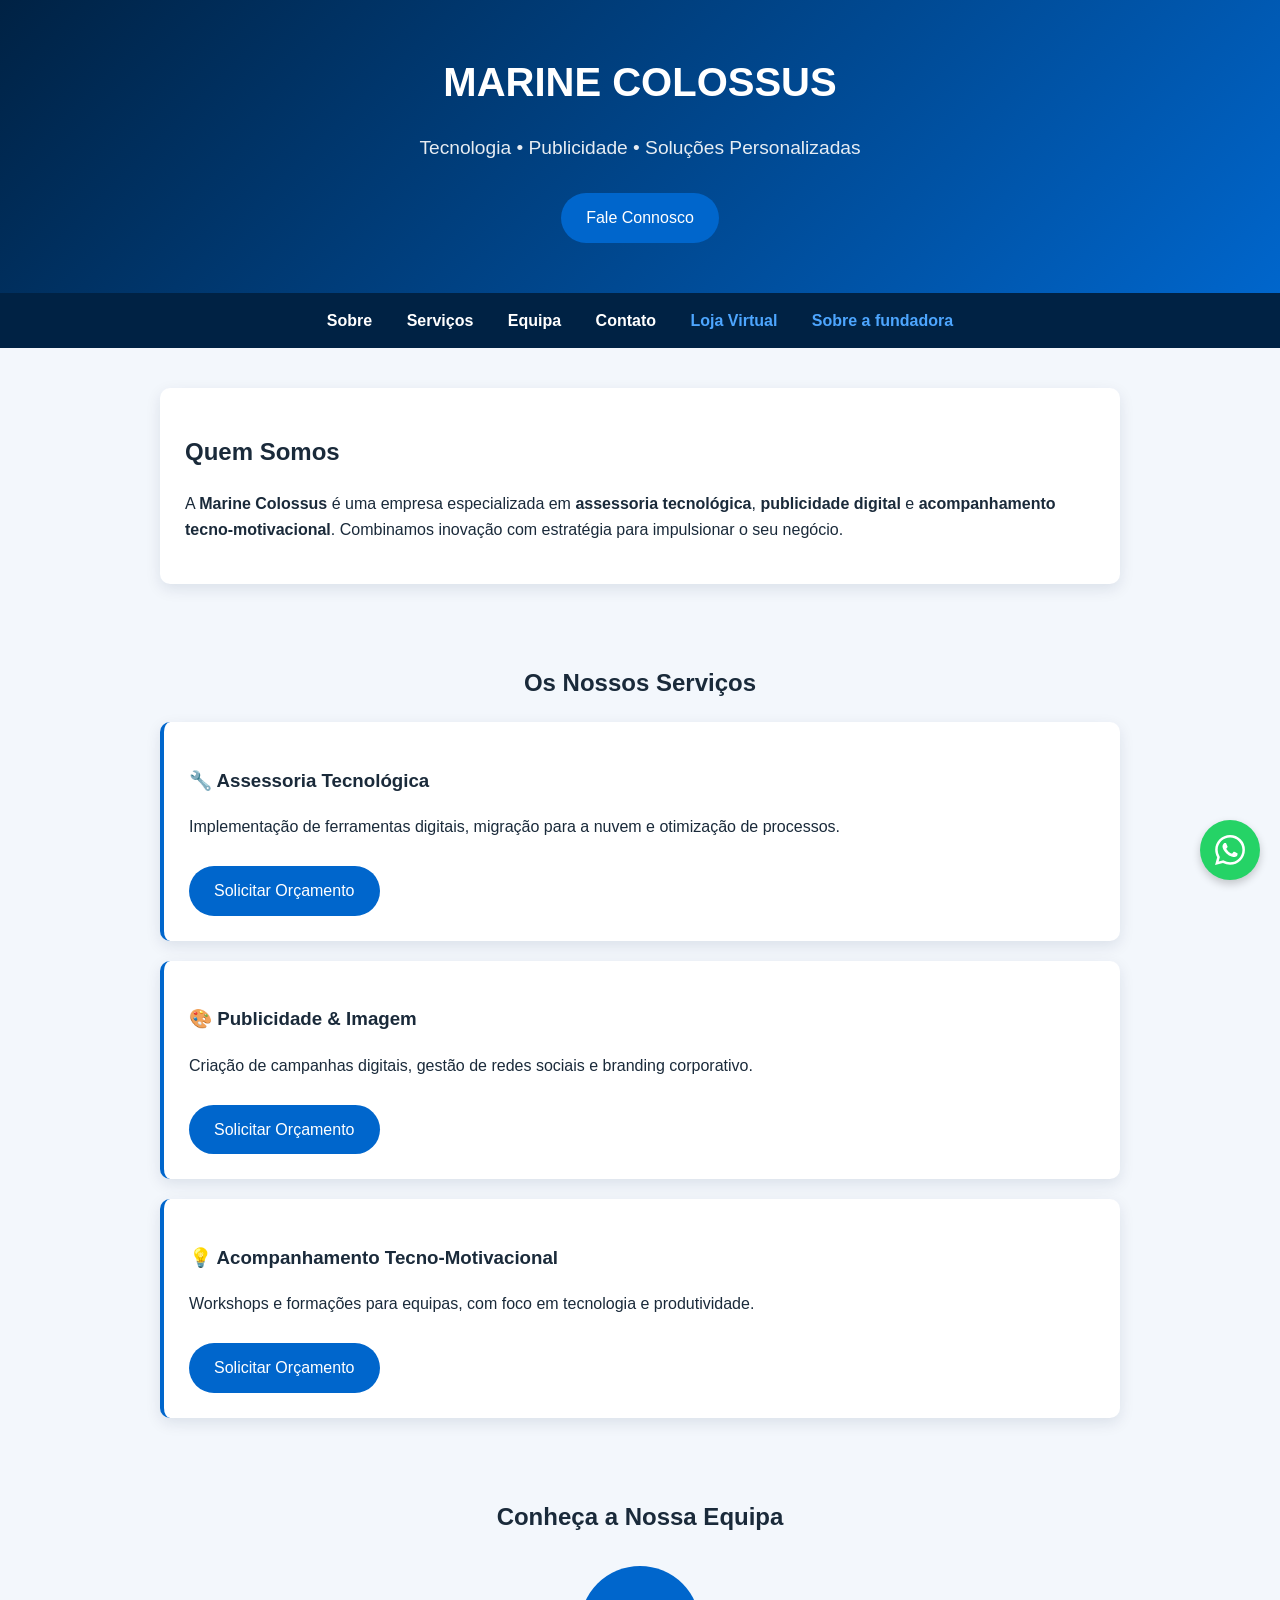
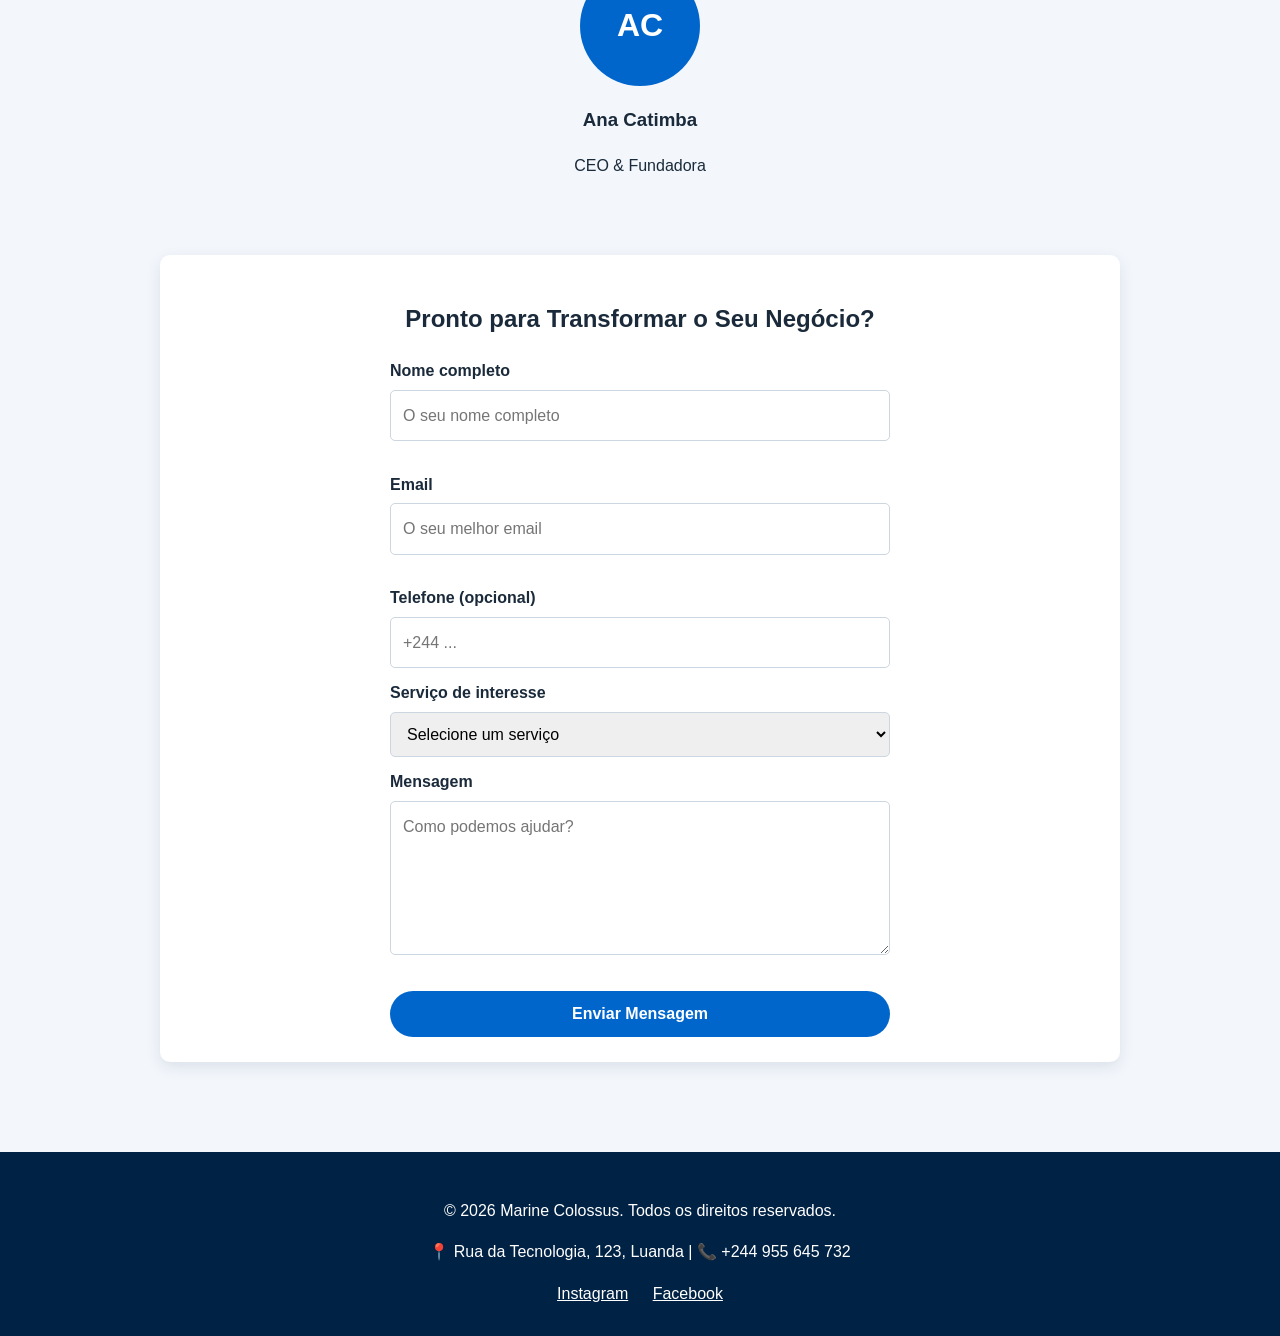
<file: index.html>
<!DOCTYPE html>
<html lang="pt">
<head>
  <meta charset="UTF-8">
  <meta name="viewport" content="width=device-width, initial-scale=1.0">
  <title>Marine Colossus | Tecnologia & Inovação</title>

  <!-- Todo o visual está neste ficheiro (as três páginas usam o mesmo) -->
  <link rel="stylesheet" href="style.css">

  <!-- "defer" faz o JS só correr depois de a página estar carregada -->
  <script src="script.js" defer></script>
</head>
<body>

  <!-- ========== CABEÇALHO (DESTAQUE) ========== -->
  <header class="topo">
    <h1>MARINE COLOSSUS</h1>
    <p>Tecnologia • Publicidade • Soluções Personalizadas</p>
    <a href="#contato" class="btn">Fale Connosco</a>
  </header>

  <!-- ========== MENU ========== -->
  <nav class="menu">
    <!-- Botão ☰ que só aparece no telemóvel (o JS abre e fecha o menu) -->
    <button class="menu-botao" type="button" aria-label="Abrir menu" aria-expanded="false">☰</button>

    <div class="menu-links">
      <a href="#sobre">Sobre</a>
      <a href="#servicos">Serviços</a>
      <a href="#equipa">Equipa</a>
      <a href="#contato">Contato</a>
      <a href="loja.html" class="destaque">Loja Virtual</a>
      <a href="pagina_pessoal.html" class="destaque">Sobre a fundadora</a>
    </div>
  </nav>

  <main>

    <!-- ========== SOBRE ========== -->
    <section id="sobre" class="container">
      <div class="card">
        <h2>Quem Somos</h2>
        <p>
          A <strong>Marine Colossus</strong> é uma empresa especializada em
          <strong>assessoria tecnológica</strong>, <strong>publicidade digital</strong>
          e <strong>acompanhamento tecno-motivacional</strong>.
          Combinamos inovação com estratégia para impulsionar o seu negócio.
        </p>
      </div>
    </section>

    <!-- ========== SERVIÇOS ========== -->
    <section id="servicos" class="container">
      <h2 class="titulo-centrado">Os Nossos Serviços</h2>

      <!-- "card-servico" acrescenta a linha azul do lado esquerdo -->
      <div class="card card-servico">
        <h3>🔧 Assessoria Tecnológica</h3>
        <p>Implementação de ferramentas digitais, migração para a nuvem e otimização de processos.</p>
        <a href="#contato" class="btn">Solicitar Orçamento</a>
      </div>

      <div class="card card-servico">
        <h3>🎨 Publicidade & Imagem</h3>
        <p>Criação de campanhas digitais, gestão de redes sociais e branding corporativo.</p>
        <a href="#contato" class="btn">Solicitar Orçamento</a>
      </div>

      <div class="card card-servico">
        <h3>💡 Acompanhamento Tecno-Motivacional</h3>
        <p>Workshops e formações para equipas, com foco em tecnologia e produtividade.</p>
        <a href="#contato" class="btn">Solicitar Orçamento</a>
      </div>
    </section>

    <!-- ========== EQUIPA ========== -->
    <section id="equipa" class="container">
      <h2 class="titulo-centrado">Conheça a Nossa Equipa</h2>

      <div class="equipa">
        <div class="membro">
          <!-- Círculo com as iniciais (troca por <img src="foto.jpg" alt="Ana Catimba"> quando tiveres a foto) -->
          <div class="avatar" aria-hidden="true">AC</div>
          <h3>Ana Catimba</h3>
          <p>CEO & Fundadora</p>
        </div>
      </div>
    </section>

    <!-- ========== CONTATO ========== -->
    <section id="contato" class="container">
      <div class="card">
        <h2 class="titulo-centrado">Pronto para Transformar o Seu Negócio?</h2>

        <!-- "novalidate" desliga os avisos do navegador: quem valida é o nosso JS -->
        <form id="form-contato" class="formulario"
              action="https://formsubmit.co/marinecolossus25@gmail.com"
              method="POST" novalidate>

          <!-- Campos ocultos do FormSubmit (o visitante não os vê) -->
          <input type="hidden" name="_captcha" value="false">
          <input type="hidden" name="_next" value="https://Ana-Maravilha.github.io/obrigado.html">
          <input type="hidden" name="_subject" value="Novo Contato - Marine Colossus">
          <input type="hidden" name="_template" value="table">
          <input type="hidden" name="_autoresponse" value="Recebemos a sua mensagem! Responderemos em até 24h.">

          <!-- Cada campo tem um <label> (ajuda leitores de ecrã) e um <p> para o erro -->
          <label for="nome">Nome completo</label>
          <input type="text" id="nome" name="Nome" placeholder="O seu nome completo">
          <p class="erro" data-erro-de="nome"></p>

          <label for="email">Email</label>
          <input type="email" id="email" name="Email" placeholder="O seu melhor email">
          <p class="erro" data-erro-de="email"></p>

          <label for="telefone">Telefone (opcional)</label>
          <input type="tel" id="telefone" name="Telefone" placeholder="+244 ...">

          <label for="servico">Serviço de interesse</label>
          <select id="servico" name="Serviço de Interesse">
            <option value="" disabled selected>Selecione um serviço</option>
            <option value="Assessoria Tecnológica">Assessoria Tecnológica</option>
            <option value="Publicidade">Publicidade & Imagem</option>
            <option value="Treinamentos">Acompanhamento Tecno-Motivacional</option>
            <option value="Outro">Outro</option>
          </select>

          <label for="mensagem">Mensagem</label>
          <textarea id="mensagem" name="Mensagem" rows="5" placeholder="Como podemos ajudar?"></textarea>
          <p class="erro" data-erro-de="mensagem"></p>

          <button type="submit" class="btn btn-largo">Enviar Mensagem</button>
        </form>
      </div>
    </section>

  </main>

  <!-- ========== RODAPÉ ========== -->
  <footer class="rodape">
    <!-- O JS escreve aqui o ano atual, por isso nunca fica desatualizado -->
    <p>© <span id="ano">2025</span> Marine Colossus. Todos os direitos reservados.</p>
    <p>📍 Rua da Tecnologia, 123, Luanda | 📞 +244 955 645 732</p>
    <div class="redes">
      <a href="#">Instagram</a>
      <a href="#">Facebook</a>
    </div>
  </footer>

  <!-- ========== BOTÕES FLUTUANTES ========== -->
  <!-- Voltar ao topo (começa escondido; o JS mostra-o ao rolar) -->
  <button id="botao-topo" class="botao-topo" type="button" aria-label="Voltar ao topo" hidden>↑</button>

  <!-- WhatsApp (um só botão, com indicativo +244) -->
  <a href="https://wa.me/244955645732" target="_blank" rel="noopener"
     class="botao-whatsapp" aria-label="Falar connosco no WhatsApp">
    <svg xmlns="http://www.w3.org/2000/svg" viewBox="0 0 24 24" width="30" height="30" fill="white" aria-hidden="true">
      <path d="M17.472 14.382c-.297-.149-1.758-.867-2.03-.967-.273-.099-.471-.148-.67.15-.197.297-.767.966-.94 1.164-.173.199-.347.223-.644.075-.297-.15-1.255-.463-2.39-1.475-.883-.788-1.48-1.761-1.653-2.059-.173-.297-.018-.458.13-.606.134-.133.298-.347.446-.52.149-.174.198-.298.298-.497.099-.198.05-.371-.025-.52-.075-.149-.669-1.612-.916-2.207-.242-.579-.487-.5-.669-.51-.173-.008-.371-.01-.57-.01-.198 0-.52.074-.792.372-.272.297-1.04 1.016-1.04 2.479 0 1.462 1.065 2.875 1.213 3.074.149.198 2.096 3.2 5.077 4.487.709.306 1.262.489 1.694.625.712.227 1.36.195 1.871.118.571-.085 1.758-.719 2.006-1.413.248-.694.248-1.289.173-1.413-.074-.124-.272-.198-.57-.347m-5.421 7.403h-.004a9.87 9.87 0 01-5.031-1.378l-.361-.214-3.741.982.998-3.648-.235-.374a9.86 9.86 0 01-1.51-5.26c.001-5.45 4.436-9.884 9.888-9.884 2.64 0 5.122 1.03 6.988 2.898a9.825 9.825 0 012.893 6.994c-.003 5.45-4.437 9.884-9.885 9.884m8.413-18.297A11.815 11.815 0 0012.05 0C5.495 0 .16 5.335.157 11.892c0 2.096.547 4.142 1.588 5.945L.057 24l6.305-1.654a11.882 11.882 0 005.683 1.448h.005c6.554 0 11.89-5.335 11.893-11.893a11.821 11.821 0 00-3.48-8.413z"/>
    </svg>
  </a>

</body>
</html>
</file>
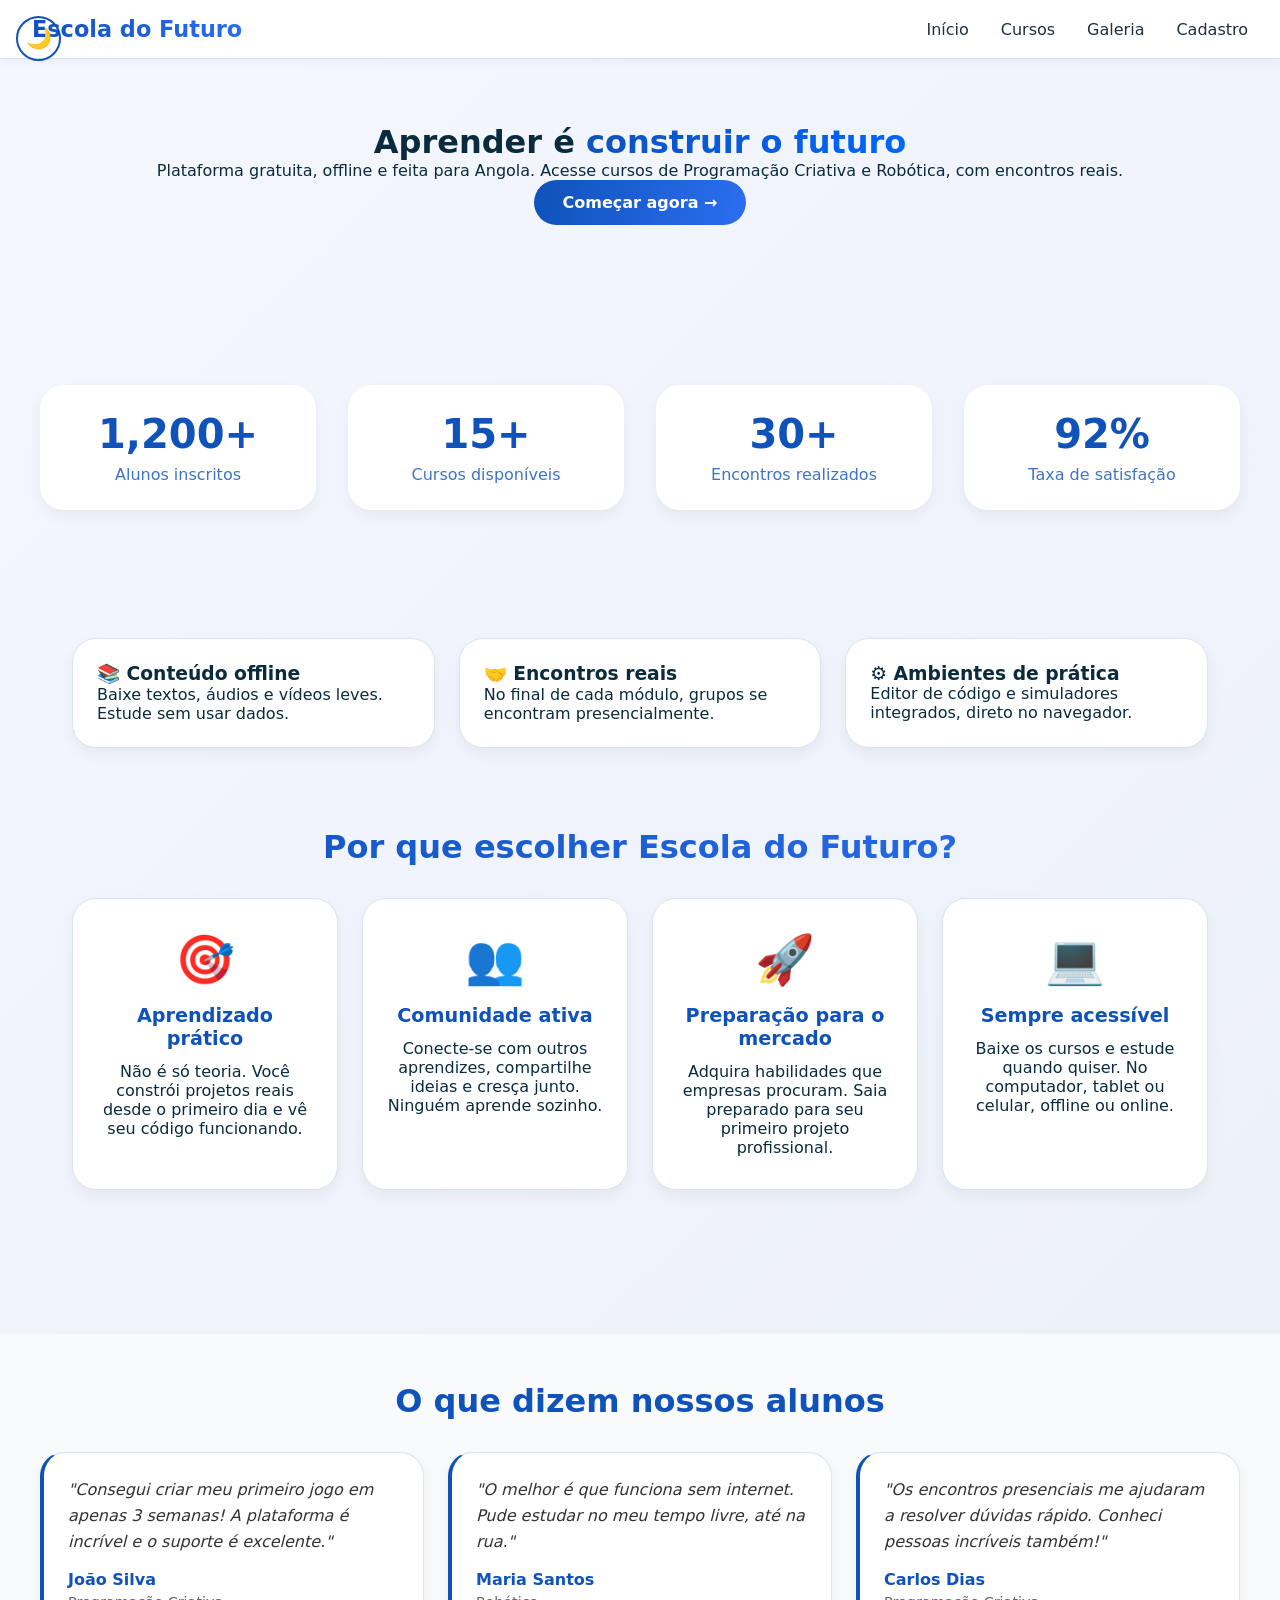
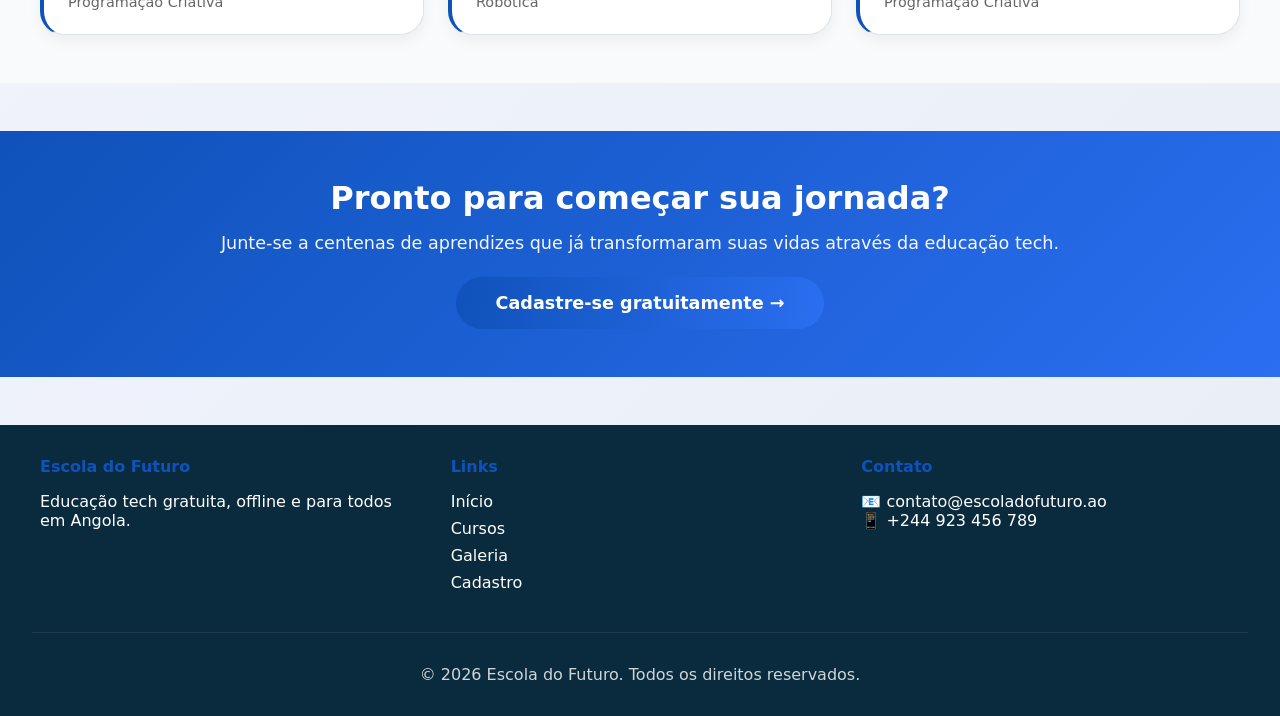
<file: deepsek/index.html>
<!DOCTYPE html>
<html lang="pt">
<head>
    <meta charset="UTF-8">
    <meta name="viewport" content="width=device-width, initial-scale=1.0, viewport-fit=cover">
    <title>Escola do Futuro</title>
    <link rel="stylesheet" href="style.css">
</head>
<body>
    <!-- Menu mobile com hambúrguer -->
    <div class="mobile-menu-container">
        <div class="hamburger" id="hamburger">
            <span></span><span></span><span></span>
        </div>
        <!-- Menu lateral mobile que aparece ao clicar no hambúrguer -->
        <nav class="mobile-nav" id="mobileNav">
            <ul>
                <li><a href="index.html">Início</a></li>
                <li><a href="dashboard.html">Cursos</a></li>
                <li><a href="galeria.html">Galeria</a></li>
                <li><a href="cadastro.html">Cadastro</a></li>
            </ul>
        </nav>
    </div>

    <!-- Menu de navegação para desktop -->
    <nav class="desktop-nav">
        <div class="logo">Escola do Futuro</div>
        <ul>
            <li><a href="index.html">Início</a></li>
            <li><a href="dashboard.html">Cursos</a></li>
            <li><a href="galeria.html">Galeria</a></li>
            <li><a href="cadastro.html">Cadastro</a></li>
        </ul>
    </nav>

    <!-- Botão fixo de toggle dark mode -->
    <button class="theme-toggle" id="themeToggle" aria-label="Alternar modo escuro">
        <span class="theme-icon">🌙</span>
    </button>

    <!-- Seção hero (banner principal) -->
    <main class="hero">
        <div class="hero-content">
            <h1>Aprender é <span class="gradient-text">construir o futuro</span></h1>
            <p>Plataforma gratuita, offline e feita para Angola. Acesse cursos de Programação Criativa e Robótica, com encontros reais.</p>
            <a href="cadastro.html" class="btn-primary">Começar agora →</a>
        </div>
    </main>

    <!-- Seção de estatísticas da plataforma (dashboard) -->
    <section class="stats-section">
        <div class="stats-container">
            <div class="card stat-card">
                <div class="stat-item">
                    <div class="stat-number">1,200+</div>
                    <div class="stat-label">Alunos inscritos</div>
                </div>
            </div>
            <div class="card stat-card">
                <div class="stat-item">
                    <div class="stat-number">15+</div>
                    <div class="stat-label">Cursos disponíveis</div>
                </div>
            </div>
            <div class="card stat-card">
                <div class="stat-item">
                    <div class="stat-number">30+</div>
                    <div class="stat-label">Encontros realizados</div>
                </div>
            </div>
            <div class="card stat-card">
                <div class="stat-item">
                    <div class="stat-number">92%</div>
                    <div class="stat-label">Taxa de satisfação</div>
                </div>
            </div>
        </div>
    </section>

    <!-- Seção de características principais -->
    <section class="features">
        <div class="card feature-card">
            <h3>📚 Conteúdo offline</h3>
            <p>Baixe textos, áudios e vídeos leves. Estude sem usar dados.</p>
        </div>
        <div class="card feature-card">
            <h3>🤝 Encontros reais</h3>
            <p>No final de cada módulo, grupos se encontram presencialmente.</p>
        </div>
        <div class="card feature-card">
            <h3>⚙️ Ambientes de prática</h3>
            <p>Editor de código e simuladores integrados, direto no navegador.</p>
        </div>
    </section>

    <!-- Seção explicando por que escolher a plataforma -->
    <section class="why-section">
        <h2>Por que escolher Escola do Futuro?</h2>
        <div class="why-grid">
            <div class="card why-card">
                <div class="why-icon">🎯</div>
                <h3>Aprendizado prático</h3>
                <p>Não é só teoria. Você constrói projetos reais desde o primeiro dia e vê seu código funcionando.</p>
            </div>
            <div class="card why-card">
                <div class="why-icon">👥</div>
                <h3>Comunidade ativa</h3>
                <p>Conecte-se com outros aprendizes, compartilhe ideias e cresça junto. Ninguém aprende sozinho.</p>
            </div>
            <div class="card why-card">
                <div class="why-icon">🚀</div>
                <h3>Preparação para o mercado</h3>
                <p>Adquira habilidades que empresas procuram. Saia preparado para seu primeiro projeto profissional.</p>
            </div>
            <div class="card why-card">
                <div class="why-icon">💻</div>
                <h3>Sempre acessível</h3>
                <p>Baixe os cursos e estude quando quiser. No computador, tablet ou celular, offline ou online.</p>
            </div>
        </div>
    </section>

    <!-- Seção de depoimentos de alunos -->
    <section class="testimonials-section">
        <h2>O que dizem nossos alunos</h2>
        <div class="testimonials-grid">
            <div class="card testimonial-card">
                <p>"Consegui criar meu primeiro jogo em apenas 3 semanas! A plataforma é incrível e o suporte é excelente."</p>
                <div class="testimonial-author">
                    <strong>João Silva</strong>
                    <span>Programação Criativa</span>
                </div>
            </div>
            <div class="card testimonial-card">
                <p>"O melhor é que funciona sem internet. Pude estudar no meu tempo livre, até na rua."</p>
                <div class="testimonial-author">
                    <strong>Maria Santos</strong>
                    <span>Robótica</span>
                </div>
            </div>
            <div class="card testimonial-card">
                <p>"Os encontros presenciais me ajudaram a resolver dúvidas rápido. Conheci pessoas incríveis também!"</p>
                <div class="testimonial-author">
                    <strong>Carlos Dias</strong>
                    <span>Programação Criativa</span>
                </div>
            </div>
        </div>
    </section>

    <!-- Seção com chamada para ação final (conversão) -->
    <section class="cta-section">
        <div class="cta-content">
            <h2>Pronto para começar sua jornada?</h2>
            <p>Junte-se a centenas de aprendizes que já transformaram suas vidas através da educação tech.</p>
            <a href="cadastro.html" class="btn-primary btn-large">Cadastre-se gratuitamente →</a>
        </div>
    </section>

    <!-- Footer com informações e links -->
    <footer class="footer">
        <div class="footer-content">
            <div class="footer-section">
                <h4>Escola do Futuro</h4>
                <p>Educação tech gratuita, offline e para todos em Angola.</p>
            </div>
            <div class="footer-section">
                <h4>Links</h4>
                <ul>
                    <li><a href="index.html">Início</a></li>
                    <li><a href="dashboard.html">Cursos</a></li>
                    <li><a href="galeria.html">Galeria</a></li>
                    <li><a href="cadastro.html">Cadastro</a></li>
                </ul>
            </div>
            <div class="footer-section">
                <h4>Contato</h4>
                <p>📧 contato@escoladofuturo.ao<br>📱 +244 923 456 789</p>
            </div>
        </div>
        <div class="footer-bottom">
            <p>&copy; 2026 Escola do Futuro. Todos os direitos reservados.</p>
        </div>
    </footer>

    <!-- Script que controla interações (menu hambúrguer, formulários, etc) -->
    <script src="script.js"></script>
</body>
</html>
</file>
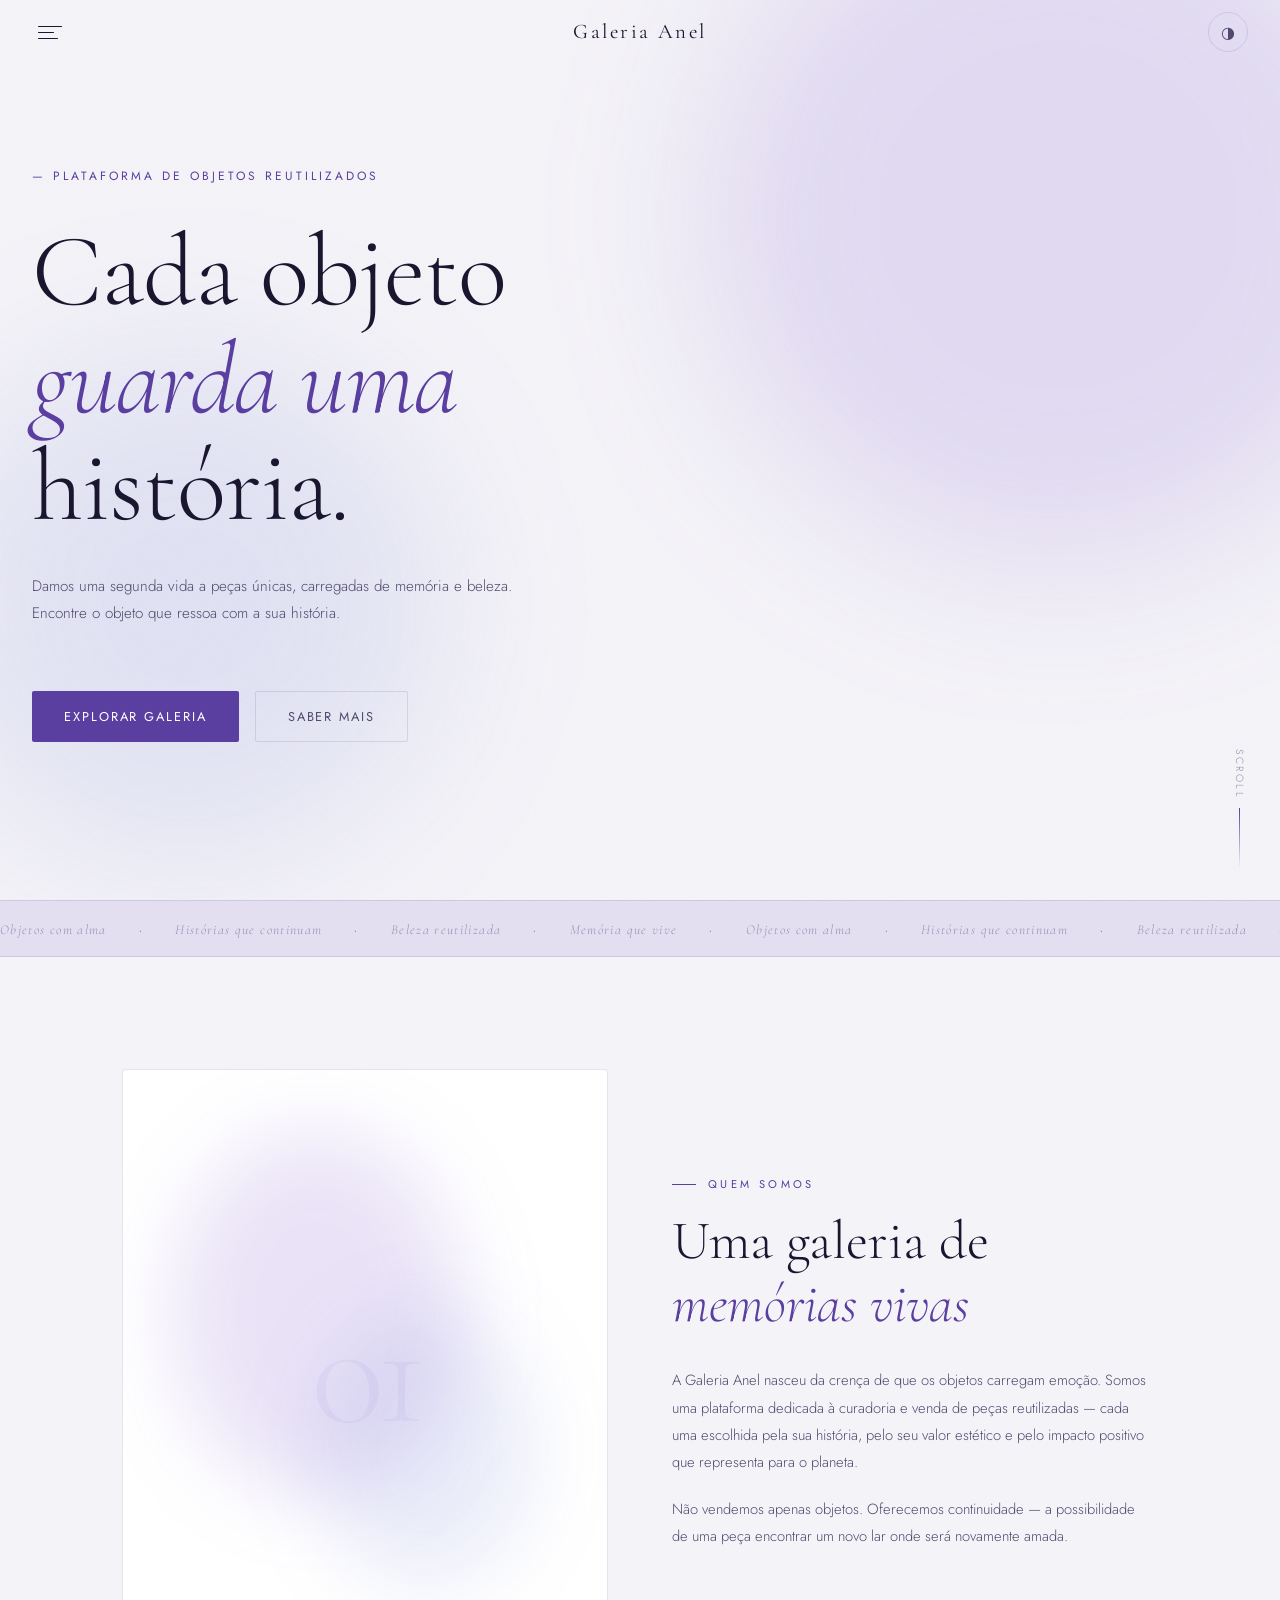
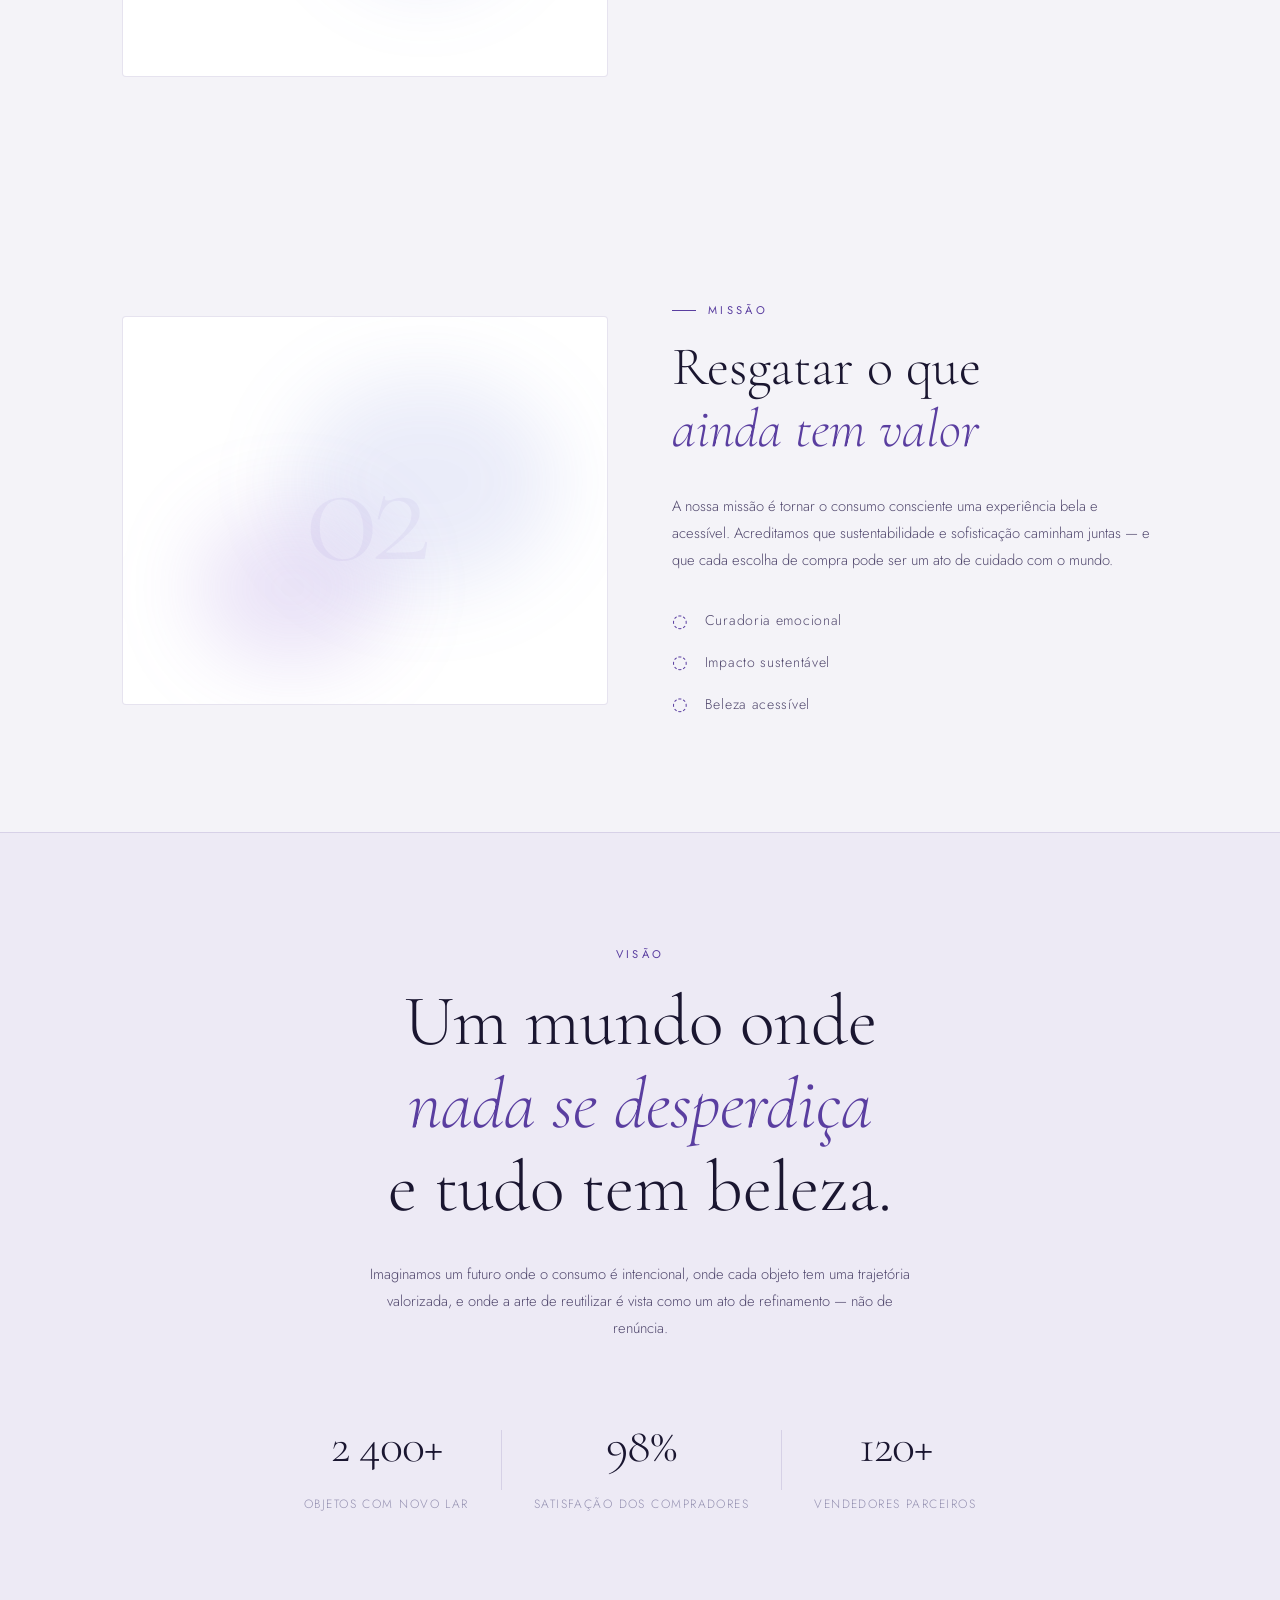
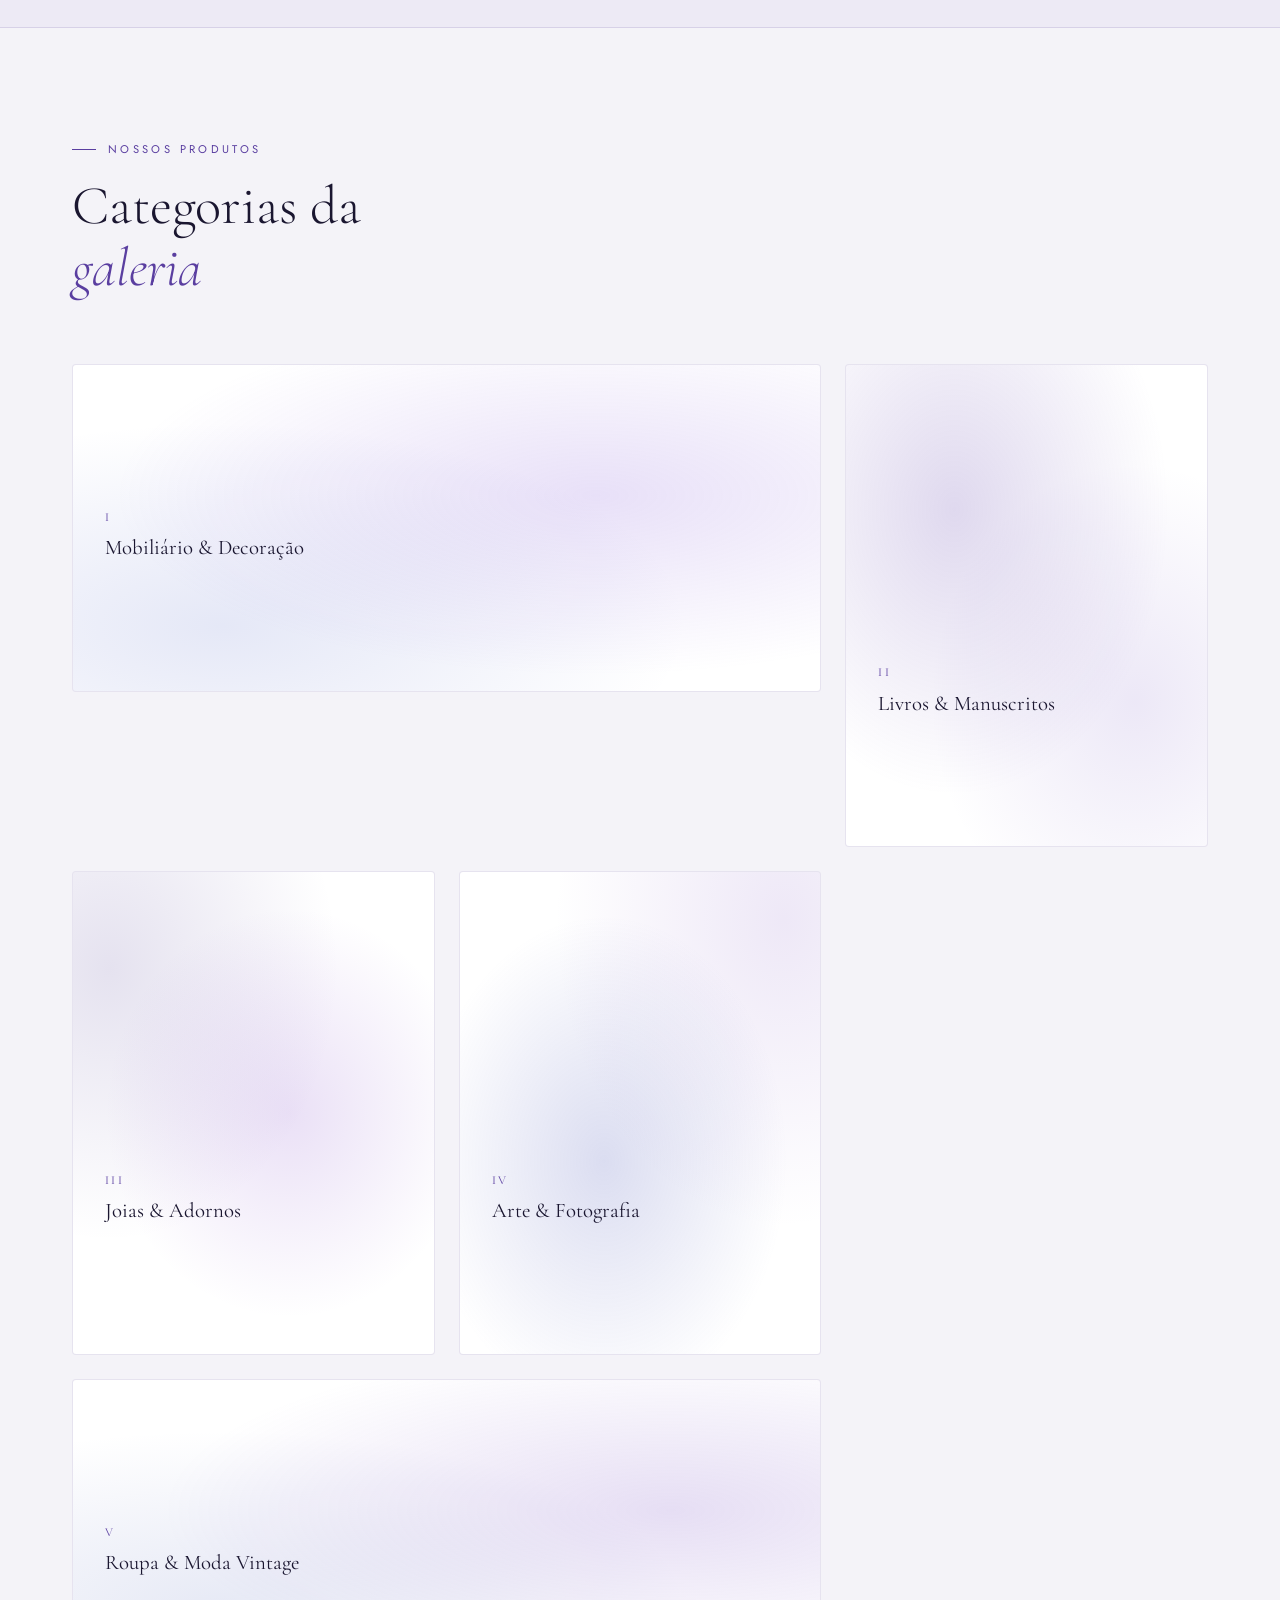
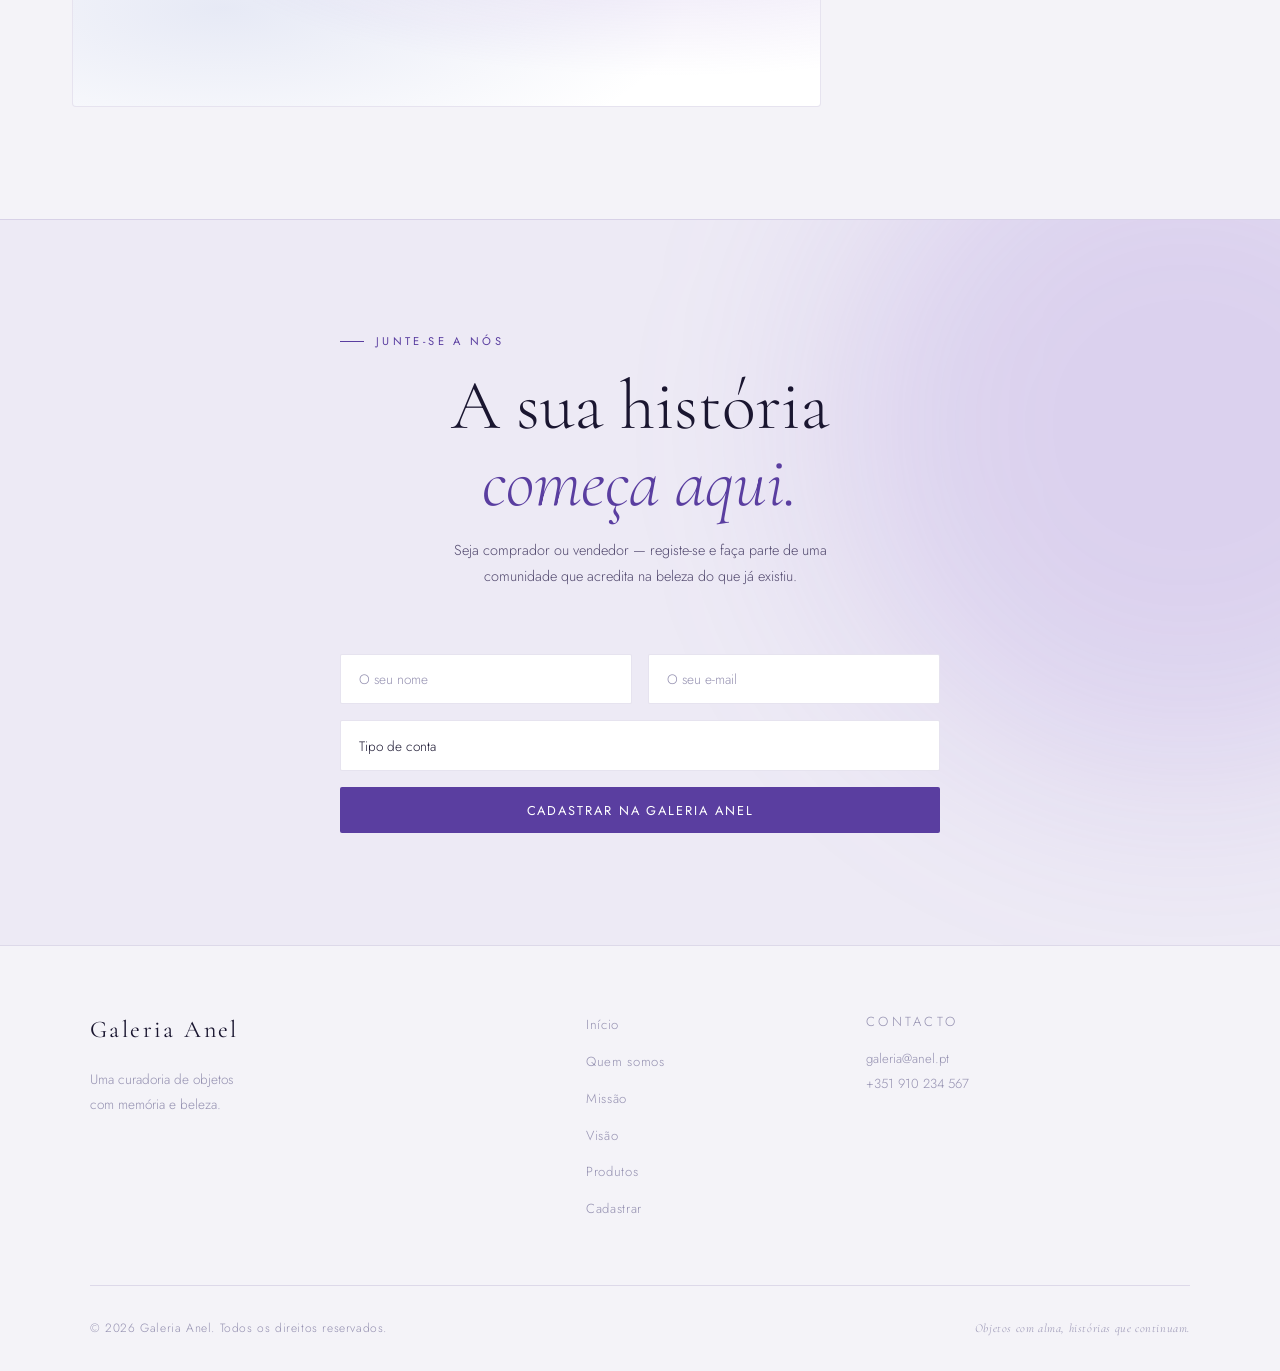
<file: galeriaanel/index.html>
<!DOCTYPE html>
<html lang="pt" data-theme="dark">
<head>
  <meta charset="UTF-8" />
  <meta name="viewport" content="width=device-width, initial-scale=1.0" />
  <title>Galeria Anel — Objetos com História</title>
  <link rel="stylesheet" href="style.css" />
  <link rel="preconnect" href="https://fonts.googleapis.com" />
  <link rel="preconnect" href="https://fonts.gstatic.com" crossorigin />
  <link href="https://fonts.googleapis.com/css2?family=Cormorant+Garamond:ital,wght@0,300;0,400;0,500;1,300;1,400&family=Jost:wght@200;300;400;500&display=swap" rel="stylesheet" />
</head>
<body>

  <!-- OVERLAY sidebar -->
  <div class="sidebar-overlay" id="sidebarOverlay"></div>

  <!-- SIDEBAR -->
  <aside class="sidebar" id="sidebar" aria-hidden="true">
    <div class="sidebar-header">
      <span class="sidebar-logo">G·A</span>
      <button class="sidebar-close" id="sidebarClose" aria-label="Fechar menu">✕</button>
    </div>
    <nav class="sidebar-nav">
      <ul>
        <li><a href="#inicio" class="sidebar-link" data-close>
          <span class="link-num">01</span>Início
        </a></li>
        <li><a href="#quem-somos" class="sidebar-link" data-close>
          <span class="link-num">02</span>Quem somos
        </a></li>
        <li><a href="#missao" class="sidebar-link" data-close>
          <span class="link-num">03</span>Missão
        </a></li>
        <li><a href="#visao" class="sidebar-link" data-close>
          <span class="link-num">04</span>Visão
        </a></li>
        <li><a href="#produtos" class="sidebar-link" data-close>
          <span class="link-num">05</span>Nossos produtos
        </a></li>
        <li><a href="#cadastrar" class="sidebar-link" data-close>
          <span class="link-num">06</span>Cadastrar
        </a></li>
      </ul>
    </nav>
    <div class="sidebar-footer">
      <p>Cada objeto guarda<br/><em>uma história.</em></p>
    </div>
  </aside>

  <!-- HEADER -->
  <header class="header" id="header">
    <button class="hamburger" id="hamburgerBtn" aria-label="Abrir menu" aria-expanded="false">
      <span></span><span></span><span></span>
    </button>
    <a href="#inicio" class="header-logo">Galeria Anel</a>
    <button class="theme-toggle" id="themeToggle" aria-label="Alternar tema">
      <span class="theme-icon-sun">☀</span>
      <span class="theme-icon-moon">◑</span>
    </button>
  </header>

  <!-- MAIN -->
  <main>

    <!-- HERO -->
    <section class="hero" id="inicio">
      <div class="hero-bg">
        <div class="hero-orb hero-orb-1"></div>
        <div class="hero-orb hero-orb-2"></div>
        <div class="hero-grain"></div>
      </div>
      <div class="hero-content">
        <p class="hero-eyebrow">— plataforma de objetos reutilizados</p>
        <h1 class="hero-title">
          Cada objeto<br/>
          <em>guarda uma</em><br/>
          história.
        </h1>
        <p class="hero-subtitle">
          Damos uma segunda vida a peças únicas, carregadas de memória e beleza.<br/>
          Encontre o objeto que ressoa com a sua história.
        </p>
        <div class="hero-actions">
          <a href="#produtos" class="btn-primary">Explorar galeria</a>
          <a href="#quem-somos" class="btn-ghost">Saber mais</a>
        </div>
      </div>
      <div class="hero-scroll-hint" aria-hidden="true">
        <span>scroll</span>
        <div class="scroll-line"></div>
      </div>
    </section>

    <!-- MANIFESTO STRIP -->
    <div class="manifesto-strip" aria-hidden="true">
      <div class="manifesto-track">
        <span>Objetos com alma</span><span class="dot">·</span>
        <span>Histórias que continuam</span><span class="dot">·</span>
        <span>Beleza reutilizada</span><span class="dot">·</span>
        <span>Memória que vive</span><span class="dot">·</span>
        <span>Objetos com alma</span><span class="dot">·</span>
        <span>Histórias que continuam</span><span class="dot">·</span>
        <span>Beleza reutilizada</span><span class="dot">·</span>
        <span>Memória que vive</span><span class="dot">·</span>
      </div>
    </div>

    <!-- QUEM SOMOS -->
    <section class="section section-split" id="quem-somos">
      <div class="section-visual">
        <div class="visual-frame">
          <div class="visual-inner">
            <div class="visual-shape vs-1"></div>
            <div class="visual-shape vs-2"></div>
            <div class="visual-number">01</div>
          </div>
        </div>
      </div>
      <div class="section-text">
        <p class="section-label">Quem somos</p>
        <h2 class="section-title">Uma galeria de<br/><em>memórias vivas</em></h2>
        <p class="section-body">
          A Galeria Anel nasceu da crença de que os objetos carregam emoção. 
          Somos uma plataforma dedicada à curadoria e venda de peças reutilizadas — 
          cada uma escolhida pela sua história, pelo seu valor estético e pelo 
          impacto positivo que representa para o planeta.
        </p>
        <p class="section-body">
          Não vendemos apenas objetos. Oferecemos continuidade — a possibilidade 
          de uma peça encontrar um novo lar onde será novamente amada.
        </p>
      </div>
    </section>

    <!-- MISSÃO -->
    <section class="section section-split section-reverse" id="missao">
      <div class="section-text">
        <p class="section-label">Missão</p>
        <h2 class="section-title">Resgatar o que<br/><em>ainda tem valor</em></h2>
        <p class="section-body">
          A nossa missão é tornar o consumo consciente uma experiência 
          bela e acessível. Acreditamos que sustentabilidade e sofisticação 
          caminham juntas — e que cada escolha de compra pode ser um 
          ato de cuidado com o mundo.
        </p>
        <div class="mission-pillars">
          <div class="pillar">
            <span class="pillar-icon">◌</span>
            <span>Curadoria emocional</span>
          </div>
          <div class="pillar">
            <span class="pillar-icon">◌</span>
            <span>Impacto sustentável</span>
          </div>
          <div class="pillar">
            <span class="pillar-icon">◌</span>
            <span>Beleza acessível</span>
          </div>
        </div>
      </div>
      <div class="section-visual">
        <div class="visual-frame visual-frame-alt">
          <div class="visual-inner">
            <div class="visual-shape vs-3"></div>
            <div class="visual-shape vs-4"></div>
            <div class="visual-number">02</div>
          </div>
        </div>
      </div>
    </section>

    <!-- VISÃO -->
    <section class="section section-center" id="visao">
      <div class="section-center-inner">
        <p class="section-label">Visão</p>
        <h2 class="section-title section-title-lg">
          Um mundo onde<br/><em>nada se desperdiça</em><br/>e tudo tem beleza.
        </h2>
        <p class="section-body section-body-center">
          Imaginamos um futuro onde o consumo é intencional, onde cada 
          objeto tem uma trajetória valorizada, e onde a arte de reutilizar 
          é vista como um ato de refinamento — não de renúncia.
        </p>
        <div class="vision-stats">
          <div class="vstat">
            <span class="vstat-num">2 400+</span>
            <span class="vstat-label">Objetos com novo lar</span>
          </div>
          <div class="vstat-divider"></div>
          <div class="vstat">
            <span class="vstat-num">98%</span>
            <span class="vstat-label">Satisfação dos compradores</span>
          </div>
          <div class="vstat-divider"></div>
          <div class="vstat">
            <span class="vstat-num">120+</span>
            <span class="vstat-label">Vendedores parceiros</span>
          </div>
        </div>
      </div>
    </section>

    <!-- PRODUTOS -->
    <section class="section" id="produtos">
      <div class="products-header">
        <p class="section-label">Nossos produtos</p>
        <h2 class="section-title">Categorias da<br/><em>galeria</em></h2>
      </div>
      <div class="products-grid">

        <article class="product-card pc-wide">
          <div class="pc-bg pc-bg-1"></div>
          <div class="pc-content">
            <span class="pc-cat">I</span>
            <h3 class="pc-title">Mobiliário & Decoração</h3>
            <p class="pc-desc">Peças que redefinem espaços. Cadeiras, mesas, espelhos e objetos decorativos com carácter único.</p>
            <span class="pc-arrow">→</span>
          </div>
        </article>

        <article class="product-card">
          <div class="pc-bg pc-bg-2"></div>
          <div class="pc-content">
            <span class="pc-cat">II</span>
            <h3 class="pc-title">Livros & Manuscritos</h3>
            <p class="pc-desc">Palavras que atravessaram o tempo. Obras raras, diários antigos e edições especiais.</p>
            <span class="pc-arrow">→</span>
          </div>
        </article>

        <article class="product-card">
          <div class="pc-bg pc-bg-3"></div>
          <div class="pc-content">
            <span class="pc-cat">III</span>
            <h3 class="pc-title">Joias & Adornos</h3>
            <p class="pc-desc">Peças que adornam com história. Cada joia carrega a memória de quem a amou antes.</p>
            <span class="pc-arrow">→</span>
          </div>
        </article>

        <article class="product-card">
          <div class="pc-bg pc-bg-4"></div>
          <div class="pc-content">
            <span class="pc-cat">IV</span>
            <h3 class="pc-title">Arte & Fotografia</h3>
            <p class="pc-desc">Obras originais, gravuras e fotografias analógicas. Arte que merece uma nova parede.</p>
            <span class="pc-arrow">→</span>
          </div>
        </article>

        <article class="product-card pc-wide">
          <div class="pc-bg pc-bg-5"></div>
          <div class="pc-content">
            <span class="pc-cat">V</span>
            <h3 class="pc-title">Roupa & Moda Vintage</h3>
            <p class="pc-desc">Vestuário com alma. Peças selecionadas pela qualidade, corte e história que guardam.</p>
            <span class="pc-arrow">→</span>
          </div>
        </article>

      </div>
    </section>

    <!-- CTA / CADASTRAR -->
    <section class="cta-section" id="cadastrar">
      <div class="cta-orb"></div>
      <div class="cta-inner">
        <p class="section-label">Junte-se a nós</p>
        <h2 class="cta-title">A sua história<br/><em>começa aqui.</em></h2>
        <p class="cta-body">
          Seja comprador ou vendedor — registe-se e faça parte de uma 
          comunidade que acredita na beleza do que já existiu.
        </p>
        <form class="cta-form" onsubmit="handleForm(event)">
          <div class="cta-form-row">
            <input type="text" placeholder="O seu nome" required aria-label="Nome" />
            <input type="email" placeholder="O seu e-mail" required aria-label="E-mail" />
          </div>
          <div class="cta-form-row">
            <select aria-label="Tipo de conta">
              <option value="" disabled selected>Tipo de conta</option>
              <option value="comprador">Comprador</option>
              <option value="vendedor">Vendedor</option>
              <option value="ambos">Ambos</option>
            </select>
          </div>
          <button type="submit" class="btn-primary btn-full">Cadastrar na Galeria Anel</button>
        </form>
        <div class="cta-success" id="ctaSuccess" aria-live="polite">
          <span>✓</span> Registo recebido. Entraremos em contacto em breve.
        </div>
      </div>
    </section>

  </main>

  <!-- FOOTER -->
  <footer class="footer">
    <div class="footer-top">
      <div class="footer-brand">
        <span class="footer-logo">Galeria Anel</span>
        <p>Uma curadoria de objetos<br/>com memória e beleza.</p>
      </div>
      <nav class="footer-nav">
        <ul>
          <li><a href="#inicio">Início</a></li>
          <li><a href="#quem-somos">Quem somos</a></li>
          <li><a href="#missao">Missão</a></li>
          <li><a href="#visao">Visão</a></li>
          <li><a href="#produtos">Produtos</a></li>
          <li><a href="#cadastrar">Cadastrar</a></li>
        </ul>
      </nav>
      <div class="footer-contact">
        <p class="footer-contact-label">Contacto</p>
        <p>galeria@anel.pt</p>
        <p>+351 910 234 567</p>
      </div>
    </div>
    <div class="footer-bottom">
      <p>© 2026 Galeria Anel. Todos os direitos reservados.</p>
      <p class="footer-tagline">Objetos com alma, histórias que continuam.</p>
    </div>
  </footer>

  <script src="script.js"></script>
</body>
</html>
</file>
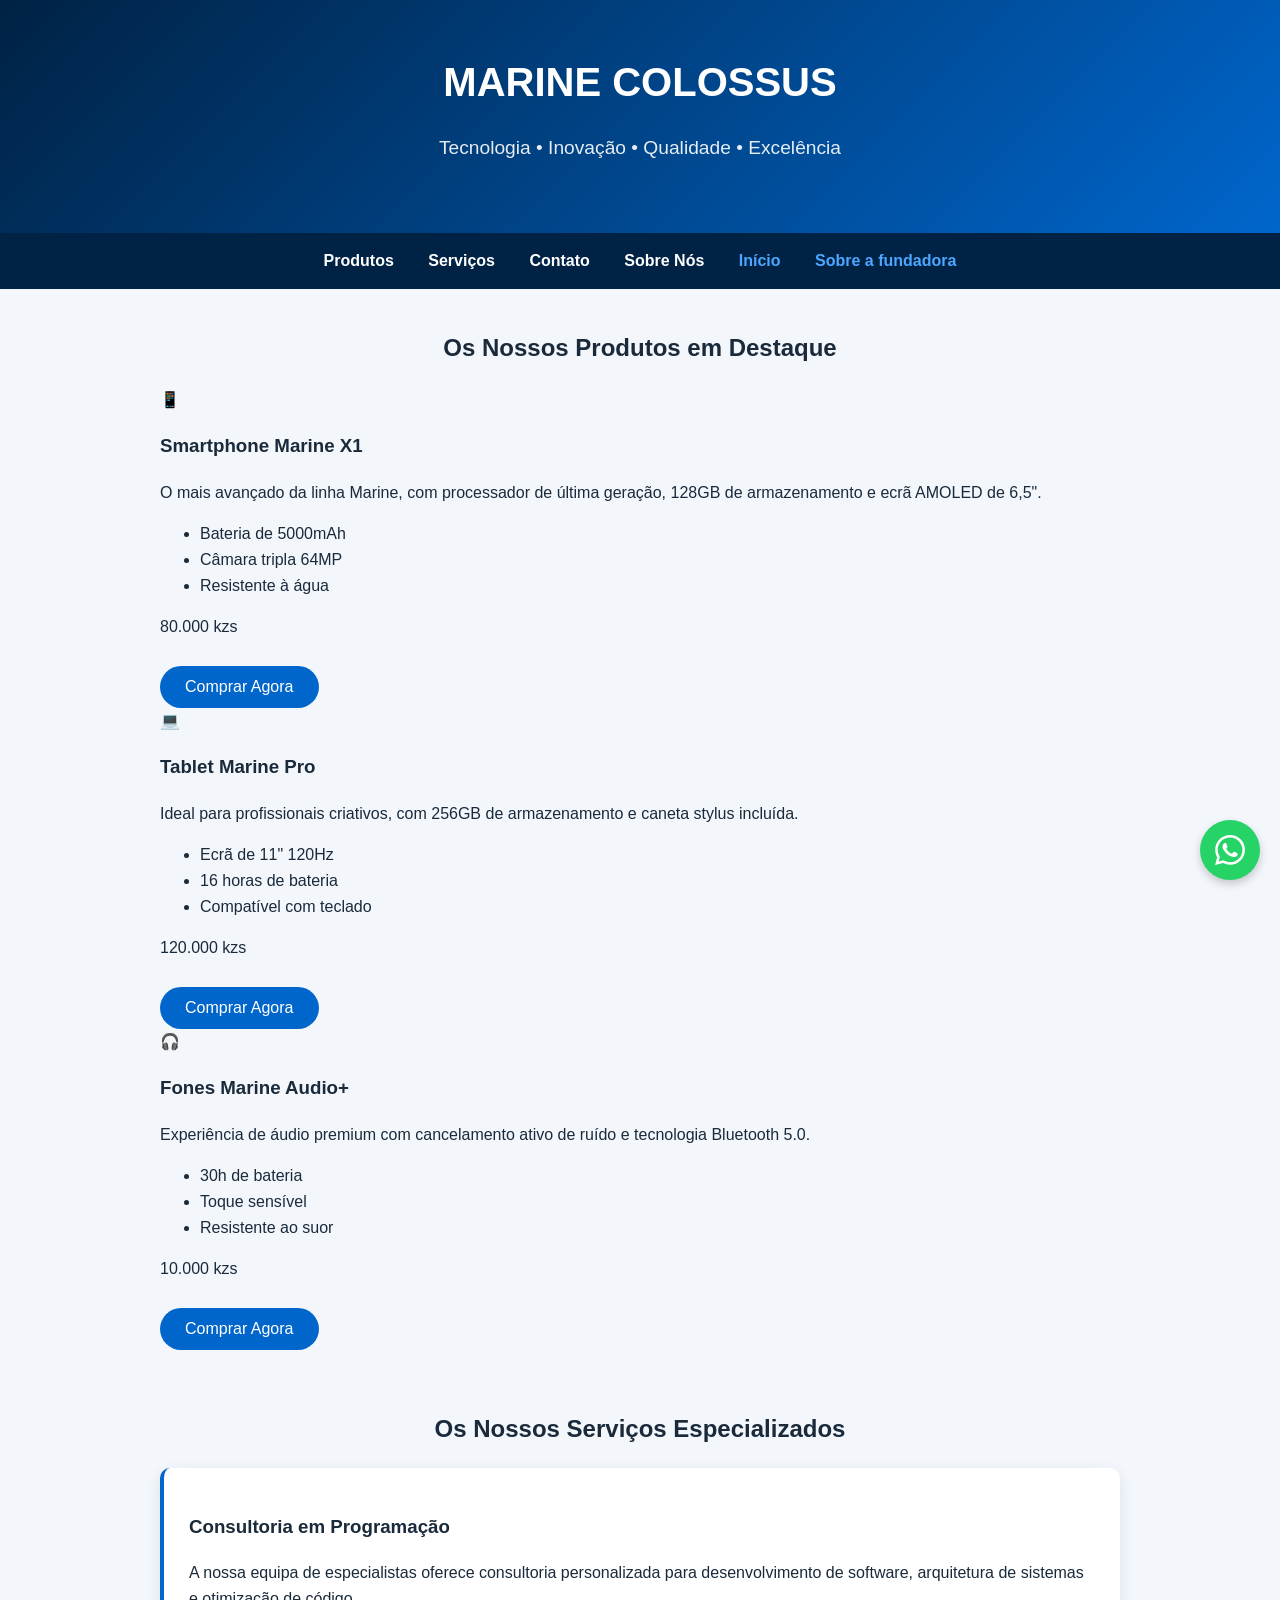
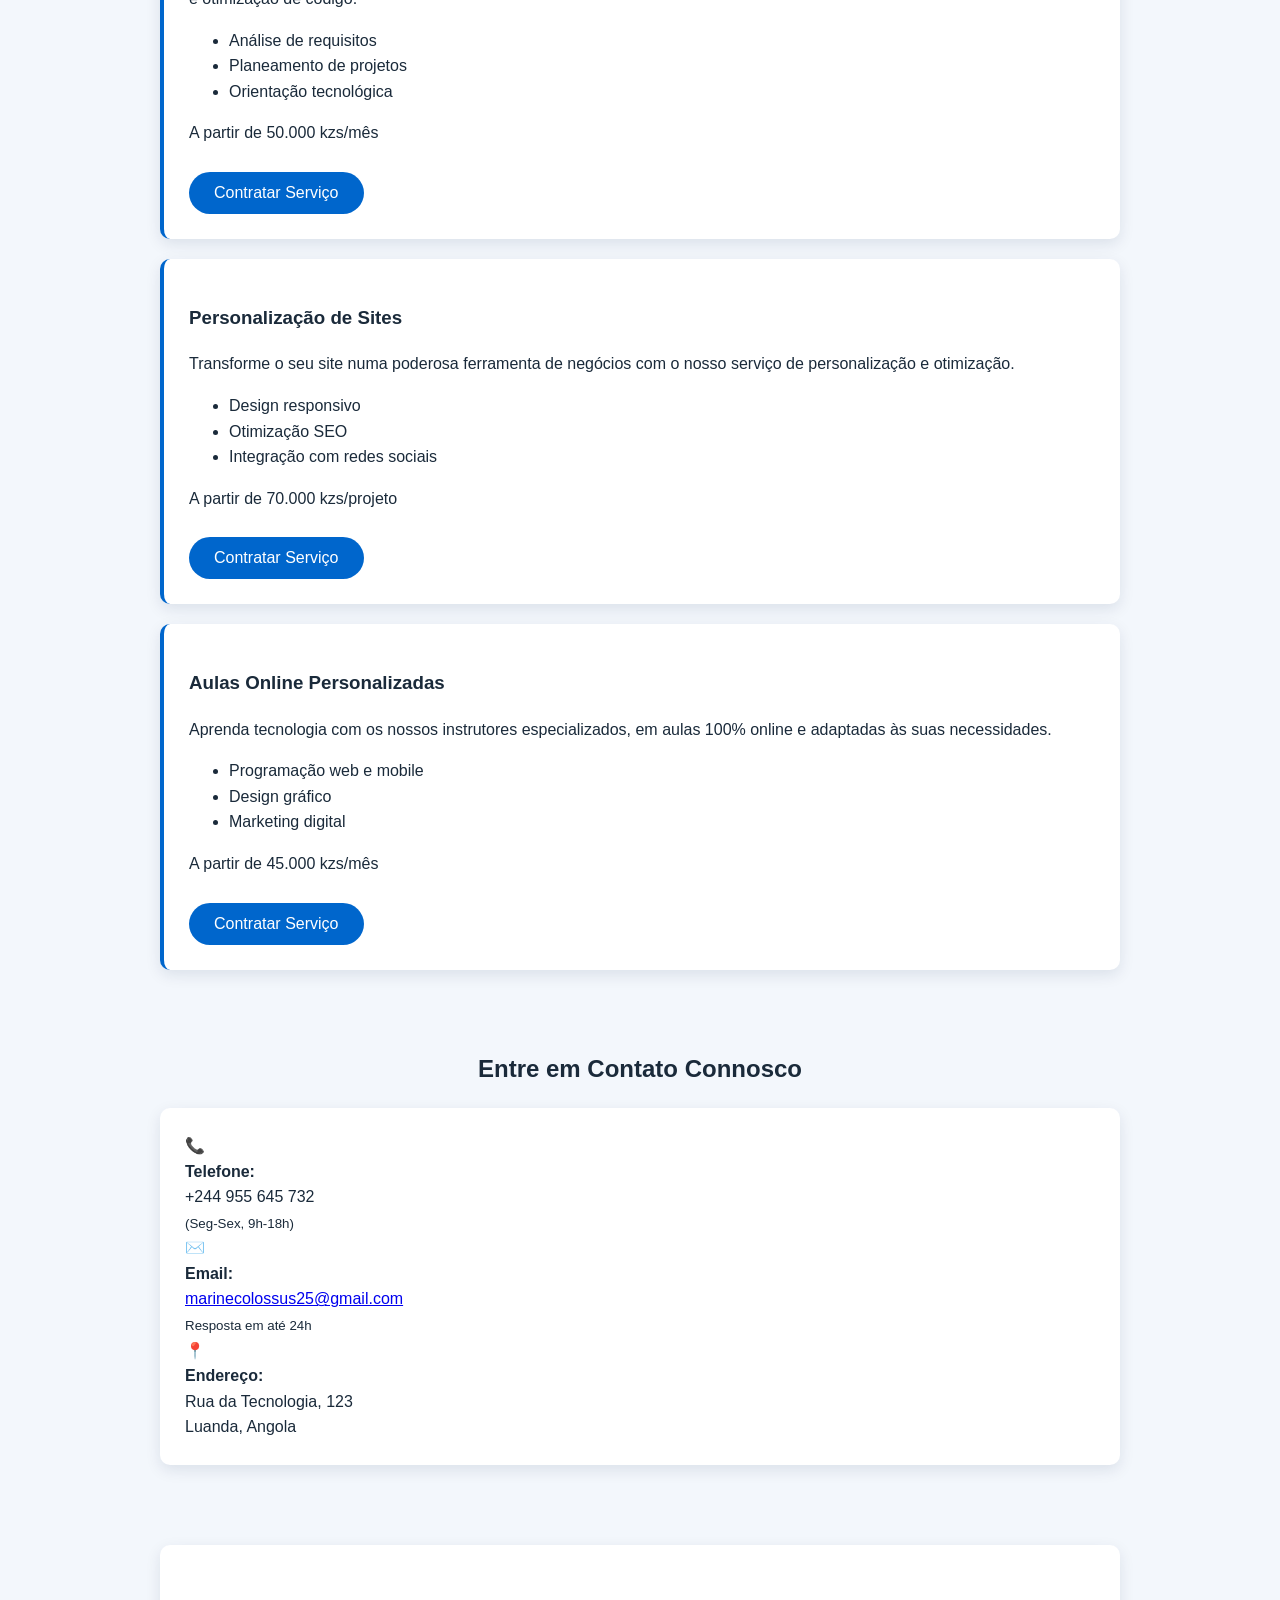
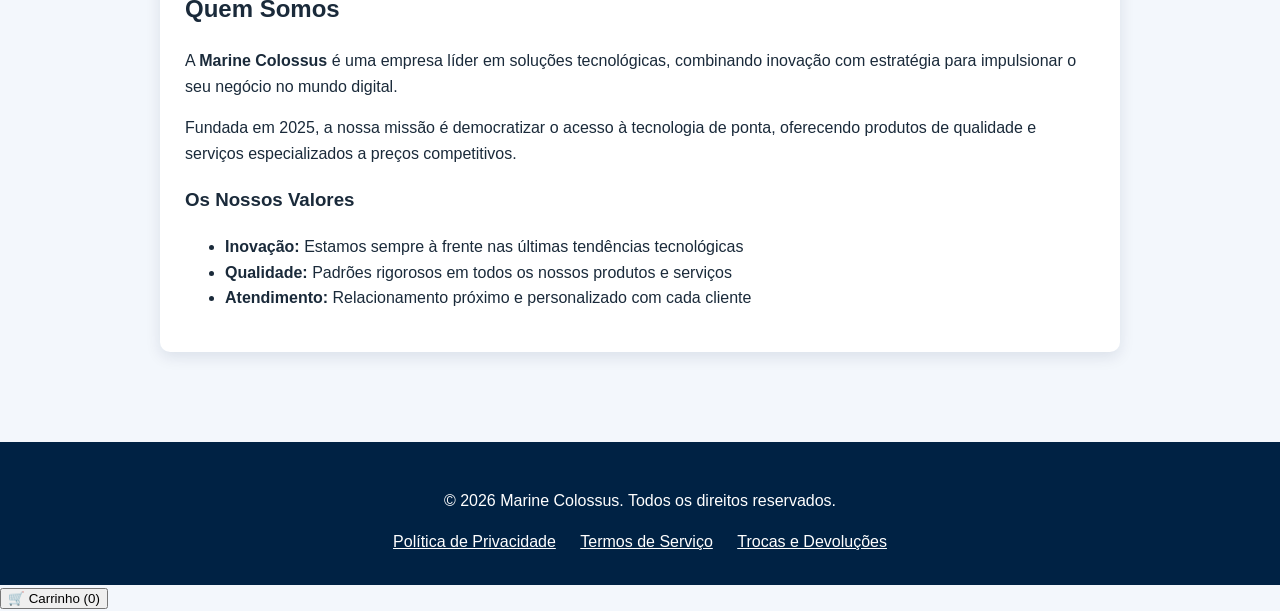
<file: loja.html>
<!DOCTYPE html>
<html lang="pt">
<head>
  <meta charset="UTF-8">
  <meta name="viewport" content="width=device-width, initial-scale=1.0">
  <title>Loja Marine Colossus | Tecnologia & Inovação</title>

  <!-- Os mesmos ficheiros do index.html e da pagina_pessoal.html -->
  <link rel="stylesheet" href="style.css">
  <script src="script.js" defer></script>
</head>
<body>

  <!-- ========== CABEÇALHO ========== -->
  <header class="topo">
    <h1>MARINE COLOSSUS</h1>
    <p>Tecnologia • Inovação • Qualidade • Excelência</p>
  </header>

  <!-- ========== MENU ========== -->
  <nav class="menu">
    <button class="menu-botao" type="button" aria-label="Abrir menu" aria-expanded="false">☰</button>

    <div class="menu-links">
      <a href="#produtos">Produtos</a>
      <a href="#servicos">Serviços</a>
      <a href="#contato">Contato</a>
      <a href="#sobre">Sobre Nós</a>
      <a href="index.html" class="destaque">Início</a>
      <a href="pagina_pessoal.html" class="destaque">Sobre a fundadora</a>
    </div>
  </nav>

  <main>

    <!-- ========== PRODUTOS ========== -->
    <section id="produtos" class="container">
      <h2 class="titulo-centrado">Os Nossos Produtos em Destaque</h2>

      <div class="produtos">

        <!-- Produto 1
             O botão leva o nome e o preço em data-nome e data-preco.
             O JS lê estes dois valores ao clicar. O preço é só o número, sem "kzs". -->
        <div class="produto">
          <!-- Quando tiveres a foto, troca esta caixa por:
               <img src="smartphone.jpg" alt="Smartphone Marine X1"> -->
          <div class="produto-img" aria-hidden="true">📱</div>
          <h3>Smartphone Marine X1</h3>
          <p>O mais avançado da linha Marine, com processador de última geração, 128GB de armazenamento e ecrã AMOLED de 6,5".</p>
          <ul class="detalhes">
            <li>Bateria de 5000mAh</li>
            <li>Câmara tripla 64MP</li>
            <li>Resistente à água</li>
          </ul>
          <p class="preco">80.000 kzs</p>
          <button type="button" class="btn btn-comprar"
                  data-nome="Smartphone Marine X1" data-preco="80000">Comprar Agora</button>
        </div>

        <!-- Produto 2 -->
        <div class="produto">
          <div class="produto-img" aria-hidden="true">💻</div>
          <h3>Tablet Marine Pro</h3>
          <p>Ideal para profissionais criativos, com 256GB de armazenamento e caneta stylus incluída.</p>
          <ul class="detalhes">
            <li>Ecrã de 11" 120Hz</li>
            <li>16 horas de bateria</li>
            <li>Compatível com teclado</li>
          </ul>
          <p class="preco">120.000 kzs</p>
          <button type="button" class="btn btn-comprar"
                  data-nome="Tablet Marine Pro" data-preco="120000">Comprar Agora</button>
        </div>

        <!-- Produto 3 -->
        <div class="produto">
          <div class="produto-img" aria-hidden="true">🎧</div>
          <h3>Fones Marine Audio+</h3>
          <p>Experiência de áudio premium com cancelamento ativo de ruído e tecnologia Bluetooth 5.0.</p>
          <ul class="detalhes">
            <li>30h de bateria</li>
            <li>Toque sensível</li>
            <li>Resistente ao suor</li>
          </ul>
          <p class="preco">10.000 kzs</p>
          <button type="button" class="btn btn-comprar"
                  data-nome="Fones Marine Audio+" data-preco="10000">Comprar Agora</button>
        </div>

      </div>
    </section>

    <!-- ========== SERVIÇOS ========== -->
    <section id="servicos" class="container">
      <h2 class="titulo-centrado">Os Nossos Serviços Especializados</h2>

      <!-- Nos serviços, o botão só precisa do nome (data-servico) -->
      <div class="card card-servico">
        <h3>Consultoria em Programação</h3>
        <p>A nossa equipa de especialistas oferece consultoria personalizada para desenvolvimento de software, arquitetura de sistemas e otimização de código.</p>
        <ul class="detalhes">
          <li>Análise de requisitos</li>
          <li>Planeamento de projetos</li>
          <li>Orientação tecnológica</li>
        </ul>
        <p class="preco">A partir de 50.000 kzs/mês</p>
        <button type="button" class="btn btn-contratar"
                data-servico="Consultoria em Programação">Contratar Serviço</button>
      </div>

      <div class="card card-servico">
        <h3>Personalização de Sites</h3>
        <p>Transforme o seu site numa poderosa ferramenta de negócios com o nosso serviço de personalização e otimização.</p>
        <ul class="detalhes">
          <li>Design responsivo</li>
          <li>Otimização SEO</li>
          <li>Integração com redes sociais</li>
        </ul>
        <p class="preco">A partir de 70.000 kzs/projeto</p>
        <button type="button" class="btn btn-contratar"
                data-servico="Personalização de Sites">Contratar Serviço</button>
      </div>

      <div class="card card-servico">
        <h3>Aulas Online Personalizadas</h3>
        <p>Aprenda tecnologia com os nossos instrutores especializados, em aulas 100% online e adaptadas às suas necessidades.</p>
        <ul class="detalhes">
          <li>Programação web e mobile</li>
          <li>Design gráfico</li>
          <li>Marketing digital</li>
        </ul>
        <p class="preco">A partir de 45.000 kzs/mês</p>
        <button type="button" class="btn btn-contratar"
                data-servico="Aulas Online Personalizadas">Contratar Serviço</button>
      </div>
    </section>

    <!-- ========== CONTATO ========== -->
    <section id="contato" class="container">
      <h2 class="titulo-centrado">Entre em Contato Connosco</h2>

      <div class="card">
        <div class="contacto-item">
          <span class="icone" aria-hidden="true">📞</span>
          <div>
            <strong>Telefone:</strong><br>
            +244 955 645 732<br>
            <small>(Seg-Sex, 9h-18h)</small>
          </div>
        </div>

        <div class="contacto-item">
          <span class="icone" aria-hidden="true">✉️</span>
          <div>
            <strong>Email:</strong><br>
            <a href="mailto:marinecolossus25@gmail.com">marinecolossus25@gmail.com</a><br>
            <small>Resposta em até 24h</small>
          </div>
        </div>

        <div class="contacto-item">
          <span class="icone" aria-hidden="true">📍</span>
          <div>
            <strong>Endereço:</strong><br>
            Rua da Tecnologia, 123<br>
            Luanda, Angola
          </div>
        </div>
      </div>
    </section>

    <!-- ========== SOBRE ========== -->
    <section id="sobre" class="container">
      <div class="card">
        <h2>Quem Somos</h2>
        <p>
          A <strong>Marine Colossus</strong> é uma empresa líder em soluções tecnológicas,
          combinando inovação com estratégia para impulsionar o seu negócio no mundo digital.
        </p>
        <p>
          Fundada em 2025, a nossa missão é democratizar o acesso à tecnologia de ponta,
          oferecendo produtos de qualidade e serviços especializados a preços competitivos.
        </p>

        <h3>Os Nossos Valores</h3>
        <ul class="detalhes">
          <li><strong>Inovação:</strong> Estamos sempre à frente nas últimas tendências tecnológicas</li>
          <li><strong>Qualidade:</strong> Padrões rigorosos em todos os nossos produtos e serviços</li>
          <li><strong>Atendimento:</strong> Relacionamento próximo e personalizado com cada cliente</li>
        </ul>
      </div>
    </section>

  </main>

  <!-- ========== RODAPÉ ========== -->
  <footer class="rodape">
    <p>© <span id="ano">2025</span> Marine Colossus. Todos os direitos reservados.</p>
    <!-- href="#" por agora: troca quando tiveres estas páginas -->
    <div class="redes">
      <a href="#">Política de Privacidade</a>
      <a href="#">Termos de Serviço</a>
      <a href="#">Trocas e Devoluções</a>
    </div>
  </footer>

  <!-- ========== ELEMENTOS FLUTUANTES ========== -->

  <!-- Mensagem curta ("X adicionado ao carrinho"). O JS escreve aqui o texto. -->
  <div id="aviso" class="aviso" role="status" aria-live="polite"></div>

  <!-- Carrinho: mostra quantos produtos já escolheste e envia o pedido por WhatsApp -->
  <button type="button" id="botao-carrinho" class="botao-carrinho">
    🛒 Carrinho (<span id="carrinho-qtd">0</span>)
  </button>

  <!-- Voltar ao topo -->
  <button id="botao-topo" class="botao-topo" type="button" aria-label="Voltar ao topo" hidden>↑</button>

  <!-- WhatsApp (+244) -->
  <a href="https://wa.me/244955645732" target="_blank" rel="noopener"
     class="botao-whatsapp" aria-label="Falar connosco no WhatsApp">
    <svg xmlns="http://www.w3.org/2000/svg" viewBox="0 0 24 24" width="30" height="30" fill="white" aria-hidden="true">
      <path d="M17.472 14.382c-.297-.149-1.758-.867-2.03-.967-.273-.099-.471-.148-.67.15-.197.297-.767.966-.94 1.164-.173.199-.347.223-.644.075-.297-.15-1.255-.463-2.39-1.475-.883-.788-1.48-1.761-1.653-2.059-.173-.297-.018-.458.13-.606.134-.133.298-.347.446-.52.149-.174.198-.298.298-.497.099-.198.05-.371-.025-.52-.075-.149-.669-1.612-.916-2.207-.242-.579-.487-.5-.669-.51-.173-.008-.371-.01-.57-.01-.198 0-.52.074-.792.372-.272.297-1.04 1.016-1.04 2.479 0 1.462 1.065 2.875 1.213 3.074.149.198 2.096 3.2 5.077 4.487.709.306 1.262.489 1.694.625.712.227 1.36.195 1.871.118.571-.085 1.758-.719 2.006-1.413.248-.694.248-1.289.173-1.413-.074-.124-.272-.198-.57-.347m-5.421 7.403h-.004a9.87 9.87 0 01-5.031-1.378l-.361-.214-3.741.982.998-3.648-.235-.374a9.86 9.86 0 01-1.51-5.26c.001-5.45 4.436-9.884 9.888-9.884 2.64 0 5.122 1.03 6.988 2.898a9.825 9.825 0 012.893 6.994c-.003 5.45-4.437 9.884-9.885 9.884m8.413-18.297A11.815 11.815 0 0012.05 0C5.495 0 .16 5.335.157 11.892c0 2.096.547 4.142 1.588 5.945L.057 24l6.305-1.654a11.882 11.882 0 005.683 1.448h.005c6.554 0 11.89-5.335 11.893-11.893a11.821 11.821 0 00-3.48-8.413z"/>
    </svg>
  </a>

</body>
</html>
</file>
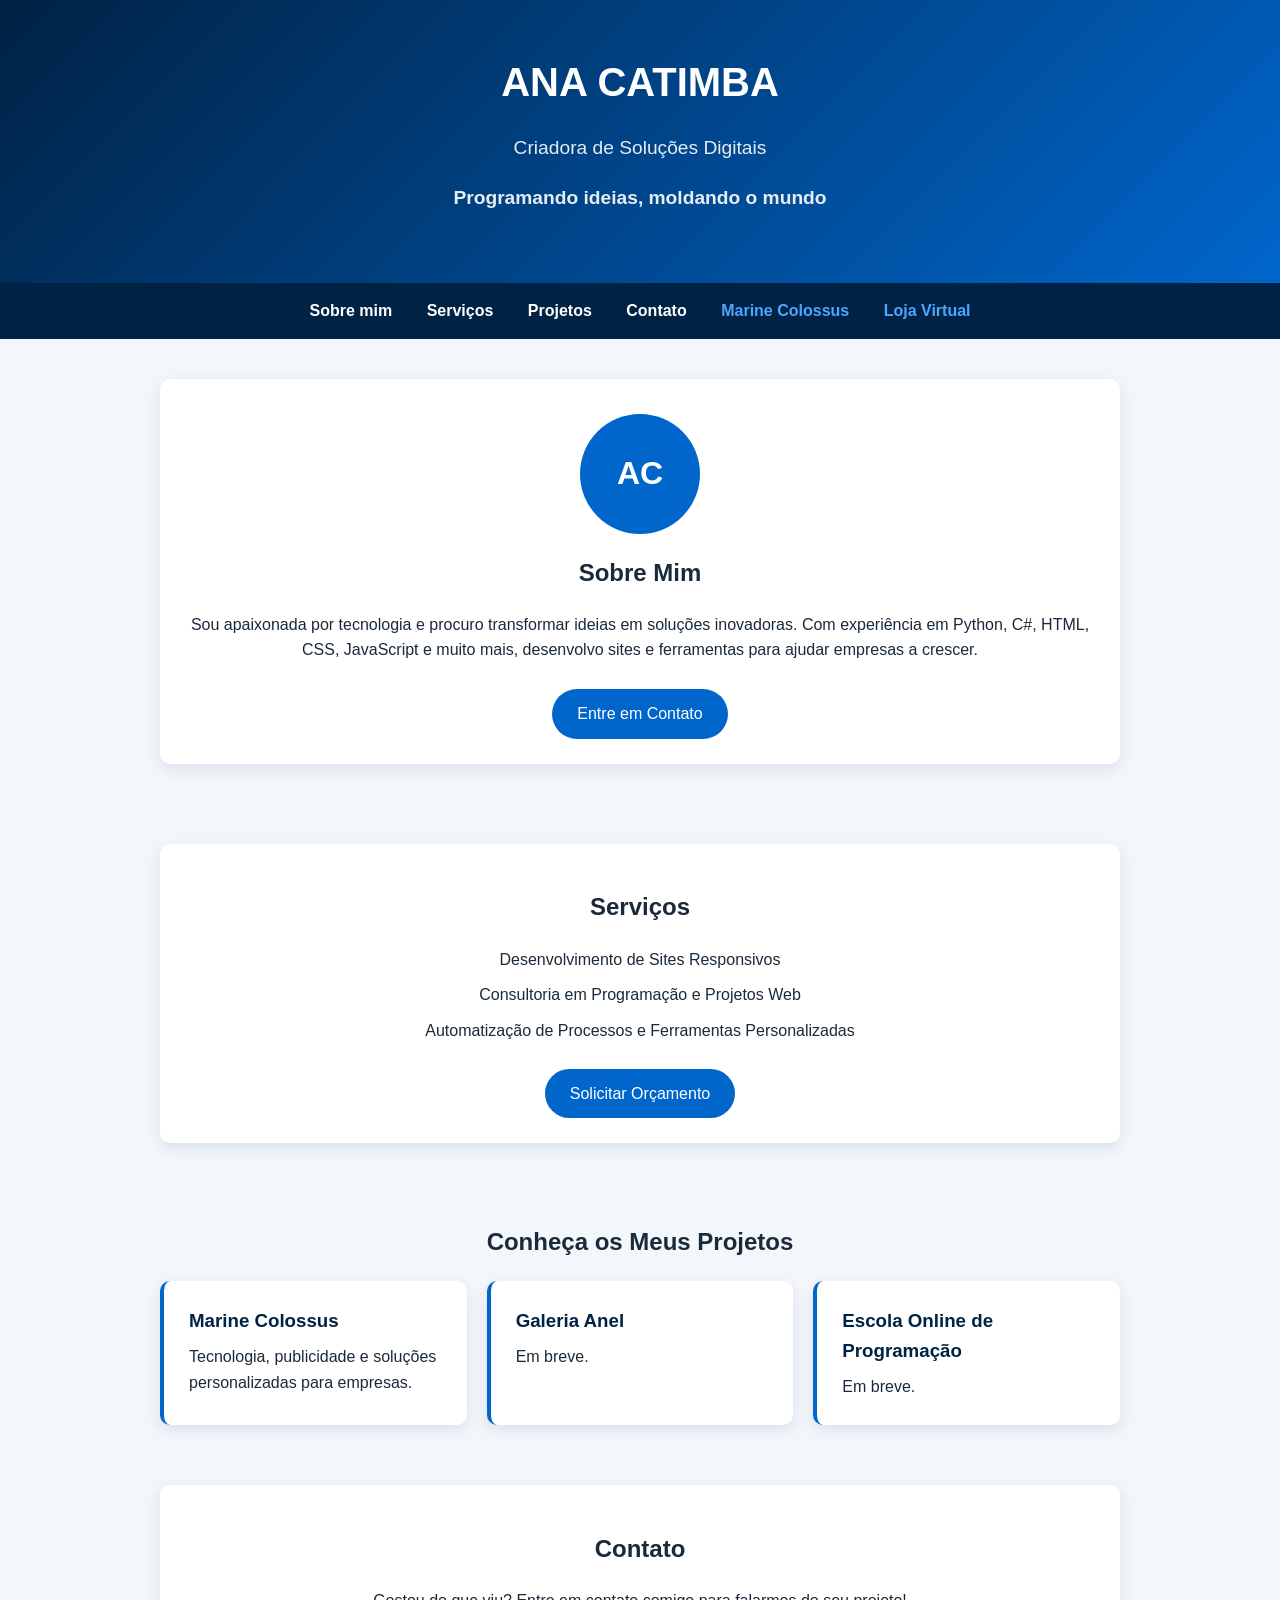
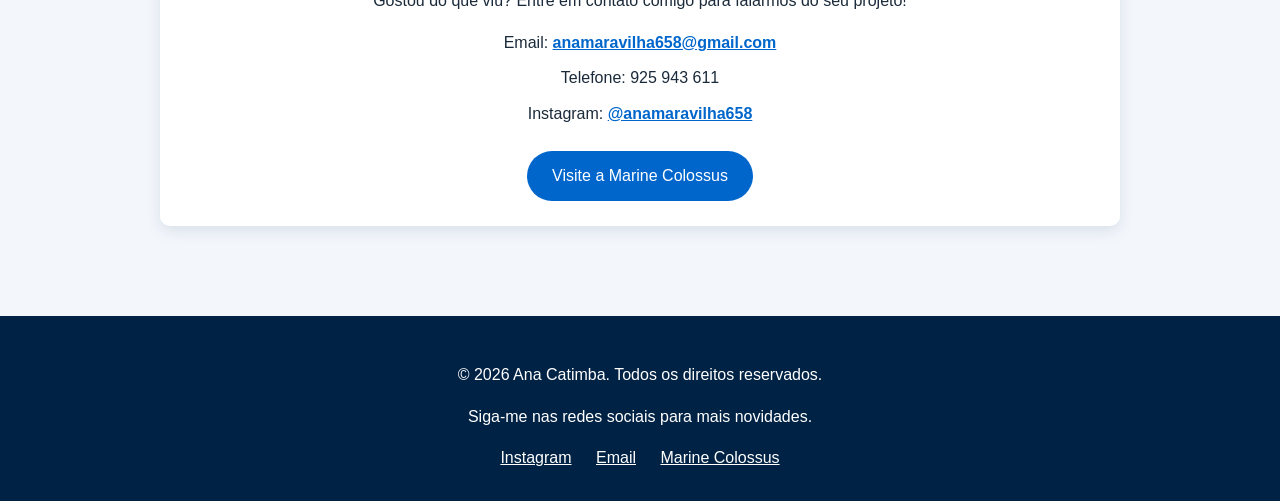
<file: pagina_pessoal.html>
<!DOCTYPE html>
<html lang="pt">
<head>
  <meta charset="UTF-8">
  <meta name="viewport" content="width=device-width, initial-scale=1.0">
  <title>Ana Catimba | Criadora de Soluções Digitais</title>

  <!-- Os mesmos ficheiros do index.html: o visual e o JS ficam iguais nas páginas -->
  <link rel="stylesheet" href="stylepessoal.css">
  <script src="script.js" defer></script>
</head>
<body>

  <!-- ========== CABEÇALHO ========== -->
  <header class="topo">
    <h1>ANA CATIMBA</h1>
    <p>Criadora de Soluções Digitais</p>
    <p><strong>Programando ideias, moldando o mundo</strong></p>
  </header>

  <!-- ========== MENU ========== -->
  <nav class="menu">
    <button class="menu-botao" type="button" aria-label="Abrir menu" aria-expanded="false">☰</button>

    <div class="menu-links">
      <a href="#sobre">Sobre mim</a>
      <a href="#servicos">Serviços</a>
      <a href="#projetos">Projetos</a>
      <a href="#contato">Contato</a>
      <a href="index.html" class="destaque">Marine Colossus</a>
      <a href="loja.html" class="destaque">Loja Virtual</a>
    </div>
  </nav>

  <main>

    <!-- ========== SOBRE MIM ========== -->
    <section id="sobre" class="container">
      <div class="card centrado">
        <!-- LUGAR DA FOTO
             Quando tiveres uma foto, apaga o <div class="avatar"> e usa:
             <img src="minha-foto.jpg" alt="Ana Catimba" class="foto-perfil"> -->
        <div class="avatar" aria-hidden="true">AC</div>

        <h2>Sobre Mim</h2>
        <p>
          Sou apaixonada por tecnologia e procuro transformar ideias em soluções inovadoras.
          Com experiência em Python, C#, HTML, CSS, JavaScript e muito mais, desenvolvo sites
          e ferramentas para ajudar empresas a crescer.
        </p>
        <a href="#contato" class="btn">Entre em Contato</a>
      </div>
    </section>

    <!-- ========== SERVIÇOS ========== -->
    <section id="servicos" class="container">
      <div class="card centrado">
        <h2>Serviços</h2>
        <ul class="lista">
          <li>Desenvolvimento de Sites Responsivos</li>
          <li>Consultoria em Programação e Projetos Web</li>
          <li>Automatização de Processos e Ferramentas Personalizadas</li>
        </ul>
        <a href="#contato" class="btn">Solicitar Orçamento</a>
      </div>
    </section>

    <!-- ========== PROJETOS (NOVA SECÇÃO) ========== -->
    <section id="projetos" class="container">
      <h2 class="titulo-centrado">Conheça os Meus Projetos</h2>

      <!-- Cada <a class="projeto"> é um cartão clicável.
           Para mudar o destino, troca só o valor de href="..." -->
      <div class="projetos">

        <!-- Este já funciona: leva para a página da empresa -->
        <a href="index.html" class="projeto">
          <h3>Marine Colossus</h3>
          <p>Tecnologia, publicidade e soluções personalizadas para empresas.</p>
        </a>

        <!-- href="#" não leva a lado nenhum. Quando tiveres o endereço da galeria,
             troca por exemplo por href="https://o-teu-endereco.com" -->
        <a href="galeriaanel/index.html" class="projeto">
          <h3>Galeria Anel</h3>
          <p>Em breve.</p>
        </a>

        <!-- Espaço reservado para um próximo projeto -->
        <a href="deepsek/index.html" class="projeto">
          <h3>Escola Online de Programação</h3>
          <p>Em breve.</p>
        </a>

      </div>
    </section>

    <!-- ========== CONTATO ========== -->
    <section id="contato" class="container">
      <div class="card centrado">
        <h2>Contato</h2>
        <p>Gostou do que viu? Entre em contato comigo para falarmos do seu projeto!</p>

        <ul class="lista">
          <li>Email: <a href="mailto:anamaravilha658@gmail.com">anamaravilha658@gmail.com</a></li>
          <li>Telefone: 925 943 611</li>
          <li>Instagram: <a href="https://www.instagram.com/anamaravilha658" target="_blank" rel="noopener">@anamaravilha658</a></li>
        </ul>

        <!-- Abre na mesma janela (antes abria noutra aba, o que baralha em telemóvel) -->
        <a href="index.html" class="btn">Visite a Marine Colossus</a>
      </div>
    </section>

  </main>

  <!-- ========== RODAPÉ ========== -->
  <footer class="rodape">
    <!-- O JS escreve aqui o ano atual -->
    <p>© <span id="ano">2025</span> Ana Catimba. Todos os direitos reservados.</p>
    <p>Siga-me nas redes sociais para mais novidades.</p>
    <div class="redes">
      <a href="https://www.instagram.com/anamaravilha658" target="_blank" rel="noopener">Instagram</a>
      <a href="mailto:anamaravilha658@gmail.com">Email</a>
      <a href="index.html">Marine Colossus</a>
    </div>
  </footer>

  <!-- Botão de voltar ao topo (o script.js trata dele) -->
  <button id="botao-topo" class="botao-topo" type="button" aria-label="Voltar ao topo" hidden>↑</button>

</body>
</html>
</file>
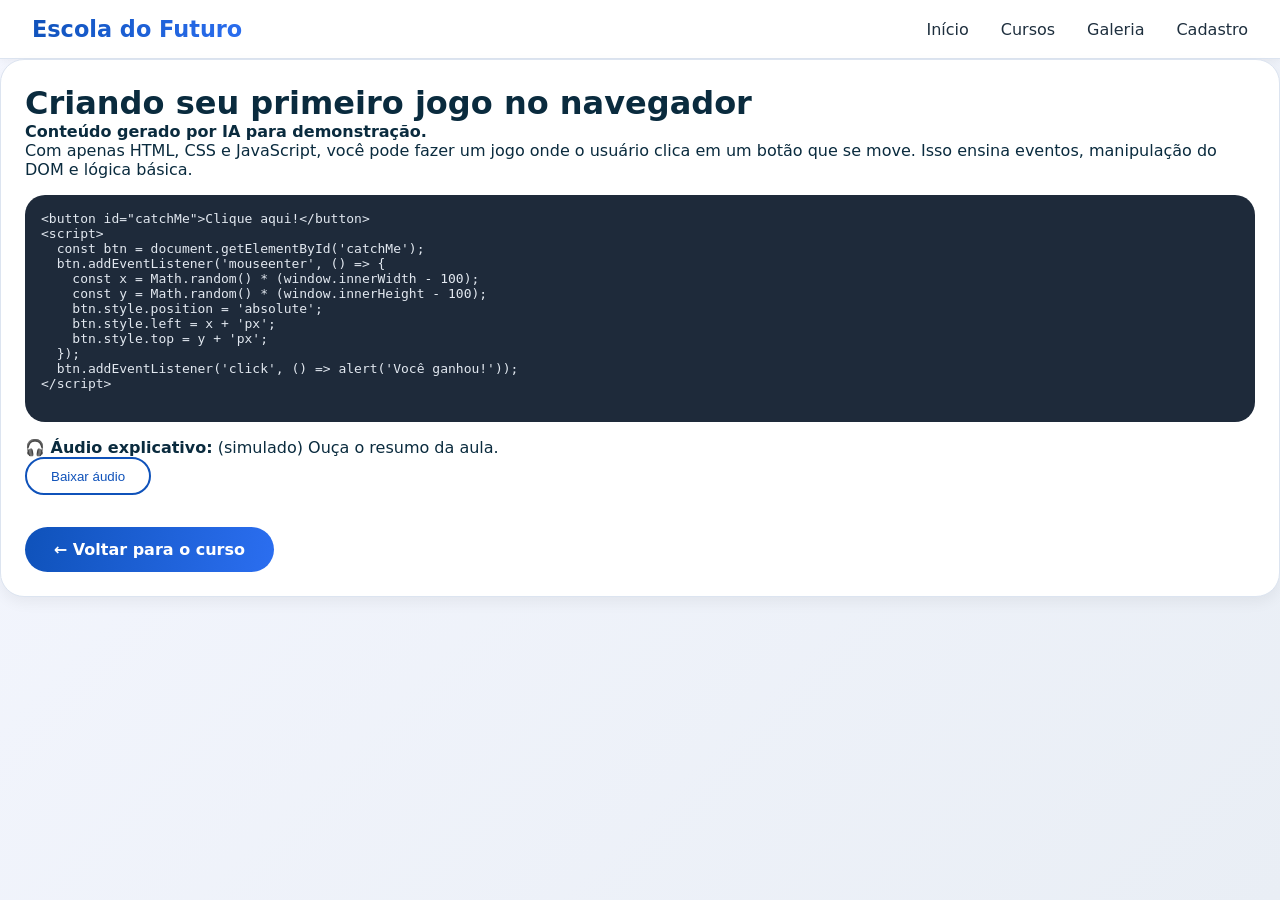
<file: deepsek/aula.html>
<!DOCTYPE html>
<html lang="pt">
<head>
    <meta charset="UTF-8">
    <meta name="viewport" content="width=device-width, initial-scale=1.0">
    <title>Aula 1 - Programação Criativa</title>
    <link rel="stylesheet" href="style.css">
</head>
<body>
    <div class="mobile-menu-container">
        <div class="hamburger" id="hamburger">
            <span></span><span></span><span></span>
        </div>
        <nav class="mobile-nav" id="mobileNav">
            <ul>
                <li><a href="index.html">Início</a></li>
                <li><a href="dashboard.html">Cursos</a></li>
                <li><a href="galeria.html">Galeria</a></li>
                <li><a href="cadastro.html">Cadastro</a></li>
            </ul>
        </nav>
    </div>

    <nav class="desktop-nav">
        <div class="logo">Escola do Futuro</div>
        <ul>
            <li><a href="index.html">Início</a></li>
            <li><a href="dashboard.html">Cursos</a></li>
            <li><a href="galeria.html">Galeria</a></li>
            <li><a href="cadastro.html">Cadastro</a></li>
        </ul>
    </nav>

    <main class="lesson">
        <div class="card lesson-content">
            <h1>Criando seu primeiro jogo no navegador</h1>
            <p><strong>Conteúdo gerado por IA para demonstração.</strong></p>
            <p>Com apenas HTML, CSS e JavaScript, você pode fazer um jogo onde o usuário clica em um botão que se move. Isso ensina eventos, manipulação do DOM e lógica básica.</p>
            <div class="code-block">
                <pre>
&lt;button id="catchMe"&gt;Clique aqui!&lt;/button&gt;
&lt;script&gt;
  const btn = document.getElementById('catchMe');
  btn.addEventListener('mouseenter', () => {
    const x = Math.random() * (window.innerWidth - 100);
    const y = Math.random() * (window.innerHeight - 100);
    btn.style.position = 'absolute';
    btn.style.left = x + 'px';
    btn.style.top = y + 'px';
  });
  btn.addEventListener('click', () => alert('Você ganhou!'));
&lt;/script&gt;
                </pre>
            </div>
            <p><strong>🎧 Áudio explicativo:</strong> (simulado) Ouça o resumo da aula.</p>
            <button class="btn-secondary" onclick="alert('Modo offline: áudio disponível após download do conteúdo.')">Baixar áudio</button>
            <div class="lesson-footer">
                <a href="curso-programacao.html" class="btn-primary">← Voltar para o curso</a>
            </div>
        </div>
    </main>
    <script src="script.js"></script>
</body>
</html>
</file>
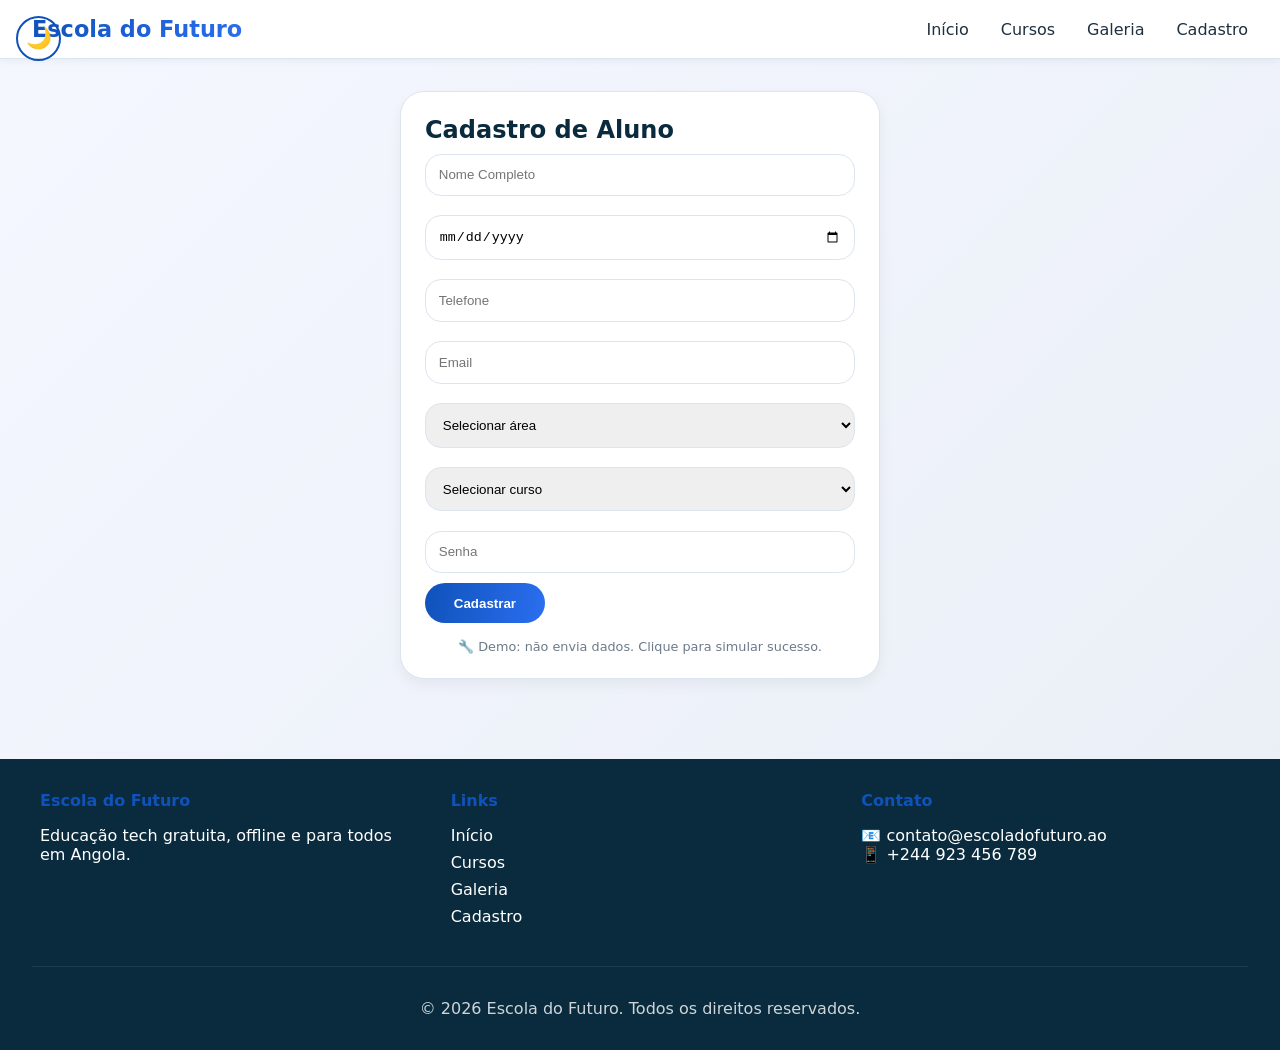
<file: deepsek/cadastro.html>
<!DOCTYPE html>
<html lang="pt">
<head>
    <meta charset="UTF-8">
    <meta name="viewport" content="width=device-width, initial-scale=1.0">
    <title>Cadastro - Escola do Futuro</title>
    <link rel="stylesheet" href="style.css">
</head>
<body>
    <!-- Menu mobile com hambúrguer -->
    <div class="mobile-menu-container">
        <div class="hamburger" id="hamburger">
            <span></span><span></span><span></span>
        </div>
        <!-- Menu lateral mobile que aparece ao clicar no hambúrguer -->
        <nav class="mobile-nav" id="mobileNav">
            <ul>
                <li><a href="index.html">Início</a></li>
                <li><a href="dashboard.html">Cursos</a></li>
                <li><a href="galeria.html">Galeria</a></li>
                <li><a href="cadastro.html">Cadastro</a></li>
            </ul>
        </nav>
    </div>

    <!-- Menu de navegação para desktop -->
    <nav class="desktop-nav">
        <div class="logo">Escola do Futuro</div>
        <ul>
            <li><a href="index.html">Início</a></li>
            <li><a href="dashboard.html">Cursos</a></li>
            <li><a href="galeria.html">Galeria</a></li>
            <li><a href="cadastro.html">Cadastro</a></li>
        </ul>
    </nav>

    <!-- Botão fixo de toggle dark mode -->
    <button class="theme-toggle" id="themeToggle" aria-label="Alternar modo escuro">
        <span class="theme-icon">🌙</span>
    </button>

    <main class="form-container">
        <div class="card form-card">
            <h2>Cadastro de Aluno</h2>
            <form id="signupForm">
                <input type="text" placeholder="Nome Completo" required>
                <input type="date" placeholder="Data de Nascimento">
                <input type="tel" placeholder="Telefone">
                <input type="email" placeholder="Email" required>
                <select required>
                    <option value="">Selecionar área</option>
                    <option>Tecnologia</option>
                    <option>Engenharia</option>
                    <option>Design</option>
                </select>
                <select required>
                    <option value="">Selecionar curso</option>
                    <option>Programação Criativa</option>
                    <option>Robótica</option>
                </select>
                <input type="password" placeholder="Senha" required>
                <button type="submit" class="btn-primary">Cadastrar</button>
            </form>
            <p class="demo-note">🔧 Demo: não envia dados. Clique para simular sucesso.</p>
        </div>
    </main>

    <!-- Footer -->
    <footer class="footer">
        <div class="footer-content">
            <div class="footer-section">
                <h4>Escola do Futuro</h4>
                <p>Educação tech gratuita, offline e para todos em Angola.</p>
            </div>
            <div class="footer-section">
                <h4>Links</h4>
                <ul>
                    <li><a href="index.html">Início</a></li>
                    <li><a href="dashboard.html">Cursos</a></li>
                    <li><a href="galeria.html">Galeria</a></li>
                    <li><a href="cadastro.html">Cadastro</a></li>
                </ul>
            </div>
            <div class="footer-section">
                <h4>Contato</h4>
                <p>📧 contato@escoladofuturo.ao<br>📱 +244 923 456 789</p>
            </div>
        </div>
        <div class="footer-bottom">
            <p>&copy; 2026 Escola do Futuro. Todos os direitos reservados.</p>
        </div>
    </footer>

    <script src="script.js"></script>
</body>
</html>
</file>
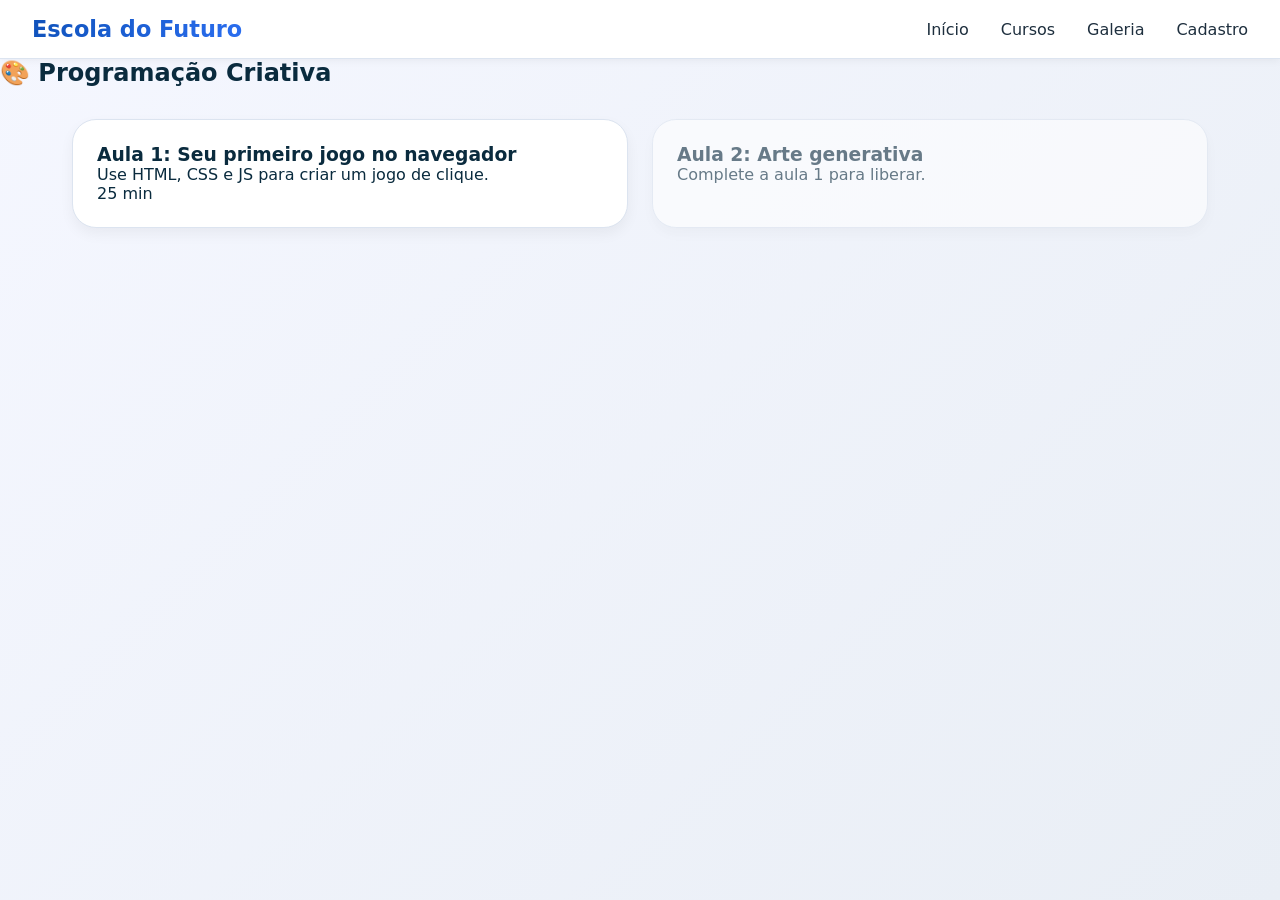
<file: deepsek/curso_programacao.html>
<!DOCTYPE html>
<html lang="pt">
<head>
    <meta charset="UTF-8">
    <meta name="viewport" content="width=device-width, initial-scale=1.0">
    <title>Programação Criativa - Escola do Futuro</title>
    <link rel="stylesheet" href="style.css">
</head>
<body>
    <div class="mobile-menu-container">
        <div class="hamburger" id="hamburger">
            <span></span><span></span><span></span>
        </div>
        <nav class="mobile-nav" id="mobileNav">
            <ul>
                <li><a href="index.html">Início</a></li>
                <li><a href="dashboard.html">Cursos</a></li>
                <li><a href="galeria.html">Galeria</a></li>
                <li><a href="cadastro.html">Cadastro</a></li>
            </ul>
        </nav>
    </div>

    <nav class="desktop-nav">
        <div class="logo">Escola do Futuro</div>
        <ul>
            <li><a href="index.html">Início</a></li>
            <li><a href="dashboard.html">Cursos</a></li>
            <li><a href="galeria.html">Galeria</a></li>
            <li><a href="cadastro.html">Cadastro</a></li>
        </ul>
    </nav>

    <main class="course-page">
        <h2>🎨 Programação Criativa</h2>
        <div class="cards-grid">
            <a href="aula.html" class="card lesson-card">
                <h3>Aula 1: Seu primeiro jogo no navegador</h3>
                <p>Use HTML, CSS e JS para criar um jogo de clique.</p>
                <span class="duration">25 min</span>
            </a>
            <div class="card lesson-card disabled">
                <h3>Aula 2: Arte generativa</h3>
                <p>Complete a aula 1 para liberar.</p>
            </div>
        </div>
    </main>
    <script src="script.js"></script>
</body>
</html>
</file>
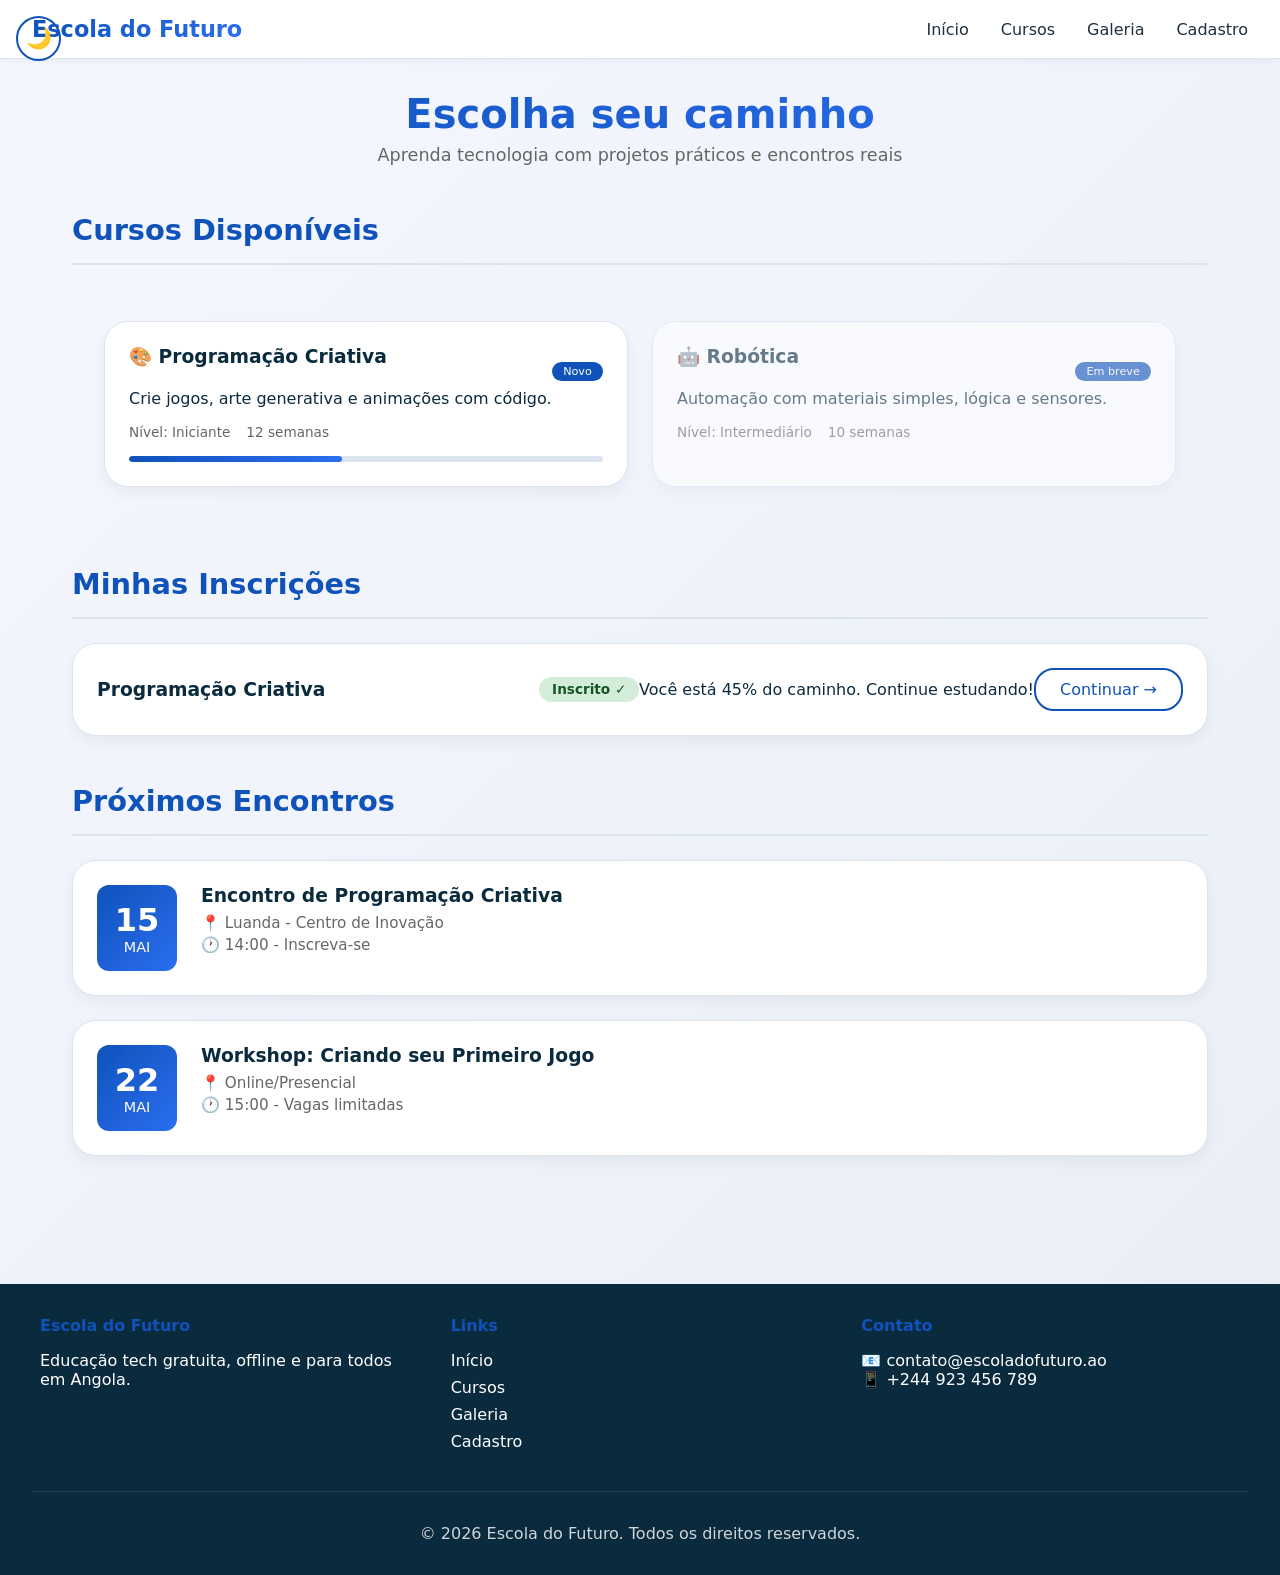
<file: deepsek/dashboard.html>
<!DOCTYPE html>
<html lang="pt">
<head>
    <meta charset="UTF-8">
    <meta name="viewport" content="width=device-width, initial-scale=1.0">
    <title>Meus Cursos - Escola do Futuro</title>
    <link rel="stylesheet" href="style.css">
</head>
<body>
    <!-- Menu mobile com hambúrguer -->
    <div class="mobile-menu-container">
        <div class="hamburger" id="hamburger">
            <span></span><span></span><span></span>
        </div>
        <!-- Menu lateral mobile que aparece ao clicar no hambúrguer -->
        <nav class="mobile-nav" id="mobileNav">
            <ul>
                <li><a href="index.html">Início</a></li>
                <li><a href="dashboard.html">Cursos</a></li>
                <li><a href="galeria.html">Galeria</a></li>
                <li><a href="cadastro.html">Cadastro</a></li>
            </ul>
        </nav>
    </div>

    <!-- Menu de navegação para desktop -->
    <nav class="desktop-nav">
        <div class="logo">Escola do Futuro</div>
        <ul>
            <li><a href="index.html">Início</a></li>
            <li><a href="dashboard.html">Cursos</a></li>
            <li><a href="galeria.html">Galeria</a></li>
            <li><a href="cadastro.html">Cadastro</a></li>
        </ul>
    </nav>

    <!-- Botão fixo de toggle dark mode -->
    <button class="theme-toggle" id="themeToggle" aria-label="Alternar modo escuro">
        <span class="theme-icon">🌙</span>
    </button>

    <!-- Seção principal dashboard -->
    <main class="dashboard">
        <div class="dashboard-header">
            <h1>Escolha seu caminho</h1>
            <p>Aprenda tecnologia com projetos práticos e encontros reais</p>
        </div>

        <!-- Cursos disponíveis -->
        <section class="courses-section">
            <h2>Cursos Disponíveis</h2>
            <div class="cards-grid">
                <a href="curso_programacao.html" class="card course-card course-active">
                    <div class="course-header">
                        <h3>🎨 Programação Criativa</h3>
                        <span class="badge">Novo</span>
                    </div>
                    <p>Crie jogos, arte generativa e animações com código.</p>
                    <div class="course-info">
                        <span class="level">Nível: Iniciante</span>
                        <span class="duration">12 semanas</span>
                    </div>
                    <div class="progress-bar">
                        <div class="progress" style="width: 45%"></div>
                    </div>
                </a>
                <div class="card course-card course-disabled">
                    <div class="course-header">
                        <h3>🤖 Robótica</h3>
                        <span class="badge badge-soon">Em breve</span>
                    </div>
                    <p>Automação com materiais simples, lógica e sensores.</p>
                    <div class="course-info">
                        <span class="level">Nível: Intermediário</span>
                        <span class="duration">10 semanas</span>
                    </div>
                </div>
            </div>
        </section>

        <!-- Minhas inscrições -->
        <section class="enrollments-section">
            <h2>Minhas Inscrições</h2>
            <div class="enrollment-list">
                <div class="card enrollment-card">
                    <div class="enrollment-header">
                        <h3>Programação Criativa</h3>
                        <span class="status enrolled">Inscrito ✓</span>
                    </div>
                    <p>Você está 45% do caminho. Continue estudando!</p>
                    <div class="enrollment-actions">
                        <a href="curso_programacao.html" class="btn-secondary">Continuar →</a>
                    </div>
                </div>
            </div>
        </section>

        <!-- Próximos encontros -->
        <section class="events-section">
            <h2>Próximos Encontros</h2>
            <div class="events-list">
                <div class="card event-card">
                    <div class="event-date">
                        <span class="day">15</span>
                        <span class="month">Mai</span>
                    </div>
                    <div class="event-details">
                        <h3>Encontro de Programação Criativa</h3>
                        <p>📍 Luanda - Centro de Inovação</p>
                        <p>🕐 14:00 - Inscreva-se</p>
                    </div>
                </div>
                <div class="card event-card">
                    <div class="event-date">
                        <span class="day">22</span>
                        <span class="month">Mai</span>
                    </div>
                    <div class="event-details">
                        <h3>Workshop: Criando seu Primeiro Jogo</h3>
                        <p>📍 Online/Presencial</p>
                        <p>🕐 15:00 - Vagas limitadas</p>
                    </div>
                </div>
            </div>
        </section>
    </main>

    <!-- Footer -->
    <footer class="footer">
        <div class="footer-content">
            <div class="footer-section">
                <h4>Escola do Futuro</h4>
                <p>Educação tech gratuita, offline e para todos em Angola.</p>
            </div>
            <div class="footer-section">
                <h4>Links</h4>
                <ul>
                    <li><a href="index.html">Início</a></li>
                    <li><a href="dashboard.html">Cursos</a></li>
                    <li><a href="galeria.html">Galeria</a></li>
                    <li><a href="cadastro.html">Cadastro</a></li>
                </ul>
            </div>
            <div class="footer-section">
                <h4>Contato</h4>
                <p>📧 contato@escoladofuturo.ao<br>📱 +244 923 456 789</p>
            </div>
        </div>
        <div class="footer-bottom">
            <p>&copy; 2026 Escola do Futuro. Todos os direitos reservados.</p>
        </div>
    </footer>

    <script src="script.js"></script>
</body>
</html>
</file>
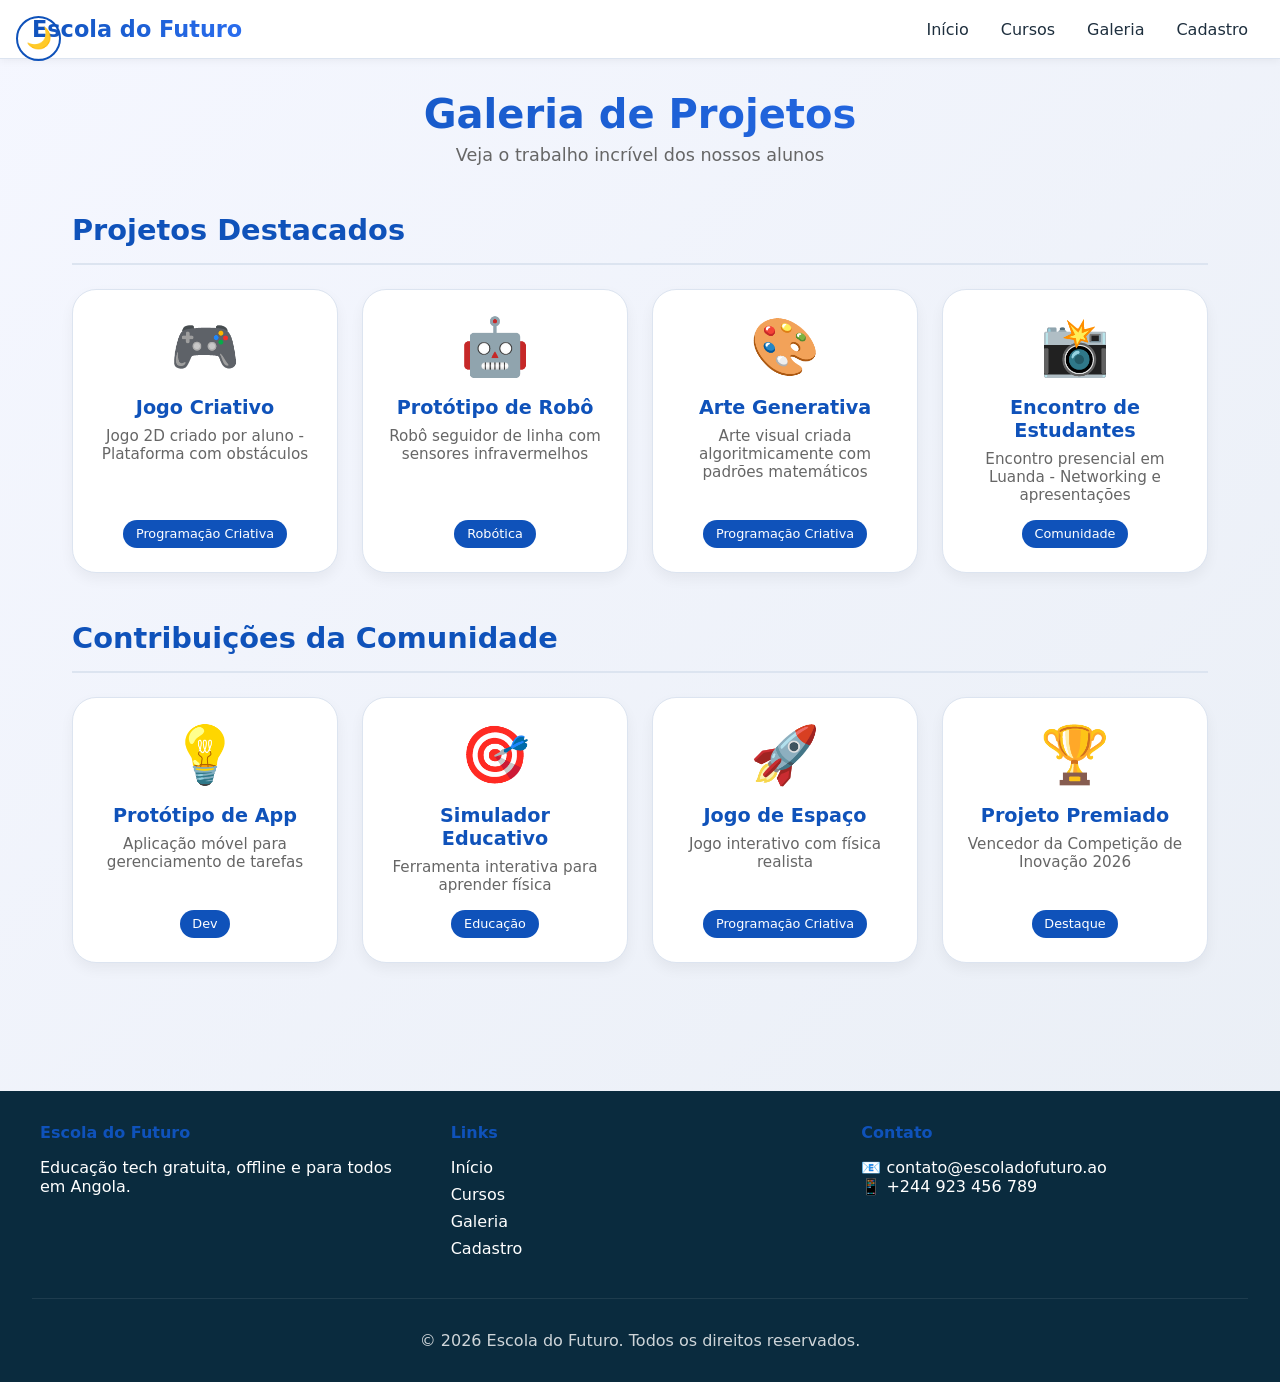
<file: deepsek/galeria.html>
<!DOCTYPE html>
<html lang="pt">
<head>
    <meta charset="UTF-8">
    <meta name="viewport" content="width=device-width, initial-scale=1.0">
    <title>Galeria - Escola do Futuro</title>
    <link rel="stylesheet" href="style.css">
</head>
<body>
    <!-- Menu mobile com hambúrguer -->
    <div class="mobile-menu-container">
        <div class="hamburger" id="hamburger">
            <span></span><span></span><span></span>
        </div>
        <!-- Menu lateral mobile que aparece ao clicar no hambúrguer -->
        <nav class="mobile-nav" id="mobileNav">
            <ul>
                <li><a href="index.html">Início</a></li>
                <li><a href="dashboard.html">Cursos</a></li>
                <li><a href="galeria.html">Galeria</a></li>
                <li><a href="cadastro.html">Cadastro</a></li>
            </ul>
        </nav>
    </div>

    <!-- Menu de navegação para desktop -->
    <nav class="desktop-nav">
        <div class="logo">Escola do Futuro</div>
        <ul>
            <li><a href="index.html">Início</a></li>
            <li><a href="dashboard.html">Cursos</a></li>
            <li><a href="galeria.html">Galeria</a></li>
            <li><a href="cadastro.html">Cadastro</a></li>
        </ul>
    </nav>

    <!-- Botão fixo de toggle dark mode -->
    <button class="theme-toggle" id="themeToggle" aria-label="Alternar modo escuro">
        <span class="theme-icon">🌙</span>
    </button>

    <main class="gallery">
        <div class="gallery-header">
            <h1>Galeria de Projetos</h1>
            <p>Veja o trabalho incrível dos nossos alunos</p>
        </div>
        
        <section class="gallery-section">
            <h2>Projetos Destacados</h2>
            <div class="gallery-grid">
                <div class="card gallery-card">
                    <div class="gallery-icon">🎮</div>
                    <h3>Jogo Criativo</h3>
                    <p>Jogo 2D criado por aluno - Plataforma com obstáculos</p>
                    <span class="gallery-tag">Programação Criativa</span>
                </div>
                <div class="card gallery-card">
                    <div class="gallery-icon">🤖</div>
                    <h3>Protótipo de Robô</h3>
                    <p>Robô seguidor de linha com sensores infravermelhos</p>
                    <span class="gallery-tag">Robótica</span>
                </div>
                <div class="card gallery-card">
                    <div class="gallery-icon">🎨</div>
                    <h3>Arte Generativa</h3>
                    <p>Arte visual criada algoritmicamente com padrões matemáticos</p>
                    <span class="gallery-tag">Programação Criativa</span>
                </div>
                <div class="card gallery-card">
                    <div class="gallery-icon">📸</div>
                    <h3>Encontro de Estudantes</h3>
                    <p>Encontro presencial em Luanda - Networking e apresentações</p>
                    <span class="gallery-tag">Comunidade</span>
                </div>
            </div>
        </section>

        <section class="gallery-section">
            <h2>Contribuições da Comunidade</h2>
            <div class="gallery-grid">
                <div class="card gallery-card">
                    <div class="gallery-icon">💡</div>
                    <h3>Protótipo de App</h3>
                    <p>Aplicação móvel para gerenciamento de tarefas</p>
                    <span class="gallery-tag">Dev</span>
                </div>
                <div class="card gallery-card">
                    <div class="gallery-icon">🎯</div>
                    <h3>Simulador Educativo</h3>
                    <p>Ferramenta interativa para aprender física</p>
                    <span class="gallery-tag">Educação</span>
                </div>
                <div class="card gallery-card">
                    <div class="gallery-icon">🚀</div>
                    <h3>Jogo de Espaço</h3>
                    <p>Jogo interativo com física realista</p>
                    <span class="gallery-tag">Programação Criativa</span>
                </div>
                <div class="card gallery-card">
                    <div class="gallery-icon">🏆</div>
                    <h3>Projeto Premiado</h3>
                    <p>Vencedor da Competição de Inovação 2026</p>
                    <span class="gallery-tag">Destaque</span>
                </div>
            </div>
        </section>
    </main>

    <!-- Footer -->
    <footer class="footer">
        <div class="footer-content">
            <div class="footer-section">
                <h4>Escola do Futuro</h4>
                <p>Educação tech gratuita, offline e para todos em Angola.</p>
            </div>
            <div class="footer-section">
                <h4>Links</h4>
                <ul>
                    <li><a href="index.html">Início</a></li>
                    <li><a href="dashboard.html">Cursos</a></li>
                    <li><a href="galeria.html">Galeria</a></li>
                    <li><a href="cadastro.html">Cadastro</a></li>
                </ul>
            </div>
            <div class="footer-section">
                <h4>Contato</h4>
                <p>📧 contato@escoladofuturo.ao<br>📱 +244 923 456 789</p>
            </div>
        </div>
        <div class="footer-bottom">
            <p>&copy; 2026 Escola do Futuro. Todos os direitos reservados.</p>
        </div>
    </footer>

    <script src="script.js"></script>
</body>
</html>
</file>
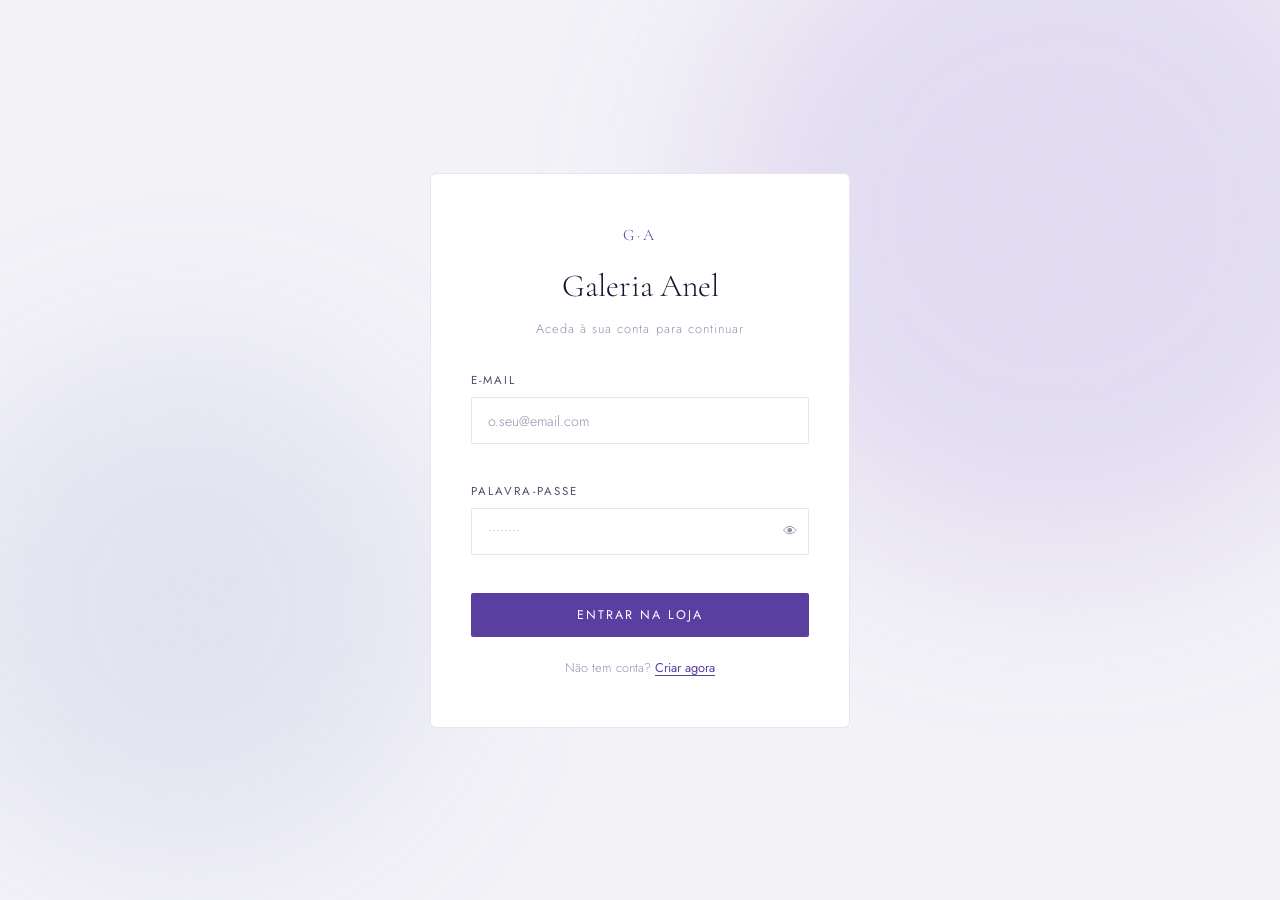
<file: galeriaanel/loja.html>
<!DOCTYPE html>
<html lang="pt" data-theme="dark">
<head>
  <meta charset="UTF-8" />
  <meta name="viewport" content="width=device-width, initial-scale=1.0" />
  <title>Galeria Anel — Loja</title>
  <link rel="stylesheet" href="loja-style.css" />
  <link rel="preconnect" href="https://fonts.googleapis.com" />
  <link rel="preconnect" href="https://fonts.gstatic.com" crossorigin />
  <link href="https://fonts.googleapis.com/css2?family=Cormorant+Garamond:ital,wght@0,300;0,400;0,500;1,300;1,400&family=Jost:wght@200;300;400;500&display=swap" rel="stylesheet" />
</head>
<body>

  <!-- ══════════════════════════════════════
       ECRÃ DE LOGIN
  ══════════════════════════════════════ -->
  <div class="screen" id="screenLogin">
    <div class="login-bg">
      <div class="login-orb orb-a"></div>
      <div class="login-orb orb-b"></div>
      <div class="grain"></div>
    </div>
    <div class="login-card">
      <div class="login-brand">
        <span class="brand-mark">G·A</span>
        <h1 class="login-title">Galeria Anel</h1>
        <p class="login-sub">Aceda à sua conta para continuar</p>
      </div>
      <form class="login-form" id="loginForm" novalidate>
        <div class="field-group">
          <label for="loginEmail">E-mail</label>
          <input type="email" id="loginEmail" placeholder="o.seu@email.com" autocomplete="email" />
          <span class="field-error" id="emailError"></span>
        </div>
        <div class="field-group">
          <label for="loginPassword">Palavra-passe</label>
          <div class="pw-wrap">
            <input type="password" id="loginPassword" placeholder="••••••••" autocomplete="current-password" />
            <button type="button" class="pw-toggle" id="pwToggle" aria-label="Mostrar palavra-passe">
              <span class="eye-open">👁</span>
              <span class="eye-closed" style="display:none">🙈</span>
            </button>
          </div>
          <span class="field-error" id="pwError"></span>
        </div>
        <button type="submit" class="btn-primary btn-full" id="loginBtn">Entrar na loja</button>
        <p class="login-hint">Não tem conta? <button type="button" class="link-btn" id="toRegister">Criar agora</button></p>
      </form>
    </div>
  </div>

  <!-- ══════════════════════════════════════
       ECRÃ DE REGISTO
  ══════════════════════════════════════ -->
  <div class="screen hidden" id="screenRegister">
    <div class="login-bg">
      <div class="login-orb orb-a"></div>
      <div class="login-orb orb-b"></div>
      <div class="grain"></div>
    </div>
    <div class="login-card">
      <div class="login-brand">
        <span class="brand-mark">G·A</span>
        <h1 class="login-title">Criar conta</h1>
        <p class="login-sub">Junte-se à Galeria Anel</p>
      </div>
      <form class="login-form" id="registerForm" novalidate>
        <div class="field-group">
          <label for="regName">Nome completo</label>
          <input type="text" id="regName" placeholder="O seu nome" autocomplete="name" />
        </div>
        <div class="field-group">
          <label for="regEmail">E-mail</label>
          <input type="email" id="regEmail" placeholder="o.seu@email.com" autocomplete="email" />
        </div>
        <div class="field-group">
          <label for="regPassword">Palavra-passe</label>
          <input type="password" id="regPassword" placeholder="Mín. 6 caracteres" autocomplete="new-password" />
        </div>
        <button type="submit" class="btn-primary btn-full">Criar conta</button>
        <p class="login-hint">Já tem conta? <button type="button" class="link-btn" id="toLogin">Entrar</button></p>
      </form>
    </div>
  </div>

  <!-- ══════════════════════════════════════
       ECRÃ DA LOJA
  ══════════════════════════════════════ -->
  <div class="screen hidden" id="screenShop">

    <!-- SIDEBAR OVERLAY -->
    <div class="overlay" id="navOverlay"></div>

    <!-- HEADER -->
    <header class="header" id="header">
      <button class="hamburger" id="hamburgerBtn" aria-label="Menu" aria-expanded="false">
        <span></span><span></span><span></span>
      </button>

      <a href="#" class="header-logo" id="logoBtn">Galeria Anel</a>

      <div class="header-right">
        <button class="theme-toggle" id="themeToggle" aria-label="Alternar tema">
          <span class="icon-sun">☀</span>
          <span class="icon-moon">◑</span>
        </button>
        <button class="cart-btn" id="cartBtn" aria-label="Carrinho">
          <svg width="20" height="20" viewBox="0 0 24 24" fill="none" stroke="currentColor" stroke-width="1.5" stroke-linecap="round" stroke-linejoin="round">
            <path d="M6 2L3 6v14a2 2 0 002 2h14a2 2 0 002-2V6l-3-4z"/>
            <line x1="3" y1="6" x2="21" y2="6"/>
            <path d="M16 10a4 4 0 01-8 0"/>
          </svg>
          <span class="cart-count" id="cartCount">0</span>
        </button>
        <button class="user-btn" id="logoutBtn" title="Sair">
          <svg width="18" height="18" viewBox="0 0 24 24" fill="none" stroke="currentColor" stroke-width="1.5" stroke-linecap="round" stroke-linejoin="round">
            <path d="M9 21H5a2 2 0 01-2-2V5a2 2 0 012-2h4"/>
            <polyline points="16 17 21 12 16 7"/>
            <line x1="21" y1="12" x2="9" y2="12"/>
          </svg>
        </button>
      </div>
    </header>

    <!-- NAV SIDEBAR -->
    <aside class="nav-sidebar" id="navSidebar" aria-hidden="true">
      <div class="nav-sidebar-header">
        <span class="nav-sidebar-logo">G·A</span>
        <button class="sidebar-close" id="navClose">✕</button>
      </div>

      <!-- PESQUISA -->
      <div class="search-wrap">
        <svg class="search-icon" width="14" height="14" viewBox="0 0 24 24" fill="none" stroke="currentColor" stroke-width="2">
          <circle cx="11" cy="11" r="8"/><line x1="21" y1="21" x2="16.65" y2="16.65"/>
        </svg>
        <input type="search" id="searchInput" placeholder="Pesquisar produtos…" aria-label="Pesquisar" />
      </div>

      <!-- CATEGORIAS -->
      <nav class="cat-nav" id="catNav">
        <p class="cat-label">Categorias</p>
        <ul id="catList"></ul>
      </nav>

      <div class="nav-user" id="navUser"></div>
    </aside>

    <!-- CONTEÚDO PRINCIPAL -->
    <main class="shop-main" id="shopMain">
      <div class="shop-topbar">
        <div>
          <h2 class="shop-heading" id="shopHeading">Todos os produtos</h2>
          <p class="shop-count" id="shopCount"></p>
        </div>
        <div class="sort-wrap">
          <select id="sortSelect" aria-label="Ordenar">
            <option value="default">Ordenar por</option>
            <option value="price-asc">Preço: menor</option>
            <option value="price-desc">Preço: maior</option>
            <option value="name-asc">Nome A–Z</option>
          </select>
        </div>
      </div>

      <div class="products-grid" id="productsGrid"></div>
      <p class="empty-msg hidden" id="emptyMsg">Nenhum produto encontrado.</p>
    </main>

  </div><!-- /screenShop -->

  <!-- ══════════════════════════════════════
       PAINEL DO CARRINHO (drawer)
  ══════════════════════════════════════ -->
  <div class="cart-overlay" id="cartOverlay"></div>
  <aside class="cart-drawer" id="cartDrawer" aria-hidden="true">
    <div class="cart-header">
      <h2 class="cart-title">Carrinho</h2>
      <button class="sidebar-close" id="cartClose">✕</button>
    </div>
    <div class="cart-body" id="cartBody">
      <p class="cart-empty">O seu carrinho está vazio.</p>
    </div>
    <div class="cart-footer" id="cartFooter" style="display:none">
      <div class="cart-total-row">
        <span>Total</span>
        <span class="cart-total-val" id="cartTotal">€0,00</span>
      </div>
      <button class="btn-primary btn-full" id="checkoutBtn">Finalizar compra</button>
    </div>
  </aside>

  <!-- ══════════════════════════════════════
       MODAL — DETALHE DO PRODUTO
  ══════════════════════════════════════ -->
  <div class="modal-overlay hidden" id="productModalOverlay">
    <div class="product-modal" id="productModal" role="dialog" aria-modal="true">
      <button class="modal-close" id="productModalClose">✕</button>
      <div class="pm-visual" id="pmVisual"></div>
      <div class="pm-info">
        <p class="pm-cat" id="pmCat"></p>
        <h2 class="pm-title" id="pmTitle"></h2>
        <p class="pm-sku" id="pmSku"></p>
        <p class="pm-desc" id="pmDesc"></p>
        <p class="pm-price" id="pmPrice"></p>
        <div class="pm-actions">
          <div class="qty-ctrl">
            <button class="qty-btn" id="pmQtyMinus">−</button>
            <span class="qty-val" id="pmQty">1</span>
            <button class="qty-btn" id="pmQtyPlus">+</button>
          </div>
          <button class="btn-primary" id="pmAddToCart">Adicionar ao carrinho</button>
        </div>
      </div>
    </div>
  </div>

  <!-- ══════════════════════════════════════
       MODAL — FATURA
  ══════════════════════════════════════ -->
  <div class="modal-overlay hidden" id="invoiceOverlay">
    <div class="invoice-modal" id="invoiceModal" role="dialog" aria-modal="true">
      <div class="inv-header">
        <div>
          <span class="inv-brand">Galeria Anel</span>
          <p class="inv-sub">Fatura de compra</p>
        </div>
        <div class="inv-meta" id="invMeta"></div>
      </div>
      <div class="inv-client" id="invClient"></div>
      <table class="inv-table">
        <thead>
          <tr>
            <th>Produto</th>
            <th>SKU</th>
            <th class="txt-right">Qtd.</th>
            <th class="txt-right">Unit.</th>
            <th class="txt-right">Total</th>
          </tr>
        </thead>
        <tbody id="invItems"></tbody>
      </table>
      <div class="inv-totals" id="invTotals"></div>
      <div class="inv-actions">
        <button class="btn-ghost" id="invPrint">Imprimir</button>
        <button class="btn-primary" id="invDone">Concluir</button>
      </div>
    </div>
  </div>

  <script src="loja-script.js"></script>
</body>
</html>
</file>
<file: style.css>
/* =========================================================
   MARINE COLOSSUS - style.css
   Ficheiro de estilos partilhado pelas três páginas
   (index.html, loja.html e pagina_pessoal.html)
   ========================================================= */

/* ---------- 1. CORES E MEDIDAS (variáveis) ----------
   Se quiseres mudar uma cor em todo o site,
   basta mudares aqui, num só sítio. */
:root {
  --azul-escuro: #002244;   /* menu e rodapé */
  --azul: #0066cc;          /* botões e detalhes */
  --azul-hover: #004d99;    /* botões ao passar o rato */
  --azul-claro: #4da6ff;    /* links de destaque */
  --fundo: #f3f7fc;         /* fundo da página */
  --texto: #1a2a3a;         /* cor do texto */
  --erro: #c62828;          /* mensagens de erro */
}

/* ---------- 2. ESTILOS GERAIS ---------- */

/* box-sizing evita que padding "estique" as caixas */
* {
  box-sizing: border-box;
}

/* Rolagem suave ao clicar nos links do menu (#sobre, #contato...) */
html {
  scroll-behavior: smooth;
  /* Evita que o menu fixo tape o título da secção */
  scroll-padding-top: 70px;
}

body {
  font-family: 'Segoe UI', Arial, sans-serif;
  margin: 0;
  background: var(--fundo);
  color: var(--texto);
  line-height: 1.6;
}

/* Caixa central que limita a largura do conteúdo */
.container {
  max-width: 1000px;
  margin: 0 auto;
  padding: 20px;
}

.titulo-centrado {
  text-align: center;
}

/* ---------- 3. CABEÇALHO ---------- */
.topo {
  /* Degradê de azul escuro para azul. Sintaxe: linear-gradient(direção, cor1, cor2) */
  background: linear-gradient(135deg, var(--azul-escuro), var(--azul));
  color: white;               /* texto branco para se ler bem sobre o azul */
  padding: 50px 20px;
  text-align: center;
}

.topo h1 {
  margin: 0;
  font-size: 2.5em;
}

.topo p {
  font-size: 1.2em;
  opacity: 0.9;
}

/* ---------- 4. MENU ---------- */
.menu {
  background: var(--azul-escuro);
  padding: 15px;
  position: sticky;   /* fica colado no topo ao rolar */
  top: 0;
  z-index: 100;
  transition: box-shadow 0.3s;
}

/* O JS acrescenta esta classe quando a página já rolou um pouco */
.menu.com-sombra {
  box-shadow: 0 4px 12px rgba(0, 34, 68, 0.3);
}

.menu-links {
  text-align: center;
}

.menu a {
  color: white;
  margin: 0 15px;
  text-decoration: none;
  font-weight: 600;
  transition: color 0.3s;
}

.menu a:hover,
.menu a:focus-visible {
  color: var(--azul-claro);
}

/* Links para as outras páginas (loja e fundadora) */
.menu a.destaque {
  color: var(--azul-claro);
}

/* Botão ☰: escondido no computador */
.menu-botao {
  display: none;
  background: none;
  border: none;
  color: white;
  font-size: 1.6em;
  cursor: pointer;
}

/* ---------- 5. CARTÕES ---------- */
.card {
  background: white;
  border-radius: 10px;
  padding: 25px;
  margin: 20px 0;
  box-shadow: 0 5px 15px rgba(0, 34, 68, 0.1);
}

/* Linha azul do lado esquerdo (nota o ponto: é uma classe!) */
.card-servico {
  border-left: 4px solid var(--azul);
}

/* Estado inicial da animação: invisível e um pouco mais abaixo.
   Só é aplicado pelo JS, por isso sem JS os cartões ficam sempre visíveis. */
.card.escondido {
  opacity: 0;
  transform: translateY(20px);
}

.card {
  transition: opacity 0.6s ease-out, transform 0.6s ease-out;
}

/* ---------- 6. BOTÕES ---------- */
.btn {
  background: var(--azul);
  color: white;
  padding: 12px 25px;
  border: none;
  border-radius: 30px;
  text-decoration: none;
  display: inline-block;
  margin-top: 10px;
  cursor: pointer;
  font-size: 1em;
  transition: background 0.3s;
}

/* Corrigido: faltava o ponto antes de "btn" */
.btn:hover,
.btn:focus-visible {
  background: var(--azul-hover);
}

.btn-largo {
  width: 100%;
  padding: 14px;
  font-weight: bold;
}

/* ---------- 7. EQUIPA ---------- */
.equipa {
  display: flex;
  justify-content: center;
  flex-wrap: wrap;   /* os membros passam para a linha de baixo se faltar espaço */
  gap: 20px;
}

.membro {
  text-align: center;
}

/* Círculo com iniciais, no lugar da foto */
.avatar {
  width: 120px;
  height: 120px;
  margin: 10px auto;
  border-radius: 50%;
  background: var(--azul);
  color: white;
  font-size: 2em;
  font-weight: bold;
  display: flex;
  align-items: center;
  justify-content: center;
}

/* Quando puseres fotos reais, este estilo serve para elas */
.membro img {
  width: 120px;
  height: 120px;
  object-fit: cover;
  border-radius: 50%;
  margin: 10px auto;
  display: block;
}

/* ---------- 8. FORMULÁRIO ---------- */
.formulario {
  max-width: 500px;
  margin: 0 auto;
}

.formulario label {
  display: block;
  margin-top: 12px;
  font-weight: 600;
}

.formulario input,
.formulario select,
.formulario textarea {
  width: 100%;
  padding: 12px;
  margin: 6px 0 0;
  border: 1px solid #ccd6e0;
  border-radius: 5px;
  font: inherit;
}

/* Realce quando o campo está selecionado */
.formulario input:focus,
.formulario select:focus,
.formulario textarea:focus {
  outline: 2px solid var(--azul);
  border-color: var(--azul);
}

/* O JS acrescenta esta classe ao campo com erro */
.formulario .campo-invalido {
  border-color: var(--erro);
}

.erro {
  color: var(--erro);
  font-size: 0.9em;
  margin: 4px 0 0;
  min-height: 1em;
}

/* ---------- 9. RODAPÉ ---------- */
.rodape {
  background: var(--azul-escuro);
  color: white;
  text-align: center;
  padding: 30px;
  margin-top: 50px;
}

.redes a {
  color: white;
  margin: 0 10px;
}

/* ---------- 10. BOTÕES FLUTUANTES ---------- */
.botao-whatsapp {
  position: fixed;
  bottom: 20px;
  right: 20px;
  width: 60px;
  height: 60px;
  border-radius: 50%;
  background: #25D366;
  display: flex;
  align-items: center;
  justify-content: center;
  box-shadow: 0 4px 8px rgba(0, 0, 0, 0.2);
  z-index: 100;
  transition: transform 0.3s;
}

.botao-whatsapp:hover {
  transform: scale(1.1);
}

/* Fica acima do WhatsApp (bottom: 90px) para os dois não se taparem */
.botao-topo {
  position: fixed;
  bottom: 90px;
  right: 28px;
  width: 44px;
  height: 44px;
  border: none;
  border-radius: 50%;
  background: var(--azul);
  color: white;
  font-size: 1.2em;
  cursor: pointer;
  z-index: 99;
}

/* Quando o JS tira o atributo "hidden", o botão aparece */
.botao-topo[hidden] {
  display: none;
}

/* ---------- 11. TELEMÓVEL (ecrãs até 768px) ---------- */
@media (max-width: 768px) {
  .menu-botao {
    display: block;
  }

  /* No telemóvel os links ficam escondidos até clicar em ☰ */
  .menu-links {
    display: none;
    text-align: left;
  }

  /* O JS acrescenta "aberto" ao clicar no botão */
  .menu-links.aberto {
    display: block;
  }

  .menu-links a {
    display: block;
    margin: 0;
    padding: 12px 5px;
  }

  .card {
    padding: 15px;
  }

  .topo h1 {
    font-size: 1.8em;
  }
}

/* ---------- 12. ACESSIBILIDADE ---------- */
/* Quem pediu menos movimento no telemóvel/PC não vê animações */
@media (prefers-reduced-motion: reduce) {
  html {
    scroll-behavior: auto;
  }
  .card {
    transition: none;
  }
}
</file>
<file: deepsek/style.css>
* {
    margin: 0;
    padding: 0;
    box-sizing: border-box;
}

body {
    font-family: system-ui, 'Segoe UI', Roboto, sans-serif;
    background: linear-gradient(135deg, #f5f7ff 0%, #e9eef5 100%);
    color: #0a2b3e;
    min-height: 100vh;
    transition: background 0.3s ease, color 0.3s ease;
}

/* Modo escuro */
body.dark-mode {
    background: linear-gradient(135deg, #0f1419 0%, #1a1f2e 100%);
    color: #e0e6ed;
}

/* Cores principais: azul e branco */
:root {
    --azul: #0f52ba;
    --azul-escuro: #0a3d8a;
    --branco: #ffffff;
    --cinza-claro: #f8fafc;
    --borda: #dce4f0;
}

/* Menu desktop */
.desktop-nav {
    display: flex;
    justify-content: space-between;
    align-items: center;
    padding: 1rem 2rem;
    background: var(--branco);
    box-shadow: 0 2px 8px rgba(0,0,0,0.05);
    border-bottom: 1px solid var(--borda);
    transition: background 0.3s ease;
}

body.dark-mode .desktop-nav {
    background: #1a1f2e;
    border-bottom-color: #2d3748;
}.logo {
    font-weight: bold;
    font-size: 1.4rem;
    background: linear-gradient(120deg, var(--azul), #2b6ef0);
    background-clip: text;
    -webkit-background-clip: text;
    color: transparent;
}
.desktop-nav ul {
    display: flex;
    gap: 2rem;
    list-style: none;
}
.desktop-nav a {
    text-decoration: none;
    color: #1e2f3e;
    font-weight: 500;
    transition: color 0.2s;
}
.desktop-nav a:hover {
    color: var(--azul);
}

/* Botão de toggle para dark mode */
.theme-toggle {
    position: fixed;
    top: 1rem;
    left: 1rem;
    background: transparent;
    border: 2px solid var(--azul);
    border-radius: 50%;
    width: 45px;
    height: 45px;
    display: flex;
    align-items: center;
    justify-content: center;
    cursor: pointer;
    font-size: 1.3rem;
    transition: all 0.3s ease;
    padding: 0;
    flex-shrink: 0;
    z-index: 998;
}

.theme-toggle:hover {
    background: var(--azul);
    transform: scale(1.1) rotate(20deg);
}

.theme-toggle:active {
    transform: scale(0.95);
}

.theme-icon {
    display: inline-block;
    transition: transform 0.3s ease;
    line-height: 1;
}

.theme-toggle:hover .theme-icon {
    transform: rotate(-20deg);
}

body.dark-mode .theme-toggle {
    border-color: #2b6ef0;
}

/* Mobile menu hambúrguer (escondido em desktop) */
.mobile-menu-container {
    display: none;
}
.hamburger {
    position: fixed;
    top: 1rem;
    right: 1rem;
    z-index: 1000;
    width: 40px;
    height: 40px;
    background: var(--azul);
    border-radius: 12px;
    display: flex;
    flex-direction: column;
    justify-content: center;
    align-items: center;
    gap: 6px;
    cursor: pointer;
    transition: background-color 0.3s ease, transform 0.2s ease;
    box-shadow: 0 2px 8px rgba(0,0,0,0.2);
}
.hamburger:hover {
    background: var(--azul-escuro);
    transform: scale(1.05);
}
.hamburger span {
    width: 24px;
    height: 3px;
    background: white;
    border-radius: 4px;
    transition: transform 0.4s cubic-bezier(0.68, -0.55, 0.265, 1.55), opacity 0.3s ease;
    transform-origin: center;
    display: block;
}
.hamburger.active span:nth-child(1) {
    transform: rotate(45deg) translate(10px, 10px);
}
.hamburger.active span:nth-child(2) {
    opacity: 0;
    transform: scale(0);
}
.hamburger.active span:nth-child(3) {
    transform: rotate(-45deg) translate(7px, -7px);
}
.mobile-nav {
    position: fixed;
    top: 0;
    right: -250px;
    width: 250px;
    height: 100%;
    background: var(--branco);
    box-shadow: -4px 0 16px rgba(0,0,0,0.1);
    transition: 0.3s ease;
    z-index: 999;
    padding-top: 80px;
}
.mobile-nav.open {
    right: 0;
}
.mobile-nav ul {
    list-style: none;
    padding: 1rem;
}
.mobile-nav li {
    margin: 1.5rem 0;
}
.mobile-nav a {
    text-decoration: none;
    font-size: 1.2rem;
    color: var(--azul-escuro);
    font-weight: 500;
}

/* ================================
   DASHBOARD
   ================================ */

.dashboard {
    max-width: 1200px;
    margin: auto;
    padding: 2rem;
}

.dashboard-header {
    text-align: center;
    margin-bottom: 3rem;
}

.dashboard-header h1 {
    font-size: 2.5rem;
    background: linear-gradient(120deg, var(--azul), #2b6ef0);
    background-clip: text;
    -webkit-background-clip: text;
    color: transparent;
    margin-bottom: 0.5rem;
}

.dashboard-header p {
    font-size: 1.1rem;
    color: #666;
}

body.dark-mode .dashboard-header p {
    color: #aaa;
}

/* Seção de cursos */
.courses-section, .enrollments-section, .events-section {
    margin-bottom: 3rem;
}

.courses-section h2, .enrollments-section h2, .events-section h2 {
    font-size: 1.8rem;
    color: var(--azul);
    margin-bottom: 1.5rem;
    border-bottom: 2px solid var(--borda);
    padding-bottom: 1rem;
}

body.dark-mode .courses-section h2,
body.dark-mode .enrollments-section h2,
body.dark-mode .events-section h2 {
    color: #2b6ef0;
    border-bottom-color: #2d3748;
}

/* Cards de cursos com info extra */
.course-card {
    display: flex;
    flex-direction: column;
    transition: all 0.3s ease;
}

.course-header {
    display: flex;
    justify-content: space-between;
    align-items: start;
    margin-bottom: 0.5rem;
}

.course-header h3 {
    margin: 0;
    flex: 1;
}

.course-info {
    display: flex;
    gap: 1rem;
    font-size: 0.85rem;
    color: #666;
    margin: 1rem 0;
}

body.dark-mode .course-info {
    color: #aaa;
}

.level, .duration {
    display: inline-block;
}

/* Barra de progresso */
.progress-bar {
    width: 100%;
    height: 6px;
    background: var(--borda);
    border-radius: 10px;
    overflow: hidden;
    margin-top: 0.5rem;
}

body.dark-mode .progress-bar {
    background: #2d3748;
}

.progress {
    height: 100%;
    background: linear-gradient(90deg, var(--azul), #2b6ef0);
    border-radius: 10px;
    transition: width 0.3s ease;
}

/* Card ativo vs desativado */
.course-active {
    border: 2px solid var(--azul);
}

.course-disabled {
    opacity: 0.6;
    cursor: not-allowed;
}

/* Badges com cores diferentes */
.badge-soon {
    background: #ffc107;
    color: #333;
}

/* Inscrições */
.enrollment-list {
    display: grid;
    gap: 1.5rem;
}

.enrollment-card {
    display: flex;
    justify-content: space-between;
    align-items: center;
    padding: 1.5rem;
}

.enrollment-header {
    flex: 1;
    display: flex;
    justify-content: space-between;
    align-items: center;
}

.enrollment-header h3 {
    margin: 0;
}

.status {
    padding: 0.3rem 0.8rem;
    border-radius: 20px;
    font-size: 0.85rem;
    font-weight: bold;
    display: inline-block;
}

.status.enrolled {
    background: #d4edda;
    color: #155724;
}

body.dark-mode .status.enrolled {
    background: #1e4620;
    color: #68ff7a;
}

.enrollment-actions {
    display: flex;
    gap: 1rem;
}

.btn-secondary {
    background: var(--branco);
    color: var(--azul);
    border: 2px solid var(--azul);
    padding: 0.6rem 1.5rem;
    border-radius: 20px;
    text-decoration: none;
    cursor: pointer;
    transition: all 0.2s;
    display: inline-block;
    font-weight: 500;
}

.btn-secondary:hover {
    background: var(--azul);
    color: white;
}

body.dark-mode .btn-secondary {
    background: #1e2633;
    color: #2b6ef0;
    border-color: #2b6ef0;
}

body.dark-mode .btn-secondary:hover {
    background: #2b6ef0;
    color: white;
}

/* Events */
.events-list {
    display: grid;
    gap: 1.5rem;
}

.event-card {
    display: flex;
    gap: 1.5rem;
    padding: 1.5rem;
}

.event-date {
    display: flex;
    flex-direction: column;
    align-items: center;
    justify-content: center;
    width: 80px;
    background: linear-gradient(135deg, var(--azul), #2b6ef0);
    color: white;
    border-radius: 12px;
    padding: 1rem;
    flex-shrink: 0;
}

.event-date .day {
    font-size: 2rem;
    font-weight: bold;
}

.event-date .month {
    font-size: 0.9rem;
    text-transform: uppercase;
}

.event-details {
    flex: 1;
}

.event-details h3 {
    margin: 0 0 0.5rem 0;
}

.event-details p {
    margin: 0.3rem 0;
    font-size: 0.95rem;
    color: #666;
}

body.dark-mode .event-details p {
    color: #aaa;
}

/* ================================
   GALERIA
   ================================ */

.gallery {
    max-width: 1200px;
    margin: auto;
    padding: 2rem;
}

.gallery-header {
    text-align: center;
    margin-bottom: 3rem;
}

.gallery-header h1 {
    font-size: 2.5rem;
    background: linear-gradient(120deg, var(--azul), #2b6ef0);
    background-clip: text;
    -webkit-background-clip: text;
    color: transparent;
    margin-bottom: 0.5rem;
}

.gallery-header p {
    font-size: 1.1rem;
    color: #666;
}

body.dark-mode .gallery-header p {
    color: #aaa;
}

.gallery-section {
    margin-bottom: 3rem;
}

.gallery-section h2 {
    font-size: 1.8rem;
    color: var(--azul);
    margin-bottom: 1.5rem;
    border-bottom: 2px solid var(--borda);
    padding-bottom: 1rem;
}

body.dark-mode .gallery-section h2 {
    color: #2b6ef0;
    border-bottom-color: #2d3748;
}

.gallery-grid {
    display: grid;
    grid-template-columns: repeat(auto-fit, minmax(260px, 1fr));
    gap: 1.5rem;
}

.gallery-card {
    display: flex;
    flex-direction: column;
    align-items: center;
    text-align: center;
    padding: 2rem 1.5rem;
    transition: all 0.3s ease;
}

.gallery-card:hover {
    transform: translateY(-8px);
}

.gallery-icon {
    font-size: 3.5rem;
    margin-bottom: 1rem;
    transition: transform 0.3s ease;
}

.gallery-card:hover .gallery-icon {
    transform: scale(1.15) rotate(10deg);
}

.gallery-card h3 {
    font-size: 1.2rem;
    margin-bottom: 0.5rem;
    color: var(--azul);
}

body.dark-mode .gallery-card h3 {
    color: #2b6ef0;
}

.gallery-card p {
    font-size: 0.95rem;
    color: #666;
    margin-bottom: 1rem;
}

body.dark-mode .gallery-card p {
    color: #aaa;
}

.gallery-tag {
    display: inline-block;
    background: var(--azul);
    color: white;
    padding: 0.4rem 0.8rem;
    border-radius: 20px;
    font-size: 0.8rem;
    margin-top: auto;
}

@media (max-width: 768px) {
    .gallery-header h1 {
        font-size: 2rem;
    }

    .gallery-grid {
        grid-template-columns: repeat(auto-fit, minmax(200px, 1fr));
    }

    .gallery-icon {
        font-size: 2.5rem;
    }
}

/* Cards e layout */
.card {
    background: var(--branco);
    border-radius: 24px;
    padding: 1.5rem;
    box-shadow: 0 6px 14px rgba(0,0,0,0.05);
    transition: transform 0.2s, box-shadow 0.2s, background 0.3s ease, color 0.3s ease;
    border: 1px solid var(--borda);
}

body.dark-mode .card {
    background: #1e2633;
    border-color: #2d3748;
    color: #e0e6ed;
}

.card:hover {
    transform: translateY(-4px);
    box-shadow: 0 12px 20px rgba(15,82,186,0.1);
}

body.dark-mode .card:hover {
    box-shadow: 0 12px 20px rgba(15,82,186,0.3);
}
.btn-primary {
    background: linear-gradient(100deg, var(--azul), #2b6ef0);
    color: white;
    border: none;
    padding: 0.8rem 1.8rem;
    border-radius: 40px;
    font-weight: bold;
    cursor: pointer;
    text-decoration: none;
    display: inline-block;
    transition: 0.2s;
}
.btn-primary:hover {
    background: linear-gradient(100deg, var(--azul-escuro), #1e5bd9);
    transform: scale(0.98);
}
.hero {
    text-align: center;
    padding: 4rem 2rem;
}
.gradient-text {
    background: linear-gradient(120deg, var(--azul), #0066ff);
    background-clip: text;
    -webkit-background-clip: text;
    color: transparent;
}
.features, .cards-grid {
    display: grid;
    grid-template-columns: repeat(auto-fit, minmax(260px, 1fr));
    gap: 1.5rem;
    padding: 2rem;
    max-width: 1200px;
    margin: auto;
}
.form-container {
    display: flex;
    justify-content: center;
    align-items: center;
    min-height: 70vh;
    padding: 2rem;
}
.form-card {
    width: 100%;
    max-width: 480px;
}
.form-card input, .form-card select {
    width: 100%;
    padding: 0.8rem;
    margin: 0.6rem 0;
    border: 1px solid var(--borda);
    border-radius: 16px;
}
.demo-note {
    font-size: 0.8rem;
    text-align: center;
    margin-top: 1rem;
    color: #6c7a8a;
}
.course-card, .lesson-card {
    text-decoration: none;
    color: inherit;
    display: block;
}
.badge {
    background: var(--azul);
    color: white;
    padding: 0.2rem 0.7rem;
    border-radius: 30px;
    font-size: 0.7rem;
    display: inline-block;
    margin-top: 1rem;
}
.disabled {
    opacity: 0.6;
    filter: grayscale(0.1);
}
.code-block {
    background: #1e2a3a;
    color: #e2e8f0;
    padding: 1rem;
    border-radius: 20px;
    overflow-x: auto;
    margin: 1rem 0;
}
.lesson-footer {
    margin-top: 2rem;
}
/* Seção de estatísticas */
.stats-section {
    padding: 3rem 2rem;
    margin: 3rem 0;
}
.stats-container {
    display: grid;
    grid-template-columns: repeat(auto-fit, minmax(200px, 1fr));
    gap: 2rem;
    max-width: 1200px;
    margin: auto;
    text-align: center;
}

/* Cards individuais de estatísticas */
.stat-card {
    background: rgba(255, 255, 255, 0.95);
    color: var(--azul);
    border: 2px solid rgba(255, 255, 255, 0.3);
    transition: all 0.3s cubic-bezier(0.34, 1.56, 0.64, 1);
    transform: translateY(0);
    position: relative;
    overflow: hidden;
}

body.dark-mode .stat-card {
    background: rgba(30, 38, 51, 0.95);
    color: #0f52ba;
    border: 2px solid rgba(15, 82, 186, 0.3);
}

/* Efeito hover avançado nas cards de estatísticas */
.stat-card:hover {
    transform: translateY(-12px) scale(1.05);
    box-shadow: 0 20px 40px rgba(0, 0, 0, 0.3);
    border-color: rgba(255, 255, 255, 0.8);
    background: white;
}

/* Pseudo-elemento para efeito de background animated */
.stat-card::before {
    content: '';
    position: absolute;
    top: 0;
    left: -100%;
    width: 100%;
    height: 100%;
    background: linear-gradient(90deg, transparent, rgba(255, 255, 255, 0.2), transparent);
    transition: left 0.5s ease;
    z-index: 0;
}

.stat-card:hover::before {
    left: 100%;
}

.stat-item {
    position: relative;
    z-index: 1;
}

.stat-number {
    font-size: 2.5rem;
    font-weight: bold;
    margin-bottom: 0.5rem;
    transition: transform 0.3s ease;
}

.stat-card:hover .stat-number {
    transform: scale(1.1);
    color: var(--azul);
}

.stat-label {
    font-size: 1rem;
    opacity: 0.8;
    transition: opacity 0.3s ease;
}

.stat-card:hover .stat-label {
    opacity: 1;
}

/* Seção Por que */
.why-section {
    padding: 3rem 2rem;
    max-width: 1200px;
    margin: auto;
    text-align: center;
}
.why-section h2 {
    font-size: 2rem;
    margin-bottom: 2rem;
    background: linear-gradient(120deg, var(--azul), #2b6ef0);
    background-clip: text;
    -webkit-background-clip: text;
    color: transparent;
}
.why-grid {
    display: grid;
    grid-template-columns: repeat(auto-fit, minmax(260px, 1fr));
    gap: 1.5rem;
    margin-bottom: 3rem;
}
.why-card {
    text-align: center;
    padding: 2rem 1.5rem;
}
.why-icon {
    font-size: 3rem;
    margin-bottom: 1rem;
}
.why-card h3 {
    font-size: 1.2rem;
    margin-bottom: 0.8rem;
    color: var(--azul);
}

/* Seção Depoimentos */
.testimonials-section {
    background: var(--cinza-claro);
    padding: 3rem 2rem;
    margin: 3rem 0;
}
.testimonials-section h2 {
    text-align: center;
    font-size: 2rem;
    margin-bottom: 2rem;
    color: var(--azul);
}
.testimonials-grid {
    display: grid;
    grid-template-columns: repeat(auto-fit, minmax(280px, 1fr));
    gap: 1.5rem;
    max-width: 1200px;
    margin: auto;
}
.testimonial-card {
    padding: 1.5rem;
    border-left: 4px solid var(--azul);
    font-style: italic;
}
.testimonial-card p {
    margin-bottom: 1rem;
    color: #333;
    line-height: 1.6;
}
.testimonial-author {
    display: flex;
    flex-direction: column;
    gap: 0.3rem;
}
.testimonial-author strong {
    color: var(--azul);
    font-style: normal;
}
.testimonial-author span {
    font-size: 0.9rem;
    color: #666;
    font-style: normal;
}

/* Seção CTA Final */
.cta-section {
    background: linear-gradient(135deg, var(--azul) 0%, #2b6ef0 100%);
    color: white;
    padding: 3rem 2rem;
    text-align: center;
    margin: 3rem 0;
}
.cta-content h2 {
    font-size: 2rem;
    margin-bottom: 1rem;
}
.cta-content p {
    font-size: 1.1rem;
    margin-bottom: 1.5rem;
    opacity: 0.95;
}
.btn-large {
    padding: 1rem 2.5rem;
    font-size: 1.1rem;
}

/* Footer */
.footer {
    background: #0a2b3e;
    color: white;
    padding: 2rem;
    margin-top: 3rem;
}.footer-content {
    display: grid;
    grid-template-columns: repeat(auto-fit, minmax(250px, 1fr));
    gap: 2rem;
    max-width: 1200px;
    margin: auto;
    margin-bottom: 2rem;
}
.footer-section h4 {
    margin-bottom: 1rem;
    color: #0f52ba;
}
.footer-section ul {
    list-style: none;
}
.footer-section li {
    margin: 0.5rem 0;
}
.footer-section a {
    color: white;
    text-decoration: none;
    transition: color 0.2s;
}
.footer-section a:hover {
    color: #0f52ba;
}
.footer-bottom {
    text-align: center;
    padding-top: 2rem;
    border-top: 1px solid rgba(255,255,255,0.1);
    opacity: 0.8;
}

@media (max-width: 600px) {
    .hero {
        padding: 2rem 1rem;
    }
    .cards-grid {
        padding: 1rem;
    }
    .stat-number {
        font-size: 2rem;
    }
    .why-section h2, 
    .testimonials-section h2,
    .cta-content h2 {
        font-size: 1.5rem;
    }
}
</file>
<file: galeriaanel/style.css>
/* ============================================================
   GALERIA ANEL — style.css
   Tipografia: Cormorant Garamond (display) + Jost (body)
   ============================================================ */

/* ── RESET & BASE ───────────────────────────────────────────── */
*, *::before, *::after { box-sizing: border-box; margin: 0; padding: 0; }

html {
  scroll-behavior: smooth;
  font-size: 16px;
}

/* ── DESIGN TOKENS ──────────────────────────────────────────── */
:root {
  /* Typography */
  --font-display: 'Cormorant Garamond', Georgia, serif;
  --font-body:    'Jost', sans-serif;

  /* Spacing */
  --space-xs:  0.5rem;
  --space-sm:  1rem;
  --space-md:  2rem;
  --space-lg:  4rem;
  --space-xl:  7rem;
  --space-2xl: 11rem;

  /* Transitions */
  --ease:        cubic-bezier(0.4, 0, 0.2, 1);
  --ease-spring: cubic-bezier(0.34, 1.56, 0.64, 1);
  --dur-fast: 180ms;
  --dur-mid:  350ms;
  --dur-slow: 600ms;
}

/* ── DARK THEME (default) ───────────────────────────────────── */
[data-theme="dark"] {
  --bg:           #0b0d14;
  --bg-alt:       #0f1120;
  --bg-card:      #141728;
  --bg-card-hover:#181d35;
  --surface:      #1c2140;
  --border:       rgba(160, 140, 220, 0.15);
  --border-hover: rgba(160, 140, 220, 0.4);
  --accent:       #a08cd4;
  --accent-soft:  rgba(160, 140, 212, 0.12);
  --accent-glow:  rgba(140, 100, 210, 0.35);
  --text-primary: #e8e4f4;
  --text-secondary: #9b96b8;
  --text-muted:   #5c5878;
  --text-em:      #c4aff0;
  --strip-bg:     #0d1025;
  --orb-1:        rgba(90, 60, 160, 0.45);
  --orb-2:        rgba(50, 80, 180, 0.3);
}

/* ── LIGHT THEME ────────────────────────────────────────────── */
[data-theme="light"] {
  --bg:           #f4f3f8;
  --bg-alt:       #edeaf5;
  --bg-card:      #ffffff;
  --bg-card-hover:#f8f6ff;
  --surface:      #e6e2f5;
  --border:       rgba(80, 60, 140, 0.14);
  --border-hover: rgba(80, 60, 140, 0.35);
  --accent:       #5a3ea0;
  --accent-soft:  rgba(90, 62, 160, 0.08);
  --accent-glow:  rgba(90, 62, 160, 0.2);
  --text-primary: #1a1630;
  --text-secondary: #52496e;
  --text-muted:   #9490b0;
  --text-em:      #5a3ea0;
  --strip-bg:     #e3dff0;
  --orb-1:        rgba(140, 100, 210, 0.18);
  --orb-2:        rgba(80, 100, 200, 0.12);
}

/* ── BASE STYLES ────────────────────────────────────────────── */
body {
  background-color: var(--bg);
  color: var(--text-primary);
  font-family: var(--font-body);
  font-weight: 300;
  line-height: 1.7;
  overflow-x: hidden;
  transition: background-color var(--dur-slow) var(--ease),
              color var(--dur-slow) var(--ease);
}

a { color: inherit; text-decoration: none; }
ul { list-style: none; }
em { font-style: italic; }

img { display: block; max-width: 100%; }

/* ── SCROLLBAR ──────────────────────────────────────────────── */
::-webkit-scrollbar { width: 4px; }
::-webkit-scrollbar-track { background: var(--bg); }
::-webkit-scrollbar-thumb { background: var(--accent); border-radius: 2px; }

/* ── SIDEBAR OVERLAY ────────────────────────────────────────── */
.sidebar-overlay {
  position: fixed;
  inset: 0;
  background: rgba(5, 6, 14, 0.7);
  backdrop-filter: blur(4px);
  -webkit-backdrop-filter: blur(4px);
  z-index: 900;
  opacity: 0;
  pointer-events: none;
  transition: opacity var(--dur-mid) var(--ease);
}

.sidebar-overlay.active {
  opacity: 1;
  pointer-events: all;
}

/* ── SIDEBAR ────────────────────────────────────────────────── */
.sidebar {
  position: fixed;
  top: 0;
  left: 0;
  width: min(320px, 85vw);
  height: 100dvh;
  background: var(--bg-alt);
  border-right: 1px solid var(--border);
  z-index: 1000;
  display: flex;
  flex-direction: column;
  padding: var(--space-md);
  transform: translateX(-100%);
  transition: transform var(--dur-slow) var(--ease);
  will-change: transform;
}

.sidebar.open {
  transform: translateX(0);
}

.sidebar-header {
  display: flex;
  align-items: center;
  justify-content: space-between;
  margin-bottom: var(--space-lg);
  padding-bottom: var(--space-md);
  border-bottom: 1px solid var(--border);
}

.sidebar-logo {
  font-family: var(--font-display);
  font-size: 1.4rem;
  font-weight: 400;
  letter-spacing: 0.12em;
  color: var(--accent);
}

.sidebar-close {
  background: none;
  border: 1px solid var(--border);
  color: var(--text-secondary);
  width: 36px;
  height: 36px;
  border-radius: 50%;
  cursor: pointer;
  font-size: 0.9rem;
  display: flex;
  align-items: center;
  justify-content: center;
  transition: all var(--dur-fast) var(--ease);
}

.sidebar-close:hover {
  border-color: var(--accent);
  color: var(--accent);
}

.sidebar-nav { flex: 1; }

.sidebar-nav ul {
  display: flex;
  flex-direction: column;
  gap: 0.25rem;
}

.sidebar-link {
  display: flex;
  align-items: center;
  gap: var(--space-sm);
  padding: 0.9rem 0.75rem;
  border-radius: 8px;
  font-family: var(--font-body);
  font-size: 0.95rem;
  font-weight: 300;
  letter-spacing: 0.06em;
  color: var(--text-secondary);
  transition: all var(--dur-fast) var(--ease);
  position: relative;
  overflow: hidden;
}

.sidebar-link::before {
  content: '';
  position: absolute;
  inset: 0;
  background: var(--accent-soft);
  opacity: 0;
  transition: opacity var(--dur-fast) var(--ease);
  border-radius: 8px;
}

.sidebar-link:hover {
  color: var(--text-primary);
}

.sidebar-link:hover::before { opacity: 1; }

.link-num {
  font-family: var(--font-display);
  font-size: 0.7rem;
  font-weight: 400;
  color: var(--accent);
  letter-spacing: 0.1em;
  min-width: 20px;
}

.sidebar-footer {
  border-top: 1px solid var(--border);
  padding-top: var(--space-md);
  font-family: var(--font-display);
  font-size: 1rem;
  font-weight: 300;
  color: var(--text-muted);
  line-height: 1.6;
}

.sidebar-footer em {
  color: var(--accent);
}

/* ── HEADER ─────────────────────────────────────────────────── */
.header {
  position: fixed;
  top: 0;
  left: 0;
  right: 0;
  height: 64px;
  display: flex;
  align-items: center;
  justify-content: space-between;
  padding: 0 var(--space-md);
  z-index: 800;
  background: transparent;
  transition: background var(--dur-slow) var(--ease),
              border-color var(--dur-slow) var(--ease),
              backdrop-filter var(--dur-slow) var(--ease);
}

.header.scrolled {
  background: rgba(var(--bg-rgb, 11, 13, 20), 0.85);
  backdrop-filter: blur(16px);
  -webkit-backdrop-filter: blur(16px);
  border-bottom: 1px solid var(--border);
}

[data-theme="light"] .header.scrolled {
  background: rgba(244, 243, 248, 0.88);
}

.hamburger {
  display: flex;
  flex-direction: column;
  gap: 5px;
  background: none;
  border: none;
  cursor: pointer;
  padding: 6px;
  width: 40px;
  height: 40px;
  justify-content: center;
  align-items: flex-start;
}

.hamburger span {
  display: block;
  height: 1px;
  background: var(--text-primary);
  border-radius: 1px;
  transition: all var(--dur-mid) var(--ease);
}

.hamburger span:nth-child(1) { width: 24px; }
.hamburger span:nth-child(2) { width: 16px; }
.hamburger span:nth-child(3) { width: 20px; }

.hamburger:hover span { background: var(--accent); }

.hamburger.active span:nth-child(1) {
  transform: translateY(6px) rotate(45deg);
  width: 22px;
}
.hamburger.active span:nth-child(2) { opacity: 0; transform: scaleX(0); }
.hamburger.active span:nth-child(3) {
  transform: translateY(-6px) rotate(-45deg);
  width: 22px;
}

.header-logo {
  font-family: var(--font-display);
  font-size: 1.3rem;
  font-weight: 400;
  letter-spacing: 0.12em;
  color: var(--text-primary);
  position: absolute;
  left: 50%;
  transform: translateX(-50%);
  white-space: nowrap;
  transition: color var(--dur-fast) var(--ease);
}

.header-logo:hover { color: var(--accent); }

.theme-toggle {
  background: none;
  border: 1px solid var(--border);
  color: var(--text-secondary);
  width: 40px;
  height: 40px;
  border-radius: 50%;
  cursor: pointer;
  display: flex;
  align-items: center;
  justify-content: center;
  font-size: 1rem;
  transition: all var(--dur-fast) var(--ease);
  position: relative;
}

.theme-toggle:hover {
  border-color: var(--accent);
  color: var(--accent);
}

.theme-icon-sun,
.theme-icon-moon {
  position: absolute;
  transition: opacity var(--dur-fast) var(--ease),
              transform var(--dur-fast) var(--ease);
}

[data-theme="dark"]  .theme-icon-sun  { opacity: 1; transform: scale(1); }
[data-theme="dark"]  .theme-icon-moon { opacity: 0; transform: scale(0.5); }
[data-theme="light"] .theme-icon-sun  { opacity: 0; transform: scale(0.5); }
[data-theme="light"] .theme-icon-moon { opacity: 1; transform: scale(1); }

/* ── HERO ────────────────────────────────────────────────────── */
.hero {
  position: relative;
  min-height: 100dvh;
  display: flex;
  align-items: center;
  overflow: hidden;
  padding: 120px var(--space-md) var(--space-xl);
}

.hero-bg {
  position: absolute;
  inset: 0;
  z-index: 0;
  overflow: hidden;
}

.hero-orb {
  position: absolute;
  border-radius: 50%;
  filter: blur(80px);
  animation: orbFloat 12s ease-in-out infinite alternate;
}

.hero-orb-1 {
  width: 55vw;
  height: 55vw;
  max-width: 700px;
  max-height: 700px;
  background: var(--orb-1);
  top: -15%;
  right: -10%;
  animation-delay: 0s;
}

.hero-orb-2 {
  width: 40vw;
  height: 40vw;
  max-width: 500px;
  max-height: 500px;
  background: var(--orb-2);
  bottom: 5%;
  left: -5%;
  animation-delay: -6s;
}

@keyframes orbFloat {
  from { transform: translate(0, 0) scale(1); }
  to   { transform: translate(3%, 5%) scale(1.06); }
}

.hero-grain {
  position: absolute;
  inset: 0;
  background-image: url("data:image/svg+xml,%3Csvg viewBox='0 0 256 256' xmlns='http://www.w3.org/2000/svg'%3E%3Cfilter id='noise'%3E%3CfeTurbulence type='fractalNoise' baseFrequency='0.9' numOctaves='4' stitchTiles='stitch'/%3E%3C/filter%3E%3Crect width='100%25' height='100%25' filter='url(%23noise)' opacity='0.04'/%3E%3C/svg%3E");
  background-size: 200px;
  opacity: 0.6;
  pointer-events: none;
}

.hero-content {
  position: relative;
  z-index: 1;
  max-width: 700px;
}

.hero-eyebrow {
  font-family: var(--font-body);
  font-size: 0.75rem;
  font-weight: 400;
  letter-spacing: 0.25em;
  text-transform: uppercase;
  color: var(--accent);
  margin-bottom: var(--space-md);
  opacity: 0;
  animation: fadeUp 0.8s var(--ease) 0.2s forwards;
}

.hero-title {
  font-family: var(--font-display);
  font-size: clamp(3.2rem, 8vw, 7rem);
  font-weight: 300;
  line-height: 1.05;
  letter-spacing: -0.01em;
  color: var(--text-primary);
  margin-bottom: var(--space-md);
  opacity: 0;
  animation: fadeUp 0.9s var(--ease) 0.4s forwards;
}

.hero-title em {
  color: var(--text-em);
  font-style: italic;
}

.hero-subtitle {
  font-size: 0.95rem;
  font-weight: 300;
  color: var(--text-secondary);
  line-height: 1.8;
  max-width: 480px;
  margin-bottom: var(--space-lg);
  opacity: 0;
  animation: fadeUp 0.9s var(--ease) 0.6s forwards;
}

.hero-actions {
  display: flex;
  gap: var(--space-sm);
  flex-wrap: wrap;
  opacity: 0;
  animation: fadeUp 0.9s var(--ease) 0.75s forwards;
}

.hero-scroll-hint {
  position: absolute;
  bottom: var(--space-md);
  right: var(--space-md);
  display: flex;
  flex-direction: column;
  align-items: center;
  gap: 8px;
  z-index: 1;
}

.hero-scroll-hint span {
  font-size: 0.65rem;
  letter-spacing: 0.25em;
  text-transform: uppercase;
  color: var(--text-muted);
  writing-mode: vertical-rl;
}

.scroll-line {
  width: 1px;
  height: 60px;
  background: linear-gradient(to bottom, var(--accent), transparent);
  animation: scrollLine 2s ease-in-out infinite;
}

@keyframes scrollLine {
  0%   { transform: scaleY(0); transform-origin: top; }
  50%  { transform: scaleY(1); transform-origin: top; }
  51%  { transform: scaleY(1); transform-origin: bottom; }
  100% { transform: scaleY(0); transform-origin: bottom; }
}

/* ── BUTTONS ────────────────────────────────────────────────── */
.btn-primary {
  display: inline-flex;
  align-items: center;
  gap: 0.5rem;
  padding: 0.85rem 2rem;
  background: var(--accent);
  color: #fff;
  border: none;
  border-radius: 2px;
  font-family: var(--font-body);
  font-size: 0.8rem;
  font-weight: 400;
  letter-spacing: 0.15em;
  text-transform: uppercase;
  cursor: pointer;
  transition: all var(--dur-mid) var(--ease);
  position: relative;
  overflow: hidden;
}

.btn-primary::after {
  content: '';
  position: absolute;
  inset: 0;
  background: rgba(255,255,255,0.1);
  opacity: 0;
  transition: opacity var(--dur-fast) var(--ease);
}

.btn-primary:hover { transform: translateY(-2px); box-shadow: 0 12px 32px var(--accent-glow); }
.btn-primary:hover::after { opacity: 1; }
.btn-primary:active { transform: translateY(0); }

.btn-ghost {
  display: inline-flex;
  align-items: center;
  padding: 0.85rem 2rem;
  background: transparent;
  color: var(--text-secondary);
  border: 1px solid var(--border);
  border-radius: 2px;
  font-family: var(--font-body);
  font-size: 0.8rem;
  font-weight: 400;
  letter-spacing: 0.15em;
  text-transform: uppercase;
  cursor: pointer;
  transition: all var(--dur-mid) var(--ease);
}

.btn-ghost:hover {
  border-color: var(--accent);
  color: var(--accent);
  transform: translateY(-2px);
}

.btn-full { width: 100%; justify-content: center; }

/* ── MANIFESTO STRIP ────────────────────────────────────────── */
.manifesto-strip {
  overflow: hidden;
  background: var(--strip-bg);
  border-top: 1px solid var(--border);
  border-bottom: 1px solid var(--border);
  padding: 14px 0;
  white-space: nowrap;
}

.manifesto-track {
  display: inline-flex;
  gap: 2rem;
  animation: ticker 28s linear infinite;
  font-family: var(--font-display);
  font-size: 0.85rem;
  font-weight: 300;
  letter-spacing: 0.1em;
  color: var(--text-muted);
  font-style: italic;
}

.dot { color: var(--accent); }

@keyframes ticker {
  from { transform: translateX(0); }
  to   { transform: translateX(-50%); }
}

/* ── SECTIONS BASE ──────────────────────────────────────────── */
.section {
  padding: var(--space-xl) var(--space-md);
  max-width: 1200px;
  margin: 0 auto;
}

.section-label {
  font-family: var(--font-body);
  font-size: 0.7rem;
  font-weight: 400;
  letter-spacing: 0.3em;
  text-transform: uppercase;
  color: var(--accent);
  margin-bottom: var(--space-sm);
  display: flex;
  align-items: center;
  gap: 0.75rem;
}

.section-label::before {
  content: '';
  display: block;
  width: 24px;
  height: 1px;
  background: var(--accent);
}

.section-title {
  font-family: var(--font-display);
  font-size: clamp(2rem, 4.5vw, 3.4rem);
  font-weight: 300;
  line-height: 1.15;
  color: var(--text-primary);
  margin-bottom: var(--space-md);
}

.section-title em { color: var(--text-em); }

.section-body {
  font-size: 0.92rem;
  font-weight: 300;
  color: var(--text-secondary);
  line-height: 1.85;
  max-width: 480px;
  margin-bottom: 1.25rem;
}

/* ── SPLIT SECTIONS ─────────────────────────────────────────── */
.section-split {
  display: grid;
  grid-template-columns: 1fr 1fr;
  gap: var(--space-lg);
  align-items: center;
  max-width: 1100px;
}

.section-reverse {
  direction: rtl;
}

.section-reverse > * {
  direction: ltr;
}

/* ── VISUAL FRAME ───────────────────────────────────────────── */
.visual-frame {
  aspect-ratio: 4/5;
  border: 1px solid var(--border);
  border-radius: 4px;
  position: relative;
  overflow: hidden;
  background: var(--bg-card);
}

.visual-frame-alt {
  aspect-ratio: 5/4;
}

.visual-inner {
  position: absolute;
  inset: 0;
  display: flex;
  align-items: center;
  justify-content: center;
}

.visual-shape {
  position: absolute;
  border-radius: 50%;
  filter: blur(40px);
}

.vs-1 {
  width: 60%;
  height: 60%;
  background: var(--orb-1);
  top: 10%;
  left: 10%;
}

.vs-2 {
  width: 45%;
  height: 45%;
  background: var(--orb-2);
  bottom: 15%;
  right: 15%;
}

.vs-3 {
  width: 55%;
  height: 55%;
  background: var(--orb-2);
  top: 15%;
  right: 10%;
}

.vs-4 {
  width: 40%;
  height: 40%;
  background: var(--orb-1);
  bottom: 10%;
  left: 15%;
}

.visual-number {
  font-family: var(--font-display);
  font-size: clamp(5rem, 12vw, 10rem);
  font-weight: 300;
  color: rgba(160, 140, 212, 0.1);
  position: relative;
  z-index: 1;
  user-select: none;
  letter-spacing: -0.05em;
}

/* ── MISSION PILLARS ────────────────────────────────────────── */
.mission-pillars {
  display: flex;
  flex-direction: column;
  gap: 0.75rem;
  margin-top: var(--space-md);
}

.pillar {
  display: flex;
  align-items: center;
  gap: 1rem;
  font-size: 0.88rem;
  font-weight: 300;
  color: var(--text-secondary);
  letter-spacing: 0.05em;
}

.pillar-icon {
  color: var(--accent);
  font-size: 1.1rem;
}

/* ── CENTER SECTION (Visão) ─────────────────────────────────── */
.section-center {
  text-align: center;
  background: var(--bg-alt);
  max-width: 100%;
  padding: var(--space-xl) var(--space-md);
  border-top: 1px solid var(--border);
  border-bottom: 1px solid var(--border);
}

.section-center-inner {
  max-width: 800px;
  margin: 0 auto;
}

.section-title-lg {
  font-size: clamp(2.5rem, 6vw, 4.5rem);
  margin-bottom: var(--space-md);
}

.section-body-center {
  margin: 0 auto var(--space-lg);
  max-width: 560px;
  text-align: center;
}

.section-label-center {
  justify-content: center;
}

.section-center .section-label {
  justify-content: center;
}

.section-center .section-label::before {
  display: none;
}

/* ── VISION STATS ───────────────────────────────────────────── */
.vision-stats {
  display: flex;
  align-items: center;
  justify-content: center;
  gap: var(--space-md);
  flex-wrap: wrap;
  margin-top: var(--space-md);
}

.vstat {
  display: flex;
  flex-direction: column;
  align-items: center;
  gap: 0.4rem;
}

.vstat-num {
  font-family: var(--font-display);
  font-size: clamp(2rem, 4vw, 3rem);
  font-weight: 300;
  color: var(--text-primary);
  letter-spacing: -0.02em;
}

.vstat-label {
  font-size: 0.75rem;
  font-weight: 300;
  letter-spacing: 0.12em;
  text-transform: uppercase;
  color: var(--text-muted);
}

.vstat-divider {
  width: 1px;
  height: 60px;
  background: var(--border);
  flex-shrink: 0;
}

/* ── PRODUCTS SECTION ───────────────────────────────────────── */
#produtos {
  max-width: 1200px;
}

.products-header {
  margin-bottom: var(--space-lg);
}

.products-grid {
  display: grid;
  grid-template-columns: repeat(3, 1fr);
  grid-template-rows: auto auto;
  gap: 1.5rem;
}

/* ── PRODUCT CARD ───────────────────────────────────────────── */
.product-card {
  position: relative;
  border: 1px solid var(--border);
  border-radius: 4px;
  overflow: hidden;
  background: var(--bg-card);
  aspect-ratio: 3/4;
  cursor: pointer;
  transition: border-color var(--dur-mid) var(--ease),
              transform var(--dur-mid) var(--ease);
}

.product-card:hover {
  border-color: var(--border-hover);
  transform: translateY(-4px);
}

.pc-wide {
  grid-column: span 2;
  aspect-ratio: 16/7;
}

.pc-bg {
  position: absolute;
  inset: 0;
  transition: transform 0.6s var(--ease);
}

.product-card:hover .pc-bg {
  transform: scale(1.04);
}

.pc-bg-1 {
  background: radial-gradient(ellipse at 70% 40%, rgba(80, 50, 140, 0.5) 0%, transparent 65%),
              radial-gradient(ellipse at 20% 80%, rgba(40, 60, 120, 0.4) 0%, transparent 55%);
}

.pc-bg-2 {
  background: radial-gradient(ellipse at 30% 30%, rgba(60, 40, 100, 0.55) 0%, transparent 60%),
              radial-gradient(ellipse at 80% 70%, rgba(80, 60, 160, 0.35) 0%, transparent 50%);
}

.pc-bg-3 {
  background: radial-gradient(ellipse at 60% 50%, rgba(120, 80, 180, 0.5) 0%, transparent 60%),
              radial-gradient(ellipse at 10% 20%, rgba(40, 30, 90, 0.4) 0%, transparent 50%);
}

.pc-bg-4 {
  background: radial-gradient(ellipse at 40% 60%, rgba(50, 60, 130, 0.55) 0%, transparent 60%),
              radial-gradient(ellipse at 90% 10%, rgba(100, 70, 160, 0.35) 0%, transparent 50%);
}

.pc-bg-5 {
  background: radial-gradient(ellipse at 80% 40%, rgba(90, 60, 150, 0.5) 0%, transparent 60%),
              radial-gradient(ellipse at 20% 70%, rgba(50, 70, 140, 0.4) 0%, transparent 55%);
}

[data-theme="light"] .pc-bg-1 {
  background: radial-gradient(ellipse at 70% 40%, rgba(140, 100, 220, 0.2) 0%, transparent 65%),
              radial-gradient(ellipse at 20% 80%, rgba(80, 100, 200, 0.15) 0%, transparent 55%);
}
[data-theme="light"] .pc-bg-2 {
  background: radial-gradient(ellipse at 30% 30%, rgba(110, 80, 180, 0.22) 0%, transparent 60%),
              radial-gradient(ellipse at 80% 70%, rgba(130, 100, 200, 0.15) 0%, transparent 50%);
}
[data-theme="light"] .pc-bg-3 {
  background: radial-gradient(ellipse at 60% 50%, rgba(150, 100, 210, 0.2) 0%, transparent 60%),
              radial-gradient(ellipse at 10% 20%, rgba(80, 60, 150, 0.15) 0%, transparent 50%);
}
[data-theme="light"] .pc-bg-4 {
  background: radial-gradient(ellipse at 40% 60%, rgba(90, 100, 190, 0.22) 0%, transparent 60%),
              radial-gradient(ellipse at 90% 10%, rgba(140, 100, 200, 0.15) 0%, transparent 50%);
}
[data-theme="light"] .pc-bg-5 {
  background: radial-gradient(ellipse at 80% 40%, rgba(130, 90, 200, 0.2) 0%, transparent 60%),
              radial-gradient(ellipse at 20% 70%, rgba(90, 110, 190, 0.15) 0%, transparent 55%);
}

.pc-content {
  position: absolute;
  inset: 0;
  display: flex;
  flex-direction: column;
  justify-content: flex-end;
  padding: var(--space-md);
}

.pc-cat {
  font-family: var(--font-display);
  font-size: 0.75rem;
  font-weight: 400;
  letter-spacing: 0.2em;
  color: var(--accent);
  margin-bottom: 0.5rem;
}

.pc-title {
  font-family: var(--font-display);
  font-size: 1.3rem;
  font-weight: 400;
  color: var(--text-primary);
  margin-bottom: 0.5rem;
  line-height: 1.25;
}

.pc-desc {
  font-size: 0.8rem;
  font-weight: 300;
  color: var(--text-secondary);
  line-height: 1.6;
  max-width: 340px;
  margin-bottom: 1rem;
  opacity: 0;
  transform: translateY(8px);
  transition: all var(--dur-mid) var(--ease);
}

.product-card:hover .pc-desc {
  opacity: 1;
  transform: translateY(0);
}

.pc-arrow {
  font-size: 1.2rem;
  color: var(--accent);
  opacity: 0;
  transform: translateX(-8px);
  transition: all var(--dur-mid) var(--ease);
}

.product-card:hover .pc-arrow {
  opacity: 1;
  transform: translateX(0);
}

/* ── CTA SECTION ────────────────────────────────────────────── */
.cta-section {
  position: relative;
  background: var(--bg-alt);
  padding: var(--space-xl) var(--space-md);
  border-top: 1px solid var(--border);
  overflow: hidden;
}

.cta-orb {
  position: absolute;
  width: 60vw;
  height: 60vw;
  max-width: 700px;
  max-height: 700px;
  background: var(--orb-1);
  border-radius: 50%;
  filter: blur(100px);
  right: -20%;
  top: -20%;
  pointer-events: none;
}

.cta-inner {
  position: relative;
  max-width: 600px;
  margin: 0 auto;
  text-align: center;
  z-index: 1;
}

.cta-title {
  font-family: var(--font-display);
  font-size: clamp(2.5rem, 5.5vw, 4.5rem);
  font-weight: 300;
  line-height: 1.1;
  color: var(--text-primary);
  margin-bottom: var(--space-sm);
}

.cta-title em { color: var(--text-em); }

.cta-body {
  font-size: 0.9rem;
  font-weight: 300;
  color: var(--text-secondary);
  line-height: 1.8;
  margin-bottom: var(--space-lg);
  max-width: 440px;
  margin-left: auto;
  margin-right: auto;
}

.cta-form {
  display: flex;
  flex-direction: column;
  gap: 1rem;
}

.cta-form-row {
  display: flex;
  gap: 1rem;
}

.cta-form-row > * {
  flex: 1;
}

.cta-form input,
.cta-form select {
  width: 100%;
  padding: 0.9rem 1.1rem;
  background: var(--bg-card);
  border: 1px solid var(--border);
  border-radius: 2px;
  color: var(--text-primary);
  font-family: var(--font-body);
  font-size: 0.85rem;
  font-weight: 300;
  transition: border-color var(--dur-fast) var(--ease);
  outline: none;
  appearance: none;
}

.cta-form select {
  cursor: pointer;
}

.cta-form input::placeholder,
.cta-form select option[disabled] {
  color: var(--text-muted);
}

.cta-form input:focus,
.cta-form select:focus {
  border-color: var(--accent);
}

.cta-success {
  display: none;
  margin-top: var(--space-sm);
  padding: 1rem;
  border: 1px solid var(--accent);
  border-radius: 2px;
  background: var(--accent-soft);
  color: var(--accent);
  font-size: 0.85rem;
  font-weight: 300;
  letter-spacing: 0.05em;
  animation: fadeUp 0.5s var(--ease) forwards;
}

.cta-success.show { display: block; }

/* ── FOOTER ─────────────────────────────────────────────────── */
.footer {
  background: var(--bg);
  border-top: 1px solid var(--border);
  padding: var(--space-lg) var(--space-md) var(--space-md);
}

.footer-top {
  display: grid;
  grid-template-columns: 2fr 1fr 1.5fr;
  gap: var(--space-lg);
  max-width: 1100px;
  margin: 0 auto var(--space-lg);
}

.footer-logo {
  font-family: var(--font-display);
  font-size: 1.5rem;
  font-weight: 400;
  letter-spacing: 0.1em;
  color: var(--text-primary);
  display: block;
  margin-bottom: 1rem;
}

.footer-brand p {
  font-size: 0.85rem;
  font-weight: 300;
  color: var(--text-muted);
  line-height: 1.8;
}

.footer-nav ul {
  display: flex;
  flex-direction: column;
  gap: 0.6rem;
}

.footer-nav a {
  font-size: 0.82rem;
  font-weight: 300;
  color: var(--text-muted);
  letter-spacing: 0.05em;
  transition: color var(--dur-fast) var(--ease);
}

.footer-nav a:hover { color: var(--accent); }

.footer-contact-label {
  font-size: 0.7rem;
  font-weight: 400;
  letter-spacing: 0.25em;
  text-transform: uppercase;
  color: var(--accent);
  margin-bottom: 0.75rem;
}

.footer-contact p {
  font-size: 0.82rem;
  font-weight: 300;
  color: var(--text-muted);
  line-height: 1.9;
}

.footer-bottom {
  border-top: 1px solid var(--border);
  padding-top: var(--space-md);
  max-width: 1100px;
  margin: 0 auto;
  display: flex;
  justify-content: space-between;
  align-items: center;
  flex-wrap: wrap;
  gap: 0.5rem;
}

.footer-bottom p {
  font-size: 0.75rem;
  font-weight: 300;
  color: var(--text-muted);
  letter-spacing: 0.05em;
}

.footer-tagline {
  font-family: var(--font-display);
  font-style: italic;
}

/* ── ANIMATIONS ─────────────────────────────────────────────── */
@keyframes fadeUp {
  from { opacity: 0; transform: translateY(24px); }
  to   { opacity: 1; transform: translateY(0); }
}

.reveal {
  opacity: 0;
  transform: translateY(32px);
  transition: opacity 0.8s var(--ease), transform 0.8s var(--ease);
}

.reveal.visible {
  opacity: 1;
  transform: translateY(0);
}

/* ── RESPONSIVE ─────────────────────────────────────────────── */
@media (max-width: 900px) {
  :root {
    --space-xl: 5rem;
  }

  .section-split {
    grid-template-columns: 1fr;
    gap: var(--space-md);
  }

  .section-reverse {
    direction: ltr;
  }

  .visual-frame {
    aspect-ratio: 16/7;
    max-height: 260px;
  }

  .products-grid {
    grid-template-columns: 1fr 1fr;
  }

  .pc-wide {
    grid-column: span 2;
  }

  .footer-top {
    grid-template-columns: 1fr 1fr;
    gap: var(--space-md);
  }

  .footer-brand {
    grid-column: span 2;
  }
}

@media (max-width: 600px) {
  :root {
    --space-xl: 4rem;
    --space-lg: 2.5rem;
  }

  .hero { padding-top: 90px; }

  .products-grid {
    grid-template-columns: 1fr;
  }

  .pc-wide { grid-column: span 1; aspect-ratio: 4/3; }
  .product-card { aspect-ratio: 4/3; }

  .cta-form-row { flex-direction: column; }

  .vision-stats { flex-direction: column; gap: var(--space-sm); }
  .vstat-divider { width: 40px; height: 1px; }

  .footer-top {
    grid-template-columns: 1fr;
  }
  .footer-brand { grid-column: span 1; }

  .footer-bottom { flex-direction: column; align-items: flex-start; }

  .header-logo { font-size: 1.1rem; }
}
</file>
<file: stylepessoal.css>
/* =========================================================
   MARINE COLOSSUS - style.css
   Ficheiro de estilos partilhado pelas três páginas
   (index.html, loja.html e pagina_pessoal.html)
   ========================================================= */

/* ---------- 1. CORES E MEDIDAS (variáveis) ----------
   Se quiseres mudar uma cor em todo o site,
   basta mudares aqui, num só sítio. */
:root {
  --azul-escuro: #002244;   /* menu e rodapé */
  --azul: #0066cc;          /* botões e detalhes */
  --azul-hover: #004d99;    /* botões ao passar o rato */
  --azul-claro: #4da6ff;    /* links de destaque */
  --fundo: #f3f7fc;         /* fundo da página */
  --texto: #1a2a3a;         /* cor do texto */
  --erro: #c62828;          /* mensagens de erro */
}

/* ---------- 2. ESTILOS GERAIS ---------- */

/* box-sizing evita que padding "estique" as caixas */
* {
  box-sizing: border-box;
}

/* Rolagem suave ao clicar nos links do menu (#sobre, #contato...) */
html {
  scroll-behavior: smooth;
  /* Evita que o menu fixo tape o título da secção */
  scroll-padding-top: 70px;
}

body {
  font-family: 'Segoe UI', Arial, sans-serif;
  margin: 0;
  background: var(--fundo);
  color: var(--texto);
  line-height: 1.6;
}

/* Caixa central que limita a largura do conteúdo */
.container {
  max-width: 1000px;
  margin: 0 auto;
  padding: 20px;
}

.titulo-centrado {
  text-align: center;
}

/* ---------- 3. CABEÇALHO ---------- */
.topo {
  /* Degradê de azul escuro para azul. Sintaxe: linear-gradient(direção, cor1, cor2) */
  background: linear-gradient(135deg, var(--azul-escuro), var(--azul));
  color: white;               /* texto branco para se ler bem sobre o azul */
  padding: 50px 20px;
  text-align: center;
}

.topo h1 {
  margin: 0;
  font-size: 2.5em;
}

.topo p {
  font-size: 1.2em;
  opacity: 0.9;
}

/* ---------- 4. MENU ---------- */
.menu {
  background: var(--azul-escuro);
  padding: 15px;
  position: sticky;   /* fica colado no topo ao rolar */
  top: 0;
  z-index: 100;
  transition: box-shadow 0.3s;
}

/* O JS acrescenta esta classe quando a página já rolou um pouco */
.menu.com-sombra {
  box-shadow: 0 4px 12px rgba(0, 34, 68, 0.3);
}

.menu-links {
  text-align: center;
}

.menu a {
  color: white;
  margin: 0 15px;
  text-decoration: none;
  font-weight: 600;
  transition: color 0.3s;
}

.menu a:hover,
.menu a:focus-visible {
  color: var(--azul-claro);
}

/* Links para as outras páginas (loja e fundadora) */
.menu a.destaque {
  color: var(--azul-claro);
}

/* Botão ☰: escondido no computador */
.menu-botao {
  display: none;
  background: none;
  border: none;
  color: white;
  font-size: 1.6em;
  cursor: pointer;
}

/* ---------- 5. CARTÕES ---------- */
.card {
  background: white;
  border-radius: 10px;
  padding: 25px;
  margin: 20px 0;
  box-shadow: 0 5px 15px rgba(0, 34, 68, 0.1);
}

/* Linha azul do lado esquerdo (nota o ponto: é uma classe!) */
.card-servico {
  border-left: 4px solid var(--azul);
}

/* Estado inicial da animação: invisível e um pouco mais abaixo.
   Só é aplicado pelo JS, por isso sem JS os cartões ficam sempre visíveis. */
.escondido {
  opacity: 0;
  transform: translateY(20px);
}

.card {
  transition: opacity 0.6s ease-out, transform 0.6s ease-out;
}

/* ---------- 6. BOTÕES ---------- */
.btn {
  background: var(--azul);
  color: white;
  padding: 12px 25px;
  border: none;
  border-radius: 30px;
  text-decoration: none;
  display: inline-block;
  margin-top: 10px;
  cursor: pointer;
  font-size: 1em;
  transition: background 0.3s;
}

/* Corrigido: faltava o ponto antes de "btn" */
.btn:hover,
.btn:focus-visible {
  background: var(--azul-hover);
}

.btn-largo {
  width: 100%;
  padding: 14px;
  font-weight: bold;
}

/* ---------- 7. EQUIPA ---------- */
.equipa {
  display: flex;
  justify-content: center;
  flex-wrap: wrap;   /* os membros passam para a linha de baixo se faltar espaço */
  gap: 20px;
}

.membro {
  text-align: center;
}

/* Círculo com iniciais, no lugar da foto */
.avatar {
  width: 120px;
  height: 120px;
  margin: 10px auto;
  border-radius: 50%;
  background: var(--azul);
  color: white;
  font-size: 2em;
  font-weight: bold;
  display: flex;
  align-items: center;
  justify-content: center;
}

/* Quando puseres fotos reais, este estilo serve para elas */
.membro img {
  width: 120px;
  height: 120px;
  object-fit: cover;
  border-radius: 50%;
  margin: 10px auto;
  display: block;
}

/* ---------- 8. FORMULÁRIO ---------- */
.formulario {
  max-width: 500px;
  margin: 0 auto;
}

.formulario label {
  display: block;
  margin-top: 12px;
  font-weight: 600;
}

.formulario input,
.formulario select,
.formulario textarea {
  width: 100%;
  padding: 12px;
  margin: 6px 0 0;
  border: 1px solid #ccd6e0;
  border-radius: 5px;
  font: inherit;
}

/* Realce quando o campo está selecionado */
.formulario input:focus,
.formulario select:focus,
.formulario textarea:focus {
  outline: 2px solid var(--azul);
  border-color: var(--azul);
}

/* O JS acrescenta esta classe ao campo com erro */
.formulario .campo-invalido {
  border-color: var(--erro);
}

.erro {
  color: var(--erro);
  font-size: 0.9em;
  margin: 4px 0 0;
  min-height: 1em;
}

/* ---------- 9. RODAPÉ ---------- */
.rodape {
  background: var(--azul-escuro);
  color: white;
  text-align: center;
  padding: 30px;
  margin-top: 50px;
}

.redes a {
  color: white;
  margin: 0 10px;
}

/* ---------- 10. BOTÕES FLUTUANTES ---------- */
.botao-whatsapp {
  position: fixed;
  bottom: 20px;
  right: 20px;
  width: 60px;
  height: 60px;
  border-radius: 50%;
  background: #25D366;
  display: flex;
  align-items: center;
  justify-content: center;
  box-shadow: 0 4px 8px rgba(0, 0, 0, 0.2);
  z-index: 100;
  transition: transform 0.3s;
}

.botao-whatsapp:hover {
  transform: scale(1.1);
}

/* Fica acima do WhatsApp (bottom: 90px) para os dois não se taparem */
.botao-topo {
  position: fixed;
  bottom: 90px;
  right: 28px;
  width: 44px;
  height: 44px;
  border: none;
  border-radius: 50%;
  background: var(--azul);
  color: white;
  font-size: 1.2em;
  cursor: pointer;
  z-index: 99;
}

/* Quando o JS tira o atributo "hidden", o botão aparece */
.botao-topo[hidden] {
  display: none;
}

/* ---------- 10B. PÁGINA PESSOAL ---------- */

/* Texto centrado dentro de um cartão (usado em "Sobre mim" e "Contato") */
.centrado {
  text-align: center;
}

/* Foto de perfil: quando tiveres uma, usa <img class="foto-perfil"> */
.foto-perfil {
  width: 150px;
  height: 150px;
  object-fit: cover;   /* corta a foto sem a deformar */
  border-radius: 50%;
  display: block;
  margin: 0 auto 15px;
}

/* Lista simples, sem bolinhas, centrada */
.lista {
  list-style: none;
  padding: 0;
  margin: 15px 0;
}

.lista li {
  margin: 10px 0;
}

.lista a,
.centrado a:not(.btn) {
  color: var(--azul);
  font-weight: 600;
}

/* Grelha de projetos: o navegador distribui em colunas conforme a largura */
.projetos {
  display: grid;
  grid-template-columns: repeat(auto-fit, minmax(240px, 1fr));
  gap: 20px;
}

/* Cada projeto é um cartão que também é um link */
.projeto {
  display: block;
  background: white;
  border-radius: 10px;
  padding: 25px;
  border-left: 4px solid var(--azul);
  box-shadow: 0 5px 15px rgba(0, 34, 68, 0.1);
  color: var(--texto);
  text-decoration: none;
  transition: transform 0.3s, box-shadow 0.3s;
}

/* Mexe só quando o visitante passa o rato (resposta a uma ação) */
.projeto:hover,
.projeto:focus-visible {
  transform: translateY(-4px);
  box-shadow: 0 8px 20px rgba(0, 34, 68, 0.2);
}

.projeto h3 {
  margin: 0 0 8px;
  color: var(--azul-escuro);
}

.projeto p {
  margin: 0;
}

/* ---------- 10C. LOJA ---------- */

/* Grelha de produtos: as colunas ajustam-se à largura do ecrã */
.produtos {
  display: grid;
  grid-template-columns: repeat(auto-fit, minmax(260px, 1fr));
  gap: 20px;
}

.produto {
  background: white;
  border-radius: 10px;
  padding: 20px;
  text-align: center;
  box-shadow: 0 4px 12px rgba(0, 51, 102, 0.15);
  display: flex;            /* coluna: o botão fica sempre no fundo do cartão */
  flex-direction: column;
  transition: transform 0.3s, box-shadow 0.3s, opacity 0.6s;
}

.produto:hover {
  transform: translateY(-4px);
  box-shadow: 0 8px 20px rgba(0, 51, 102, 0.2);
}

/* Caixa azul com um emoji, no lugar da foto do produto */
.produto-img {
  height: 160px;
  border-radius: 8px;
  margin-bottom: 15px;
  background: linear-gradient(135deg, var(--azul-escuro), var(--azul));
  display: flex;
  align-items: center;
  justify-content: center;
  font-size: 3.5em;
}

/* Quando tiveres fotos reais, usa <img> dentro do .produto */
.produto img {
  width: 100%;
  border-radius: 8px;
  margin-bottom: 15px;
}

/* Lista com bolinhas, alinhada à esquerda */
.detalhes {
  text-align: left;
  padding-left: 20px;
  margin: 10px 0;
}

.preco {
  color: var(--azul);
  font-size: 1.3em;
  font-weight: bold;
  margin: 15px 0;
}

/* margin-top: auto empurra o botão para o fundo do cartão */
.produto .btn {
  margin-top: auto;
}

/* Linha de contacto: ícone + texto lado a lado */
.contacto-item {
  display: flex;
  align-items: center;
  gap: 15px;
  margin-bottom: 15px;
}

.contacto-item .icone {
  font-size: 1.5em;
}

/* Botão do carrinho (canto inferior esquerdo) */
.botao-carrinho {
  position: fixed;
  bottom: 20px;
  left: 20px;
  padding: 12px 20px;
  border: none;
  border-radius: 30px;
  background: var(--azul);
  color: white;
  font-size: 1em;
  font-weight: bold;
  cursor: pointer;
  box-shadow: 0 4px 8px rgba(0, 0, 0, 0.2);
  z-index: 99;
}

.botao-carrinho:hover,
.botao-carrinho:focus-visible {
  background: var(--azul-hover);
}

/* Mensagem curta que aparece e desaparece (substitui o alert) */
.aviso {
  position: fixed;
  left: 50%;
  bottom: 90px;
  transform: translateX(-50%);
  background: var(--azul-escuro);
  color: white;
  padding: 12px 20px;
  border-radius: 8px;
  max-width: 90%;
  text-align: center;
  opacity: 0;
  pointer-events: none;   /* não atrapalha cliques quando está escondida */
  transition: opacity 0.3s;
  z-index: 200;
}

/* O JS acrescenta "visivel" durante uns segundos */
.aviso.visivel {
  opacity: 1;
}

/* ---------- 11. TELEMÓVEL (ecrãs até 768px) ---------- */
@media (max-width: 768px) {
  .menu-botao {
    display: block;
  }

  /* No telemóvel os links ficam escondidos até clicar em ☰ */
  .menu-links {
    display: none;
    text-align: left;
  }

  /* O JS acrescenta "aberto" ao clicar no botão */
  .menu-links.aberto {
    display: block;
  }

  .menu-links a {
    display: block;
    margin: 0;
    padding: 12px 5px;
  }

  .card {
    padding: 15px;
  }

  .topo h1 {
    font-size: 1.8em;
  }
}

/* ---------- 12. ACESSIBILIDADE ---------- */
/* Quem pediu menos movimento no telemóvel/PC não vê animações */
@media (prefers-reduced-motion: reduce) {
  html {
    scroll-behavior: auto;
  }
  .card {
    transition: none;
  }
}
</file>
<file: galeriaanel/loja-style.css>
/* ============================================================
   GALERIA ANEL — loja-style.css
   Paleta idêntica à homepage (azul escuro + violeta/lilás)
   Tipografia: Cormorant Garamond + Jost
   ============================================================ */

/* ── RESET ──────────────────────────────────────────────────── */
*, *::before, *::after { box-sizing: border-box; margin: 0; padding: 0; }
html { font-size: 16px; scroll-behavior: smooth; }
ul { list-style: none; }
a { color: inherit; text-decoration: none; }
button { cursor: pointer; font-family: inherit; }
input, select, textarea { font-family: inherit; }

/* ── TOKENS ─────────────────────────────────────────────────── */
:root {
  --font-display: 'Cormorant Garamond', Georgia, serif;
  --font-body:    'Jost', sans-serif;
  --ease:         cubic-bezier(0.4, 0, 0.2, 1);
  --dur-fast:     160ms;
  --dur-mid:      320ms;
  --dur-slow:     540ms;
  --header-h:     64px;
  --sidebar-w:    260px;
  --cart-w:       380px;
}

/* ── DARK THEME ─────────────────────────────────────────────── */
[data-theme="dark"] {
  --bg:            #0b0d14;
  --bg-alt:        #0f1120;
  --bg-card:       #141728;
  --bg-card-hover: #181d35;
  --surface:       #1c2140;
  --border:        rgba(160, 140, 220, 0.14);
  --border-hover:  rgba(160, 140, 220, 0.38);
  --accent:        #a08cd4;
  --accent-soft:   rgba(160, 140, 212, 0.11);
  --accent-glow:   rgba(140, 100, 210, 0.32);
  --text-primary:  #e8e4f4;
  --text-secondary:#9b96b8;
  --text-muted:    #5c5878;
  --text-em:       #c4aff0;
  --orb-a:         rgba(90, 60, 160, 0.45);
  --orb-b:         rgba(50, 80, 180, 0.28);
  --input-bg:      #0f1120;
  --tag-bg:        rgba(160,140,212,0.1);
}

/* ── LIGHT THEME ────────────────────────────────────────────── */
[data-theme="light"] {
  --bg:            #f4f3f8;
  --bg-alt:        #edeaf5;
  --bg-card:       #ffffff;
  --bg-card-hover: #f8f6ff;
  --surface:       #e6e2f5;
  --border:        rgba(80, 60, 140, 0.13);
  --border-hover:  rgba(80, 60, 140, 0.34);
  --accent:        #5a3ea0;
  --accent-soft:   rgba(90, 62, 160, 0.08);
  --accent-glow:   rgba(90, 62, 160, 0.18);
  --text-primary:  #1a1630;
  --text-secondary:#52496e;
  --text-muted:    #9490b0;
  --text-em:       #5a3ea0;
  --orb-a:         rgba(140, 100, 210, 0.16);
  --orb-b:         rgba(80, 100, 200, 0.11);
  --input-bg:      #ffffff;
  --tag-bg:        rgba(90,62,160,0.08);
}

/* ── BASE ───────────────────────────────────────────────────── */
body {
  background: var(--bg);
  color: var(--text-primary);
  font-family: var(--font-body);
  font-weight: 300;
  line-height: 1.65;
  overflow-x: hidden;
  transition: background var(--dur-slow) var(--ease),
              color var(--dur-slow) var(--ease);
}

::-webkit-scrollbar { width: 4px; }
::-webkit-scrollbar-track { background: var(--bg); }
::-webkit-scrollbar-thumb { background: var(--accent); border-radius: 2px; }

/* ── SCREENS ────────────────────────────────────────────────── */
.screen { min-height: 100dvh; }
.hidden { display: none !important; }

/* ── LOGIN / REGISTER BACKGROUND ───────────────────────────── */
.login-bg {
  position: fixed;
  inset: 0;
  z-index: 0;
  overflow: hidden;
  pointer-events: none;
}

.login-orb {
  position: absolute;
  border-radius: 50%;
  filter: blur(90px);
}

.orb-a {
  width: 55vw; height: 55vw;
  max-width: 700px; max-height: 700px;
  background: var(--orb-a);
  top: -15%; right: -10%;
  animation: orbf 14s ease-in-out infinite alternate;
}

.orb-b {
  width: 40vw; height: 40vw;
  max-width: 500px; max-height: 500px;
  background: var(--orb-b);
  bottom: 5%; left: -5%;
  animation: orbf 14s ease-in-out infinite alternate-reverse;
}

@keyframes orbf {
  from { transform: translate(0,0) scale(1); }
  to   { transform: translate(4%,6%) scale(1.07); }
}

.grain {
  position: absolute; inset: 0;
  background-image: url("data:image/svg+xml,%3Csvg viewBox='0 0 256 256' xmlns='http://www.w3.org/2000/svg'%3E%3Cfilter id='n'%3E%3CfeTurbulence type='fractalNoise' baseFrequency='0.9' numOctaves='4' stitchTiles='stitch'/%3E%3C/filter%3E%3Crect width='100%25' height='100%25' filter='url(%23n)' opacity='0.04'/%3E%3C/svg%3E");
  background-size: 200px; opacity: 0.55;
}

/* ── LOGIN CARD ─────────────────────────────────────────────── */
.login-card {
  position: relative;
  z-index: 1;
  width: min(420px, 92vw);
  margin: 0;
  padding: 3rem 2.5rem;
  background: var(--bg-card);
  border: 1px solid var(--border);
  border-radius: 6px;
  animation: fadeUp 0.7s var(--ease) both;
}

@keyframes fadeUp {
  from { opacity: 0; transform: translateY(24px); }
  to   { opacity: 1; transform: translateY(0); }
}

.login-brand {
  text-align: center;
  margin-bottom: 2rem;
}

.brand-mark {
  font-family: var(--font-display);
  font-size: 1rem;
  letter-spacing: 0.2em;
  color: var(--accent);
  display: block;
  margin-bottom: 0.75rem;
}

.login-title {
  font-family: var(--font-display);
  font-size: 2rem;
  font-weight: 300;
  color: var(--text-primary);
  margin-bottom: 0.35rem;
}

.login-sub {
  font-size: 0.8rem;
  font-weight: 300;
  letter-spacing: 0.08em;
  color: var(--text-muted);
}

/* ── FORM FIELDS ────────────────────────────────────────────── */
.login-form {
  display: flex;
  flex-direction: column;
  gap: 1.25rem;
}

.field-group {
  display: flex;
  flex-direction: column;
  gap: 0.4rem;
}

.field-group label {
  font-size: 0.72rem;
  font-weight: 400;
  letter-spacing: 0.18em;
  text-transform: uppercase;
  color: var(--text-secondary);
}

.field-group input {
  padding: 0.8rem 1rem;
  background: var(--input-bg);
  border: 1px solid var(--border);
  border-radius: 2px;
  color: var(--text-primary);
  font-size: 0.88rem;
  font-weight: 300;
  outline: none;
  transition: border-color var(--dur-fast) var(--ease);
}

.field-group input:focus { border-color: var(--accent); }
.field-group input::placeholder { color: var(--text-muted); }

.pw-wrap { position: relative; }
.pw-wrap input { width: 100%; padding-right: 2.8rem; }

.pw-toggle {
  position: absolute;
  right: 0.75rem;
  top: 50%;
  transform: translateY(-50%);
  background: none;
  border: none;
  font-size: 0.9rem;
  color: var(--text-muted);
  line-height: 1;
  padding: 0;
}

.field-error {
  font-size: 0.72rem;
  color: #e06060;
  min-height: 1em;
}

.login-hint {
  text-align: center;
  font-size: 0.8rem;
  color: var(--text-muted);
}

.link-btn {
  background: none;
  border: none;
  color: var(--accent);
  font-size: inherit;
  font-weight: 400;
  padding: 0;
  text-decoration: underline;
  text-underline-offset: 3px;
}

/* ── BUTTONS ────────────────────────────────────────────────── */
.btn-primary {
  display: inline-flex;
  align-items: center;
  justify-content: center;
  gap: 0.5rem;
  padding: 0.82rem 1.8rem;
  background: var(--accent);
  color: #fff;
  border: none;
  border-radius: 2px;
  font-family: var(--font-body);
  font-size: 0.78rem;
  font-weight: 400;
  letter-spacing: 0.16em;
  text-transform: uppercase;
  transition: all var(--dur-mid) var(--ease);
}

.btn-primary:hover {
  transform: translateY(-2px);
  box-shadow: 0 10px 28px var(--accent-glow);
}

.btn-primary:active { transform: translateY(0); }
.btn-primary:disabled { opacity: 0.5; cursor: not-allowed; transform: none; box-shadow: none; }

.btn-ghost {
  display: inline-flex;
  align-items: center;
  justify-content: center;
  padding: 0.82rem 1.8rem;
  background: transparent;
  color: var(--text-secondary);
  border: 1px solid var(--border);
  border-radius: 2px;
  font-family: var(--font-body);
  font-size: 0.78rem;
  font-weight: 400;
  letter-spacing: 0.16em;
  text-transform: uppercase;
  transition: all var(--dur-mid) var(--ease);
}

.btn-ghost:hover { border-color: var(--accent); color: var(--accent); }

.btn-full { width: 100%; }

/* ── HEADER ─────────────────────────────────────────────────── */
.header {
  position: fixed;
  top: 0; left: 0; right: 0;
  height: var(--header-h);
  display: flex;
  align-items: center;
  justify-content: space-between;
  padding: 0 1.25rem;
  z-index: 700;
  background: var(--bg);
  border-bottom: 1px solid var(--border);
  transition: background var(--dur-slow) var(--ease);
}

.header-logo {
  font-family: var(--font-display);
  font-size: 1.25rem;
  font-weight: 400;
  letter-spacing: 0.12em;
  color: var(--text-primary);
  position: absolute;
  left: 50%;
  transform: translateX(-50%);
  white-space: nowrap;
  transition: color var(--dur-fast) var(--ease);
}

.header-logo:hover { color: var(--accent); }

.header-right {
  display: flex;
  align-items: center;
  gap: 0.5rem;
}

/* ── HAMBURGER ──────────────────────────────────────────────── */
.hamburger {
  display: flex;
  flex-direction: column;
  gap: 5px;
  background: none;
  border: none;
  padding: 6px;
  width: 40px; height: 40px;
  justify-content: center;
  align-items: flex-start;
}

.hamburger span {
  display: block;
  height: 1px;
  background: var(--text-primary);
  border-radius: 1px;
  transition: all var(--dur-mid) var(--ease);
}

.hamburger span:nth-child(1) { width: 24px; }
.hamburger span:nth-child(2) { width: 16px; }
.hamburger span:nth-child(3) { width: 20px; }
.hamburger:hover span { background: var(--accent); }

.hamburger.active span:nth-child(1) { transform: translateY(6px) rotate(45deg); width: 22px; }
.hamburger.active span:nth-child(2) { opacity: 0; transform: scaleX(0); }
.hamburger.active span:nth-child(3) { transform: translateY(-6px) rotate(-45deg); width: 22px; }

/* ── THEME TOGGLE ───────────────────────────────────────────── */
.theme-toggle {
  background: none;
  border: 1px solid var(--border);
  color: var(--text-secondary);
  width: 36px; height: 36px;
  border-radius: 50%;
  display: flex;
  align-items: center;
  justify-content: center;
  font-size: 0.9rem;
  position: relative;
  transition: all var(--dur-fast) var(--ease);
}

.theme-toggle:hover { border-color: var(--accent); color: var(--accent); }

.icon-sun, .icon-moon {
  position: absolute;
  transition: opacity var(--dur-fast), transform var(--dur-fast);
}

[data-theme="dark"]  .icon-sun  { opacity: 1; transform: scale(1); }
[data-theme="dark"]  .icon-moon { opacity: 0; transform: scale(0.4); }
[data-theme="light"] .icon-sun  { opacity: 0; transform: scale(0.4); }
[data-theme="light"] .icon-moon { opacity: 1; transform: scale(1); }

/* ── CART & USER BUTTONS ────────────────────────────────────── */
.cart-btn, .user-btn {
  background: none;
  border: 1px solid var(--border);
  color: var(--text-secondary);
  width: 36px; height: 36px;
  border-radius: 50%;
  display: flex;
  align-items: center;
  justify-content: center;
  position: relative;
  transition: all var(--dur-fast) var(--ease);
}

.cart-btn:hover, .user-btn:hover { border-color: var(--accent); color: var(--accent); }

.cart-count {
  position: absolute;
  top: -4px; right: -4px;
  min-width: 16px; height: 16px;
  background: var(--accent);
  color: #fff;
  font-size: 0.6rem;
  font-weight: 500;
  border-radius: 8px;
  display: flex;
  align-items: center;
  justify-content: center;
  padding: 0 3px;
  opacity: 0;
  transform: scale(0);
  transition: all var(--dur-fast) var(--ease-spring, ease);
}

.cart-count.visible {
  opacity: 1;
  transform: scale(1);
}

/* ── OVERLAY ────────────────────────────────────────────────── */
.overlay {
  position: fixed;
  inset: 0;
  background: rgba(5, 6, 14, 0.65);
  backdrop-filter: blur(4px);
  -webkit-backdrop-filter: blur(4px);
  z-index: 800;
  opacity: 0;
  pointer-events: none;
  transition: opacity var(--dur-mid) var(--ease);
}

.overlay.active { opacity: 1; pointer-events: all; }

/* ── NAV SIDEBAR ────────────────────────────────────────────── */
.nav-sidebar {
  position: fixed;
  top: 0; left: 0;
  width: var(--sidebar-w);
  height: 100dvh;
  background: var(--bg-alt);
  border-right: 1px solid var(--border);
  z-index: 900;
  display: flex;
  flex-direction: column;
  padding: 1.5rem 1.25rem;
  transform: translateX(-100%);
  transition: transform var(--dur-slow) var(--ease);
  overflow-y: auto;
}

.nav-sidebar.open { transform: translateX(0); }

.nav-sidebar-header {
  display: flex;
  align-items: center;
  justify-content: space-between;
  margin-bottom: 1.5rem;
  padding-bottom: 1rem;
  border-bottom: 1px solid var(--border);
}

.nav-sidebar-logo {
  font-family: var(--font-display);
  font-size: 1.2rem;
  letter-spacing: 0.14em;
  color: var(--accent);
}

.sidebar-close {
  background: none;
  border: 1px solid var(--border);
  color: var(--text-secondary);
  width: 32px; height: 32px;
  border-radius: 50%;
  font-size: 0.82rem;
  display: flex;
  align-items: center;
  justify-content: center;
  transition: all var(--dur-fast) var(--ease);
}

.sidebar-close:hover { border-color: var(--accent); color: var(--accent); }

/* ── SEARCH ─────────────────────────────────────────────────── */
.search-wrap {
  position: relative;
  margin-bottom: 1.5rem;
}

.search-icon {
  position: absolute;
  left: 0.8rem;
  top: 50%;
  transform: translateY(-50%);
  color: var(--text-muted);
  pointer-events: none;
}

.search-wrap input {
  width: 100%;
  padding: 0.7rem 0.9rem 0.7rem 2.3rem;
  background: var(--bg-card);
  border: 1px solid var(--border);
  border-radius: 2px;
  color: var(--text-primary);
  font-size: 0.82rem;
  font-weight: 300;
  outline: none;
  transition: border-color var(--dur-fast) var(--ease);
}

.search-wrap input:focus { border-color: var(--accent); }
.search-wrap input::placeholder { color: var(--text-muted); }

/* ── CATEGORIES ─────────────────────────────────────────────── */
.cat-label {
  font-size: 0.65rem;
  font-weight: 400;
  letter-spacing: 0.28em;
  text-transform: uppercase;
  color: var(--text-muted);
  margin-bottom: 0.6rem;
}

.cat-nav ul { display: flex; flex-direction: column; gap: 2px; }

.cat-nav li a {
  display: flex;
  align-items: center;
  gap: 0.6rem;
  padding: 0.6rem 0.7rem;
  border-radius: 4px;
  font-size: 0.84rem;
  font-weight: 300;
  color: var(--text-secondary);
  transition: all var(--dur-fast) var(--ease);
}

.cat-nav li a:hover, .cat-nav li a.active {
  background: var(--accent-soft);
  color: var(--accent);
}

.cat-dot {
  width: 6px; height: 6px;
  border-radius: 50%;
  background: var(--accent);
  opacity: 0.5;
  flex-shrink: 0;
}

.cat-nav li a.active .cat-dot { opacity: 1; }

.nav-user {
  margin-top: auto;
  padding-top: 1rem;
  border-top: 1px solid var(--border);
  font-size: 0.78rem;
  color: var(--text-muted);
  font-style: italic;
  font-family: var(--font-display);
}

/* ── SHOP MAIN ──────────────────────────────────────────────── */
.shop-main {
  padding-top: calc(var(--header-h) + 2rem);
  padding-bottom: 4rem;
  padding-left: 2rem;
  padding-right: 2rem;
  max-width: 1200px;
  margin: 0 auto;
}

.shop-topbar {
  display: flex;
  align-items: flex-end;
  justify-content: space-between;
  margin-bottom: 2rem;
  gap: 1rem;
  flex-wrap: wrap;
}

.shop-heading {
  font-family: var(--font-display);
  font-size: clamp(1.5rem, 3vw, 2.2rem);
  font-weight: 300;
  color: var(--text-primary);
}

.shop-count {
  font-size: 0.75rem;
  color: var(--text-muted);
  letter-spacing: 0.1em;
  margin-top: 0.2rem;
}

.sort-wrap select {
  padding: 0.55rem 1rem;
  background: var(--bg-card);
  border: 1px solid var(--border);
  border-radius: 2px;
  color: var(--text-secondary);
  font-size: 0.8rem;
  font-weight: 300;
  font-family: var(--font-body);
  outline: none;
  cursor: pointer;
  appearance: none;
  -webkit-appearance: none;
  background-image: url("data:image/svg+xml,%3Csvg xmlns='http://www.w3.org/2000/svg' width='12' height='12' viewBox='0 0 24 24' fill='none' stroke='%239b96b8' stroke-width='2'%3E%3Cpolyline points='6 9 12 15 18 9'/%3E%3C/svg%3E");
  background-repeat: no-repeat;
  background-position: right 0.75rem center;
  padding-right: 2.2rem;
  transition: border-color var(--dur-fast) var(--ease);
}

.sort-wrap select:focus { border-color: var(--accent); }

/* ── PRODUCTS GRID ──────────────────────────────────────────── */
.products-grid {
  display: grid;
  grid-template-columns: repeat(auto-fill, minmax(220px, 1fr));
  gap: 1.5rem;
}

/* ── PRODUCT CARD ───────────────────────────────────────────── */
.prod-card {
  background: var(--bg-card);
  border: 1px solid var(--border);
  border-radius: 4px;
  overflow: hidden;
  cursor: pointer;
  transition: border-color var(--dur-mid) var(--ease),
              transform var(--dur-mid) var(--ease),
              box-shadow var(--dur-mid) var(--ease);
  animation: cardIn 0.4s var(--ease) both;
}

.prod-card:hover {
  border-color: var(--border-hover);
  transform: translateY(-4px);
  box-shadow: 0 16px 40px rgba(0,0,0,0.18);
}

@keyframes cardIn {
  from { opacity: 0; transform: translateY(16px); }
  to   { opacity: 1; transform: translateY(0); }
}

.prod-thumb {
  width: 100%;
  aspect-ratio: 4/3;
  display: flex;
  align-items: center;
  justify-content: center;
  font-size: 3rem;
  position: relative;
  overflow: hidden;
}

.prod-thumb-inner {
  position: absolute;
  inset: 0;
  display: flex;
  align-items: center;
  justify-content: center;
  font-size: 3.5rem;
  transition: transform 0.5s var(--ease);
}

.prod-card:hover .prod-thumb-inner { transform: scale(1.08); }

.prod-body {
  padding: 1rem;
}

.prod-cat-tag {
  display: inline-block;
  font-size: 0.62rem;
  font-weight: 400;
  letter-spacing: 0.2em;
  text-transform: uppercase;
  color: var(--accent);
  background: var(--tag-bg);
  padding: 2px 7px;
  border-radius: 2px;
  margin-bottom: 0.5rem;
}

.prod-name {
  font-family: var(--font-display);
  font-size: 1.05rem;
  font-weight: 400;
  color: var(--text-primary);
  margin-bottom: 0.25rem;
  line-height: 1.3;
}

.prod-sku {
  font-size: 0.65rem;
  color: var(--text-muted);
  letter-spacing: 0.12em;
  margin-bottom: 0.6rem;
}

.prod-footer {
  display: flex;
  align-items: center;
  justify-content: space-between;
  padding-top: 0.75rem;
  border-top: 1px solid var(--border);
}

.prod-price {
  font-family: var(--font-display);
  font-size: 1.1rem;
  font-weight: 400;
  color: var(--text-primary);
}

.prod-add-btn {
  width: 30px; height: 30px;
  border-radius: 50%;
  background: var(--accent-soft);
  border: 1px solid var(--border);
  color: var(--accent);
  font-size: 1.1rem;
  display: flex;
  align-items: center;
  justify-content: center;
  transition: all var(--dur-fast) var(--ease);
  flex-shrink: 0;
}

.prod-add-btn:hover {
  background: var(--accent);
  color: #fff;
  border-color: var(--accent);
  transform: scale(1.12);
}

.empty-msg {
  text-align: center;
  padding: 4rem 0;
  color: var(--text-muted);
  font-family: var(--font-display);
  font-style: italic;
  font-size: 1.1rem;
}

/* ── CART DRAWER ────────────────────────────────────────────── */
.cart-overlay {
  position: fixed;
  inset: 0;
  background: rgba(5, 6, 14, 0.6);
  backdrop-filter: blur(4px);
  -webkit-backdrop-filter: blur(4px);
  z-index: 1000;
  opacity: 0;
  pointer-events: none;
  transition: opacity var(--dur-mid) var(--ease);
}

.cart-overlay.active { opacity: 1; pointer-events: all; }

.cart-drawer {
  position: fixed;
  top: 0; right: 0;
  width: min(var(--cart-w), 100vw);
  height: 100dvh;
  background: var(--bg-alt);
  border-left: 1px solid var(--border);
  z-index: 1100;
  display: flex;
  flex-direction: column;
  transform: translateX(100%);
  transition: transform var(--dur-slow) var(--ease);
}

.cart-drawer.open { transform: translateX(0); }

.cart-header {
  display: flex;
  align-items: center;
  justify-content: space-between;
  padding: 1.25rem 1.5rem;
  border-bottom: 1px solid var(--border);
  flex-shrink: 0;
}

.cart-title {
  font-family: var(--font-display);
  font-size: 1.4rem;
  font-weight: 300;
  color: var(--text-primary);
}

.cart-body {
  flex: 1;
  overflow-y: auto;
  padding: 1.25rem 1.5rem;
  display: flex;
  flex-direction: column;
  gap: 1rem;
}

.cart-empty {
  text-align: center;
  color: var(--text-muted);
  font-style: italic;
  font-family: var(--font-display);
  font-size: 1rem;
  padding: 3rem 0;
}

/* ── CART ITEM ──────────────────────────────────────────────── */
.cart-item {
  display: flex;
  align-items: center;
  gap: 1rem;
  padding-bottom: 1rem;
  border-bottom: 1px solid var(--border);
  animation: cardIn 0.3s var(--ease) both;
}

.ci-thumb {
  width: 52px; height: 52px;
  border-radius: 4px;
  background: var(--bg-card);
  border: 1px solid var(--border);
  display: flex;
  align-items: center;
  justify-content: center;
  font-size: 1.6rem;
  flex-shrink: 0;
}

.ci-info { flex: 1; min-width: 0; }

.ci-name {
  font-family: var(--font-display);
  font-size: 0.95rem;
  font-weight: 400;
  color: var(--text-primary);
  white-space: nowrap;
  overflow: hidden;
  text-overflow: ellipsis;
  margin-bottom: 0.15rem;
}

.ci-sku {
  font-size: 0.62rem;
  color: var(--text-muted);
  letter-spacing: 0.1em;
}

.ci-right {
  display: flex;
  flex-direction: column;
  align-items: flex-end;
  gap: 0.5rem;
  flex-shrink: 0;
}

.ci-price {
  font-family: var(--font-display);
  font-size: 1rem;
  font-weight: 400;
  color: var(--text-primary);
}

.qty-ctrl {
  display: flex;
  align-items: center;
  gap: 0.4rem;
  border: 1px solid var(--border);
  border-radius: 2px;
  padding: 1px 4px;
}

.qty-btn {
  background: none;
  border: none;
  color: var(--accent);
  font-size: 1rem;
  width: 22px; height: 22px;
  display: flex;
  align-items: center;
  justify-content: center;
  border-radius: 2px;
  transition: background var(--dur-fast) var(--ease);
  line-height: 1;
}

.qty-btn:hover { background: var(--accent-soft); }

.qty-val {
  font-size: 0.85rem;
  font-weight: 400;
  color: var(--text-primary);
  min-width: 20px;
  text-align: center;
}

.ci-remove {
  background: none;
  border: none;
  color: var(--text-muted);
  font-size: 0.75rem;
  padding: 0;
  transition: color var(--dur-fast) var(--ease);
  text-decoration: underline;
  text-underline-offset: 2px;
}

.ci-remove:hover { color: #e06060; }

/* ── CART FOOTER ────────────────────────────────────────────── */
.cart-footer {
  padding: 1.25rem 1.5rem;
  border-top: 1px solid var(--border);
  flex-shrink: 0;
}

.cart-total-row {
  display: flex;
  justify-content: space-between;
  align-items: center;
  margin-bottom: 1rem;
  font-size: 0.8rem;
  letter-spacing: 0.1em;
  text-transform: uppercase;
  color: var(--text-secondary);
}

.cart-total-val {
  font-family: var(--font-display);
  font-size: 1.4rem;
  font-weight: 400;
  color: var(--text-primary);
  letter-spacing: -0.01em;
  text-transform: none;
}

/* ── PRODUCT MODAL ──────────────────────────────────────────── */
.modal-overlay {
  position: fixed;
  inset: 0;
  background: rgba(5, 6, 14, 0.75);
  backdrop-filter: blur(6px);
  -webkit-backdrop-filter: blur(6px);
  z-index: 1200;
  display: flex;
  align-items: center;
  justify-content: center;
  padding: 1rem;
  animation: overlayIn 0.25s var(--ease) both;
}

@keyframes overlayIn {
  from { opacity: 0; }
  to   { opacity: 1; }
}

.product-modal {
  background: var(--bg-card);
  border: 1px solid var(--border);
  border-radius: 6px;
  width: min(700px, 100%);
  max-height: 90dvh;
  overflow-y: auto;
  display: grid;
  grid-template-columns: 1fr 1fr;
  position: relative;
  animation: modalIn 0.35s var(--ease) both;
}

@keyframes modalIn {
  from { opacity: 0; transform: scale(0.94) translateY(16px); }
  to   { opacity: 1; transform: scale(1) translateY(0); }
}

.modal-close {
  position: absolute;
  top: 1rem; right: 1rem;
  background: var(--bg-alt);
  border: 1px solid var(--border);
  color: var(--text-secondary);
  width: 32px; height: 32px;
  border-radius: 50%;
  font-size: 0.8rem;
  display: flex;
  align-items: center;
  justify-content: center;
  z-index: 2;
  transition: all var(--dur-fast) var(--ease);
}

.modal-close:hover { border-color: var(--accent); color: var(--accent); }

.pm-visual {
  aspect-ratio: 1;
  display: flex;
  align-items: center;
  justify-content: center;
  font-size: 5rem;
  background: var(--surface);
  border-right: 1px solid var(--border);
}

.pm-info {
  padding: 2rem 1.75rem;
  display: flex;
  flex-direction: column;
  gap: 0.6rem;
}

.pm-cat {
  font-size: 0.65rem;
  font-weight: 400;
  letter-spacing: 0.25em;
  text-transform: uppercase;
  color: var(--accent);
}

.pm-title {
  font-family: var(--font-display);
  font-size: 1.7rem;
  font-weight: 300;
  line-height: 1.2;
  color: var(--text-primary);
}

.pm-sku {
  font-size: 0.65rem;
  color: var(--text-muted);
  letter-spacing: 0.15em;
}

.pm-desc {
  font-size: 0.84rem;
  font-weight: 300;
  color: var(--text-secondary);
  line-height: 1.75;
  flex: 1;
}

.pm-price {
  font-family: var(--font-display);
  font-size: 1.8rem;
  font-weight: 300;
  color: var(--text-primary);
}

.pm-actions {
  display: flex;
  gap: 0.75rem;
  align-items: center;
  margin-top: 0.5rem;
  flex-wrap: wrap;
}

/* ── INVOICE MODAL ──────────────────────────────────────────── */
.invoice-modal {
  background: var(--bg-card);
  border: 1px solid var(--border);
  border-radius: 6px;
  width: min(680px, 100%);
  max-height: 90dvh;
  overflow-y: auto;
  padding: 2.5rem;
  animation: modalIn 0.35s var(--ease) both;
}

.inv-header {
  display: flex;
  justify-content: space-between;
  align-items: flex-start;
  margin-bottom: 1.75rem;
  padding-bottom: 1.25rem;
  border-bottom: 1px solid var(--border);
}

.inv-brand {
  font-family: var(--font-display);
  font-size: 1.6rem;
  font-weight: 300;
  letter-spacing: 0.1em;
  color: var(--text-primary);
  display: block;
  margin-bottom: 0.2rem;
}

.inv-sub {
  font-size: 0.7rem;
  letter-spacing: 0.2em;
  text-transform: uppercase;
  color: var(--accent);
}

.inv-meta {
  text-align: right;
  font-size: 0.78rem;
  color: var(--text-muted);
  line-height: 1.8;
}

.inv-client {
  margin-bottom: 1.5rem;
  font-size: 0.84rem;
  color: var(--text-secondary);
  line-height: 1.8;
}

.inv-client strong {
  font-weight: 400;
  color: var(--text-primary);
  display: block;
  font-family: var(--font-display);
  font-size: 1rem;
  margin-bottom: 0.1rem;
}

/* ── INVOICE TABLE ──────────────────────────────────────────── */
.inv-table {
  width: 100%;
  border-collapse: collapse;
  margin-bottom: 1.5rem;
  font-size: 0.82rem;
}

.inv-table th {
  font-size: 0.65rem;
  font-weight: 400;
  letter-spacing: 0.2em;
  text-transform: uppercase;
  color: var(--text-muted);
  padding: 0.5rem 0.75rem;
  border-bottom: 1px solid var(--border);
  text-align: left;
}

.inv-table td {
  padding: 0.75rem;
  border-bottom: 1px solid var(--border);
  color: var(--text-secondary);
  font-weight: 300;
}

.inv-table td:first-child { color: var(--text-primary); font-family: var(--font-display); font-size: 0.92rem; font-weight: 400; }
.txt-right { text-align: right !important; }

.inv-totals {
  display: flex;
  flex-direction: column;
  align-items: flex-end;
  gap: 0.5rem;
  margin-bottom: 2rem;
  padding-top: 1rem;
  border-top: 1px solid var(--border);
}

.inv-row {
  display: flex;
  gap: 3rem;
  font-size: 0.82rem;
  color: var(--text-secondary);
}

.inv-row.total {
  font-family: var(--font-display);
  font-size: 1.4rem;
  font-weight: 300;
  color: var(--text-primary);
}

.inv-actions {
  display: flex;
  gap: 1rem;
  justify-content: flex-end;
}

/* ── PRINT ──────────────────────────────────────────────────── */
@media print {
  .inv-actions, .modal-close { display: none !important; }
  .invoice-modal {
    border: none;
    box-shadow: none;
    max-height: none;
    padding: 0;
  }
  body { background: white; color: black; }
}

/* ── RESPONSIVE ─────────────────────────────────────────────── */
@media (max-width: 700px) {
  .product-modal {
    grid-template-columns: 1fr;
  }
  .pm-visual {
    aspect-ratio: 2/1;
    border-right: none;
    border-bottom: 1px solid var(--border);
  }
  .invoice-modal { padding: 1.5rem; }
  .inv-header { flex-direction: column; gap: 1rem; }
  .inv-meta { text-align: left; }
}

@media (max-width: 480px) {
  .shop-main { padding-left: 1rem; padding-right: 1rem; }
  .products-grid { grid-template-columns: 1fr 1fr; gap: 1rem; }
  .prod-name { font-size: 0.9rem; }
}

/* ── LOGIN / REGISTER SCREEN CENTERING ──────────────────────── */
#screenLogin, #screenRegister {
  display: flex;
  align-items: center;
  justify-content: center;
  min-height: 100dvh;
  padding: 2rem;
}
</file>
